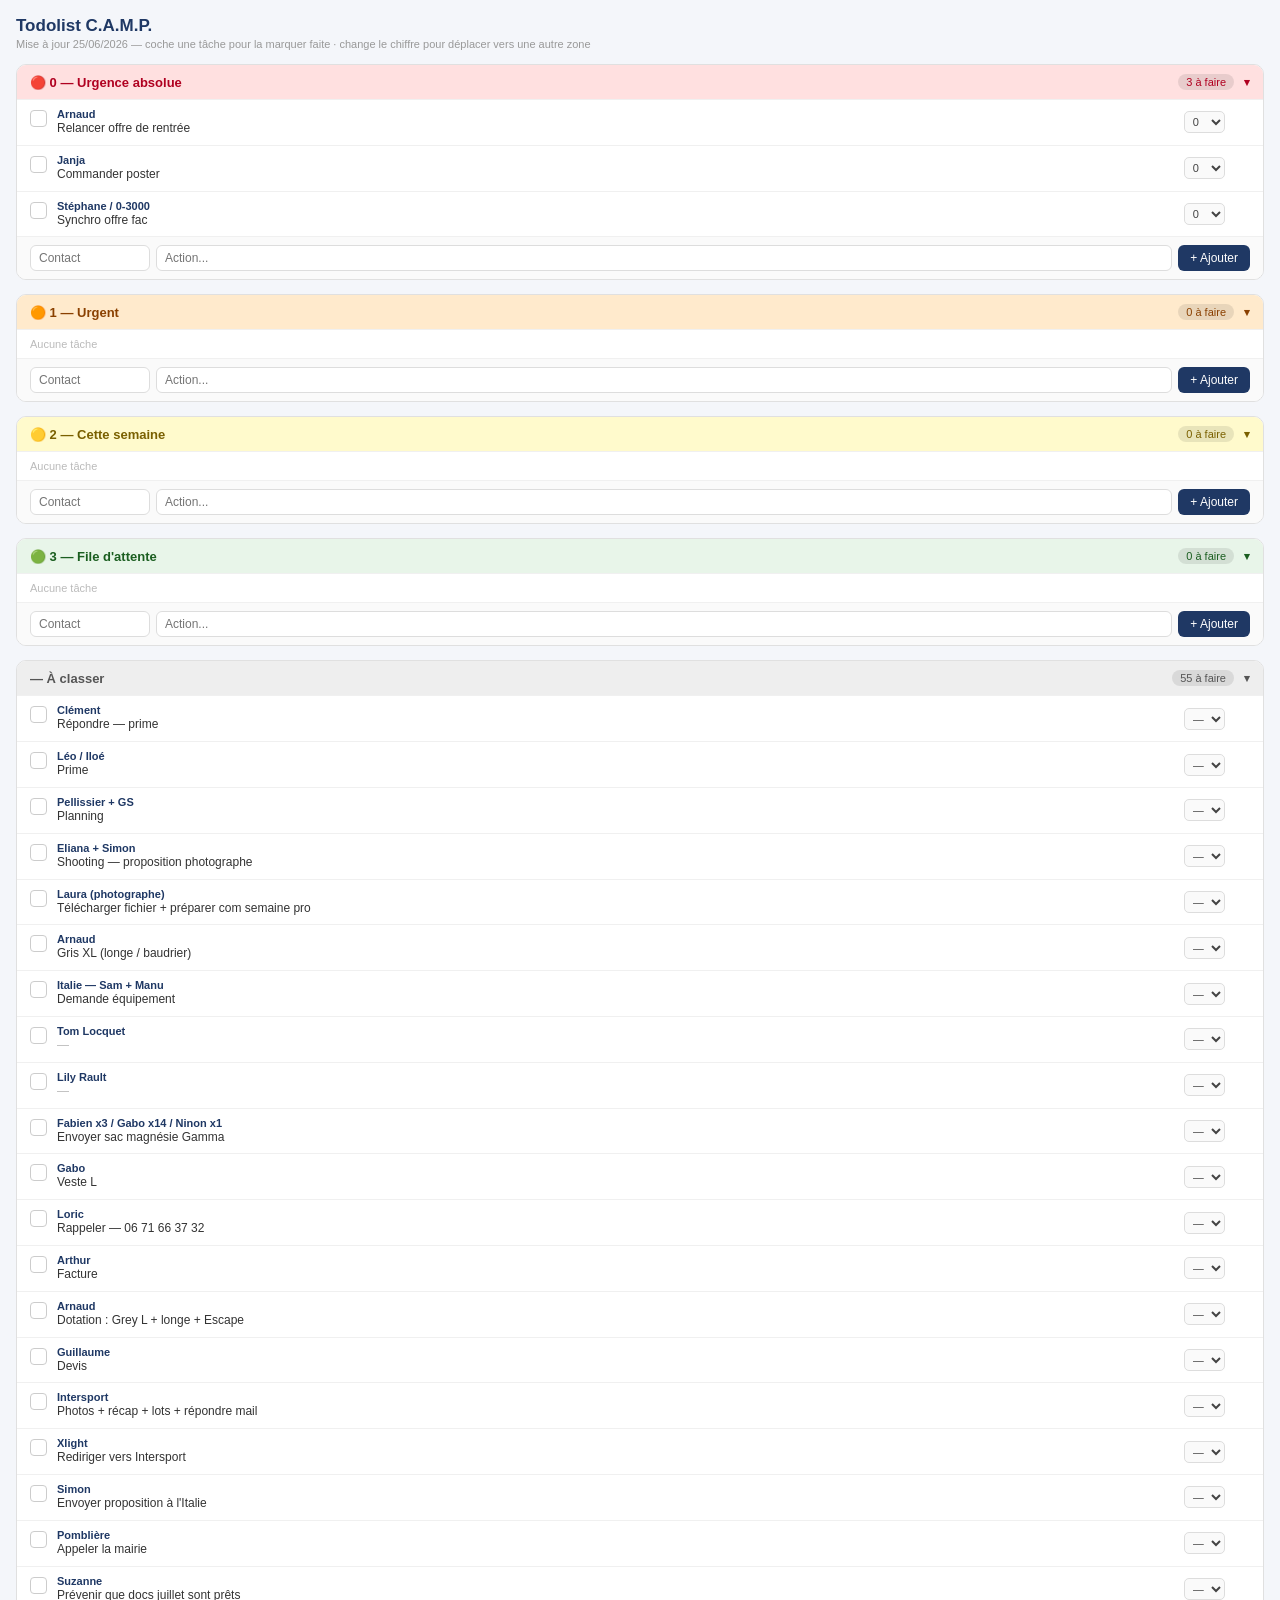
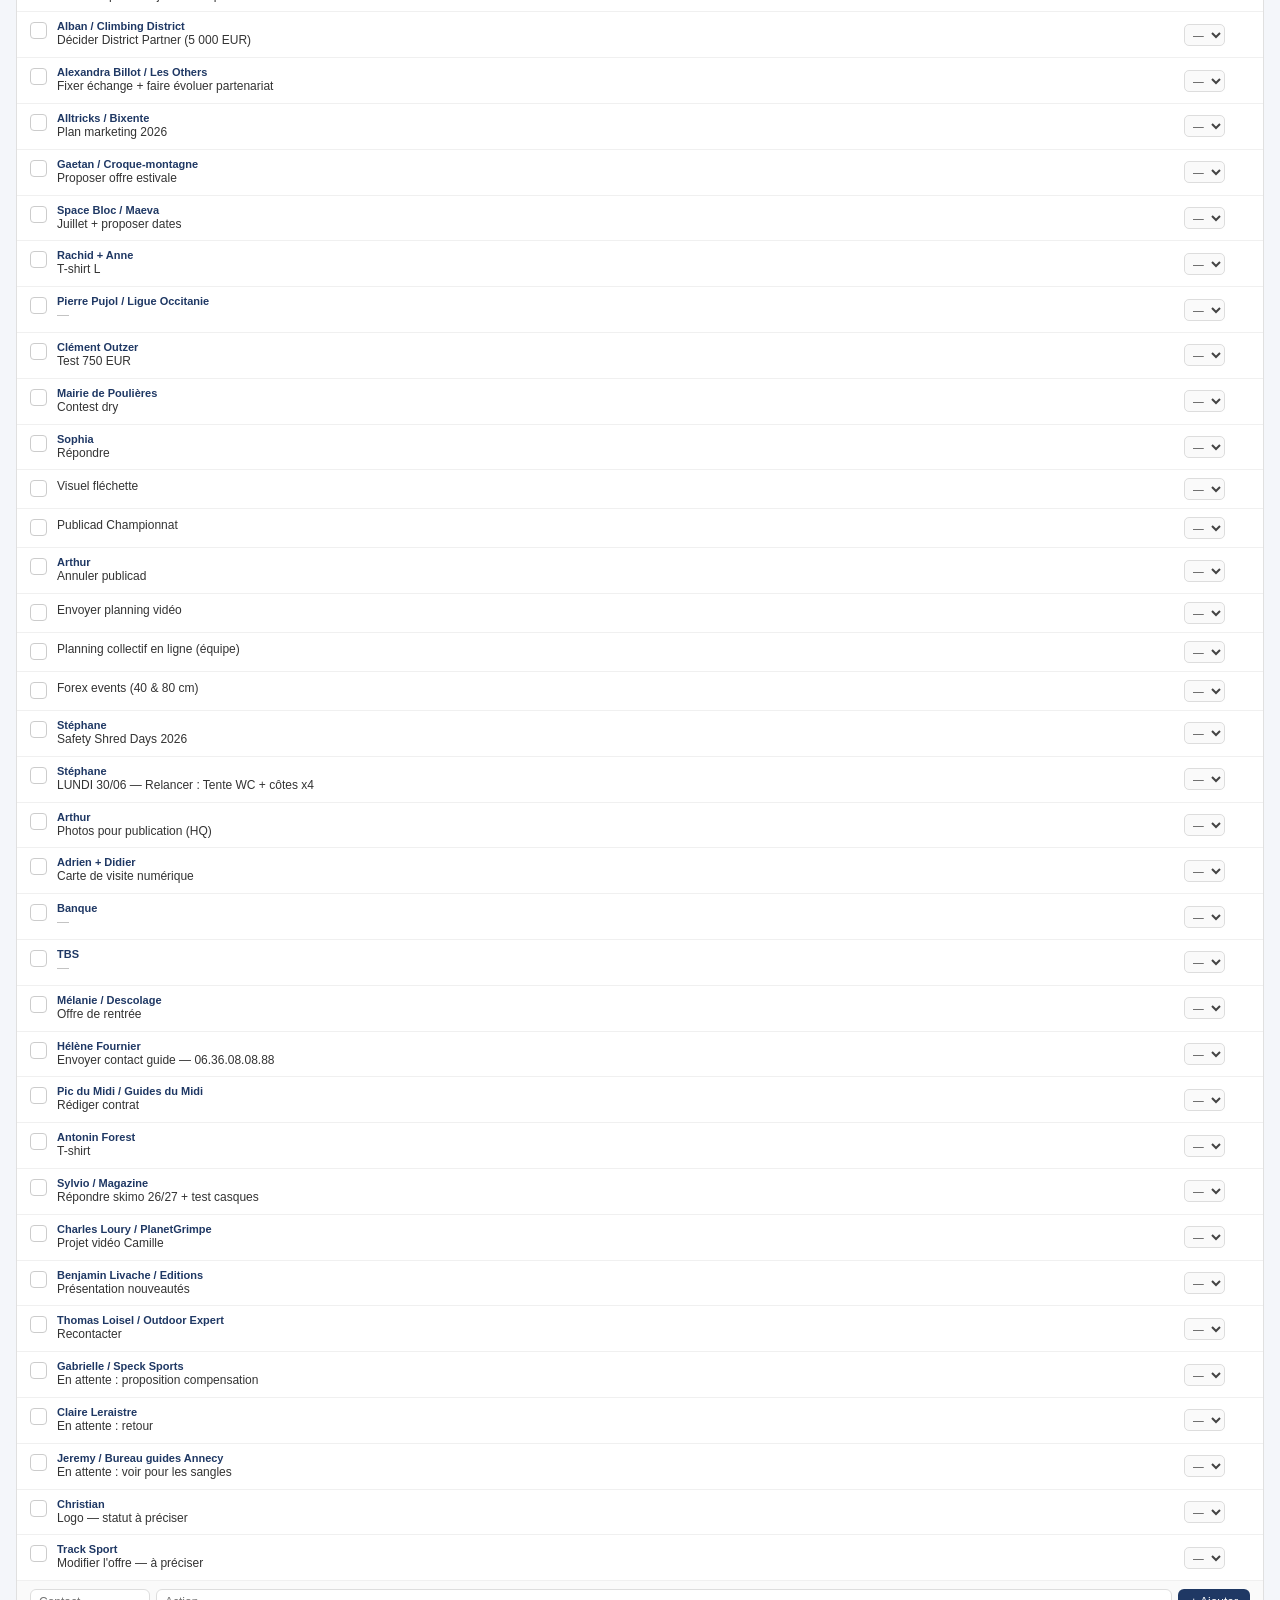
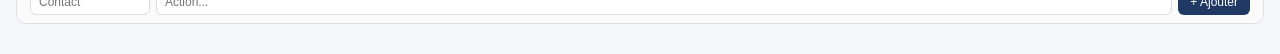
<file: versions/1782408544255.html>
<!DOCTYPE html>
<script type="application/json" id="cowork-artifact-meta">
{
  "name": "Todolist Camp",
  "schemaVersion": 1,
  "description": "Todolist interactive C.A.M.P. avec zones 0/1/2/3, cases à cocher et ajout de tâches",
  "mcpTools": [],
  "mcpServerNames": []
}
</script>
<html lang="fr">
<head>
<meta charset="UTF-8">
<meta name="viewport" content="width=device-width, initial-scale=1.0">
<title>Todolist C.A.M.P.</title>
<style>
:root { color-scheme: light; }
* { box-sizing: border-box; margin: 0; padding: 0; }
body { font-family: Arial, sans-serif; background: #f4f6fa; color: #1a1a2e; padding: 16px; font-size: 14px; }
h1 { font-size: 17px; font-weight: 700; color: #1F3864; margin-bottom: 2px; }
.subtitle { font-size: 11px; color: #999; margin-bottom: 14px; }
.zone { margin-bottom: 14px; border-radius: 10px; overflow: hidden; border: 1px solid #e0e0e0; background: #fff; }
.zone-header { display: flex; align-items: center; gap: 8px; padding: 9px 13px; font-size: 13px; font-weight: 700; cursor: pointer; user-select: none; }
.zone-header .count { margin-left: auto; font-size: 11px; font-weight: 400; background: rgba(0,0,0,0.09); border-radius: 20px; padding: 2px 8px; }
.zone-0 .zone-header { background: #ffe0e0; color: #b00020; }
.zone-1 .zone-header { background: #ffeacc; color: #8a4000; }
.zone-2 .zone-header { background: #fffacc; color: #7a6000; }
.zone-3 .zone-header { background: #e8f5e9; color: #1b5e20; }
.zone-u .zone-header { background: #eeeeee; color: #555; }
.task { display: flex; align-items: flex-start; gap: 10px; padding: 8px 13px; border-top: 0.5px solid #f0f0f0; }
.task:hover { background: #fafbfd; }
.task.done .task-contact, .task.done .task-text { text-decoration: line-through; opacity: 0.4; }
.check { width: 17px; height: 17px; min-width: 17px; border: 1.5px solid #ccc; border-radius: 4px; cursor: pointer; display: flex; align-items: center; justify-content: center; margin-top: 2px; }
.check.on { background: #1F3864; border-color: #1F3864; }
.check.on::after { content: '✓'; color: #fff; font-size: 10px; font-weight: 800; }
.task-body { flex: 1; min-width: 0; }
.task-contact { font-size: 11px; font-weight: 700; color: #1F3864; }
.task-text { font-size: 12px; color: #333; line-height: 1.4; }
.task-text em { color: #bbb; font-style: normal; }
.prio-sel { font-size: 11px; border: 1px solid #ddd; border-radius: 5px; padding: 3px 4px; color: #444; background: #fafafa; cursor: pointer; align-self: center; }
.del-btn { font-size: 16px; color: #ddd; cursor: pointer; padding: 0 3px; align-self: center; line-height: 1; visibility: hidden; }
.task:hover .del-btn { visibility: visible; }
.del-btn:hover { color: #e53935; }
.add-bar { display: flex; gap: 6px; padding: 8px 13px; border-top: 1px solid #f0f0f0; background: #fafafa; }
.add-bar input { font-size: 12px; border: 1px solid #ddd; border-radius: 6px; padding: 5px 8px; color: #222; background: #fff; }
.add-bar input:focus { outline: none; border-color: #1F3864; }
.inp-contact { width: 120px; }
.inp-action { flex: 1; }
.add-btn { font-size: 12px; background: #1F3864; color: #fff; border: none; border-radius: 6px; padding: 5px 12px; cursor: pointer; white-space: nowrap; }
.add-btn:hover { background: #2e5c8a; }
.done-row { font-size: 11px; color: #aaa; padding: 6px 13px; border-top: 0.5px solid #f0f0f0; display: flex; align-items: center; gap: 6px; }
.clear-btn { color: #e53935; cursor: pointer; }
.clear-btn:hover { text-decoration: underline; }
.chevron { transition: transform 0.2s; font-size: 11px; margin-left: 2px; }
.collapsed .task-list, .collapsed .add-bar, .collapsed .done-row { display: none; }
.collapsed .chevron { transform: rotate(-90deg); }
.empty-msg { padding: 8px 13px; font-size: 11px; color: #bbb; border-top: 0.5px solid #f0f0f0; }
</style>
</head>
<body>
<h1>Todolist C.A.M.P.</h1>
<p class="subtitle">Mise à jour 25/06/2026 — coche une tâche pour la marquer faite · change le chiffre pour déplacer vers une autre zone</p>
<div id="app"></div>
<script>
const KEY = 'camp_todo_v4';
const ZONES = [
  { id: 0, label: '🔴  0 — Urgence absolue', cls: 'zone-0' },
  { id: 1, label: '🟠  1 — Urgent', cls: 'zone-1' },
  { id: 2, label: '🟡  2 — Cette semaine', cls: 'zone-2' },
  { id: 3, label: '🟢  3 — File d\'attente', cls: 'zone-3' },
  { id: null, label: '—  À classer', cls: 'zone-u' },
];
const DEFAULTS = [
  {id:1,p:0,c:'Arnaud',t:'Relancer offre de rentrée',done:false},
  {id:2,p:0,c:'Janja',t:'Commander poster',done:false},
  {id:3,p:0,c:'Stéphane / 0-3000',t:'Synchro offre fac',done:false},
  {id:4,p:null,c:'Clément',t:'Répondre — prime',done:false},
  {id:5,p:null,c:'Léo / Iloé',t:'Prime',done:false},
  {id:6,p:null,c:'Pellissier + GS',t:'Planning',done:false},
  {id:7,p:null,c:'Eliana + Simon',t:'Shooting — proposition photographe',done:false},
  {id:8,p:null,c:'Laura (photographe)',t:'Télécharger fichier + préparer com semaine pro',done:false},
  {id:9,p:null,c:'Arnaud',t:'Gris XL (longe / baudrier)',done:false},
  {id:10,p:null,c:'Italie — Sam + Manu',t:'Demande équipement',done:false},
  {id:11,p:null,c:'Tom Locquet',t:'',done:false},
  {id:12,p:null,c:'Lily Rault',t:'',done:false},
  {id:13,p:null,c:'Fabien x3 / Gabo x14 / Ninon x1',t:'Envoyer sac magnésie Gamma',done:false},
  {id:14,p:null,c:'Gabo',t:'Veste L',done:false},
  {id:15,p:null,c:'Loric',t:'Rappeler — 06 71 66 37 32',done:false},
  {id:16,p:null,c:'Arthur',t:'Facture',done:false},
  {id:17,p:null,c:'Arnaud',t:'Dotation : Grey L + longe + Escape',done:false},
  {id:18,p:null,c:'Guillaume',t:'Devis',done:false},
  {id:19,p:null,c:'Intersport',t:'Photos + récap + lots + répondre mail',done:false},
  {id:20,p:null,c:'Xlight',t:'Rediriger vers Intersport',done:false},
  {id:21,p:null,c:'Simon',t:"Envoyer proposition à l'Italie",done:false},
  {id:22,p:null,c:'Pomblière',t:'Appeler la mairie',done:false},
  {id:23,p:null,c:'Suzanne',t:'Prévenir que docs juillet sont prêts',done:false},
  {id:24,p:null,c:'Alban / Climbing District',t:'Décider District Partner (5 000 EUR)',done:false},
  {id:25,p:null,c:'Alexandra Billot / Les Others',t:'Fixer échange + faire évoluer partenariat',done:false},
  {id:26,p:null,c:'Alltricks / Bixente',t:'Plan marketing 2026',done:false},
  {id:27,p:null,c:'Gaetan / Croque-montagne',t:'Proposer offre estivale',done:false},
  {id:28,p:null,c:'Space Bloc / Maeva',t:'Juillet + proposer dates',done:false},
  {id:29,p:null,c:'Rachid + Anne',t:'T-shirt L',done:false},
  {id:30,p:null,c:'Pierre Pujol / Ligue Occitanie',t:'',done:false},
  {id:31,p:null,c:'Clément Outzer',t:'Test 750 EUR',done:false},
  {id:32,p:null,c:'Mairie de Poulières',t:'Contest dry',done:false},
  {id:33,p:null,c:'Sophia',t:'Répondre',done:false},
  {id:34,p:null,c:'',t:'Visuel fléchette',done:false},
  {id:35,p:null,c:'',t:'Publicad Championnat',done:false},
  {id:36,p:null,c:'Arthur',t:'Annuler publicad',done:false},
  {id:37,p:null,c:'',t:'Envoyer planning vidéo',done:false},
  {id:38,p:null,c:'',t:'Planning collectif en ligne (équipe)',done:false},
  {id:39,p:null,c:'',t:'Forex events (40 & 80 cm)',done:false},
  {id:40,p:null,c:'Stéphane',t:'Safety Shred Days 2026',done:false},
  {id:41,p:null,c:'Stéphane',t:'LUNDI 30/06 — Relancer : Tente WC + côtes x4',done:false},
  {id:42,p:null,c:'Arthur',t:'Photos pour publication (HQ)',done:false},
  {id:43,p:null,c:'Adrien + Didier',t:'Carte de visite numérique',done:false},
  {id:44,p:null,c:'Banque',t:'',done:false},
  {id:45,p:null,c:'TBS',t:'',done:false},
  {id:46,p:null,c:'Mélanie / Descolage',t:'Offre de rentrée',done:false},
  {id:47,p:null,c:'Hélène Fournier',t:'Envoyer contact guide — 06.36.08.08.88',done:false},
  {id:48,p:null,c:'Pic du Midi / Guides du Midi',t:'Rédiger contrat',done:false},
  {id:49,p:null,c:'Antonin Forest',t:'T-shirt',done:false},
  {id:50,p:null,c:'Sylvio / Magazine',t:'Répondre skimo 26/27 + test casques',done:false},
  {id:51,p:null,c:'Charles Loury / PlanetGrimpe',t:'Projet vidéo Camille',done:false},
  {id:52,p:null,c:'Benjamin Livache / Editions',t:'Présentation nouveautés',done:false},
  {id:53,p:null,c:'Thomas Loisel / Outdoor Expert',t:'Recontacter',done:false},
  {id:54,p:null,c:'Gabrielle / Speck Sports',t:'En attente : proposition compensation',done:false},
  {id:55,p:null,c:'Claire Leraistre',t:'En attente : retour',done:false},
  {id:56,p:null,c:'Jeremy / Bureau guides Annecy',t:'En attente : voir pour les sangles',done:false},
  {id:57,p:null,c:'Christian',t:'Logo — statut à préciser',done:false},
  {id:58,p:null,c:'Track Sport',t:"Modifier l'offre — à préciser",done:false},
];

let nid = 200;
function loadState() {
  try { const s = localStorage.getItem(KEY); if(s) return JSON.parse(s); } catch(e){}
  return { tasks: JSON.parse(JSON.stringify(DEFAULTS)), col: {} };
}
let st = loadState();
let tasks = st.tasks;
let col = st.col || {};
function persist() { localStorage.setItem(KEY, JSON.stringify({tasks, col})); }

function render() {
  let html = '';
  ZONES.forEach(z => {
    const active = tasks.filter(t => t.p === z.id && !t.done);
    const done = tasks.filter(t => t.p === z.id && t.done);
    const zkey = String(z.id);
    const isCol = col[zkey];
    html += `<div class="zone ${z.cls}${isCol?' collapsed':''}">`;
    html += `<div class="zone-header" onclick="toggleCol('${zkey}')">
      <span>${z.label}</span>
      <span class="count">${active.length} à faire</span>
      <span class="chevron">▾</span>
    </div>`;
    html += `<div class="task-list">`;
    if (!active.length) html += `<div class="empty-msg">Aucune tâche</div>`;
    active.forEach(t => { html += tHtml(t); });
    html += `</div>`;
    const zid = z.id === null ? 'null' : z.id;
    html += `<div class="add-bar">
      <input class="inp-contact" type="text" placeholder="Contact" id="c-${zid}">
      <input class="inp-action" type="text" placeholder="Action..." id="a-${zid}" onkeydown="if(event.key==='Enter')addT(${zid})">
      <button class="add-btn" onclick="addT(${zid})">+ Ajouter</button>
    </div>`;
    if (done.length) {
      html += `<div class="done-row">${done.length} fait(s) <span class="clear-btn" onclick="clearDone(${zid})">Effacer</span></div>`;
    }
    html += `</div>`;
  });
  document.getElementById('app').innerHTML = html;
}

function tHtml(t) {
  const opts = `<option value="">—</option>${[0,1,2,3].map(p=>`<option value="${p}"${t.p===p?' selected':''}>${p}</option>`).join('')}`;
  const contact = t.c ? `<div class="task-contact">${esc(t.c)}</div>` : '';
  const text = t.t ? `<div class="task-text">${esc(t.t)}</div>` : `<div class="task-text"><em>—</em></div>`;
  return `<div class="task${t.done?' done':''}">
    <div class="check${t.done?' on':''}" onclick="togDone(${t.id})"></div>
    <div class="task-body">${contact}${text}</div>
    <select class="prio-sel" onchange="chPrio(${t.id},this.value)">${opts}</select>
    <span class="del-btn" onclick="delT(${t.id})">×</span>
  </div>`;
}

function esc(s) { return s.replace(/&/g,'&amp;').replace(/</g,'&lt;').replace(/>/g,'&gt;'); }

function togDone(id) {
  tasks = tasks.map(t => t.id===id ? {...t, done:!t.done} : t);
  persist(); render();
}
function chPrio(id, val) {
  const p = val==='' ? null : parseInt(val);
  tasks = tasks.map(t => t.id===id ? {...t, p} : t);
  persist(); render();
}
function delT(id) {
  tasks = tasks.filter(t => t.id!==id);
  persist(); render();
}
function addT(zid) {
  const p = zid==='null'||zid===null ? null : parseInt(zid);
  const cEl = document.getElementById(`c-${zid}`);
  const aEl = document.getElementById(`a-${zid}`);
  const c = cEl ? cEl.value.trim() : '';
  const a = aEl ? aEl.value.trim() : '';
  if (!c && !a) return;
  tasks.push({id:nid++, p, c, t:a, done:false});
  persist(); render();
}
function clearDone(zid) {
  const p = zid==='null'||zid===null ? null : parseInt(zid);
  tasks = tasks.filter(t => !(t.p===p && t.done));
  persist(); render();
}
function toggleCol(zkey) {
  col[zkey] = !col[zkey];
  persist(); render();
}
render();
</script>
</body>
</html>
</file>
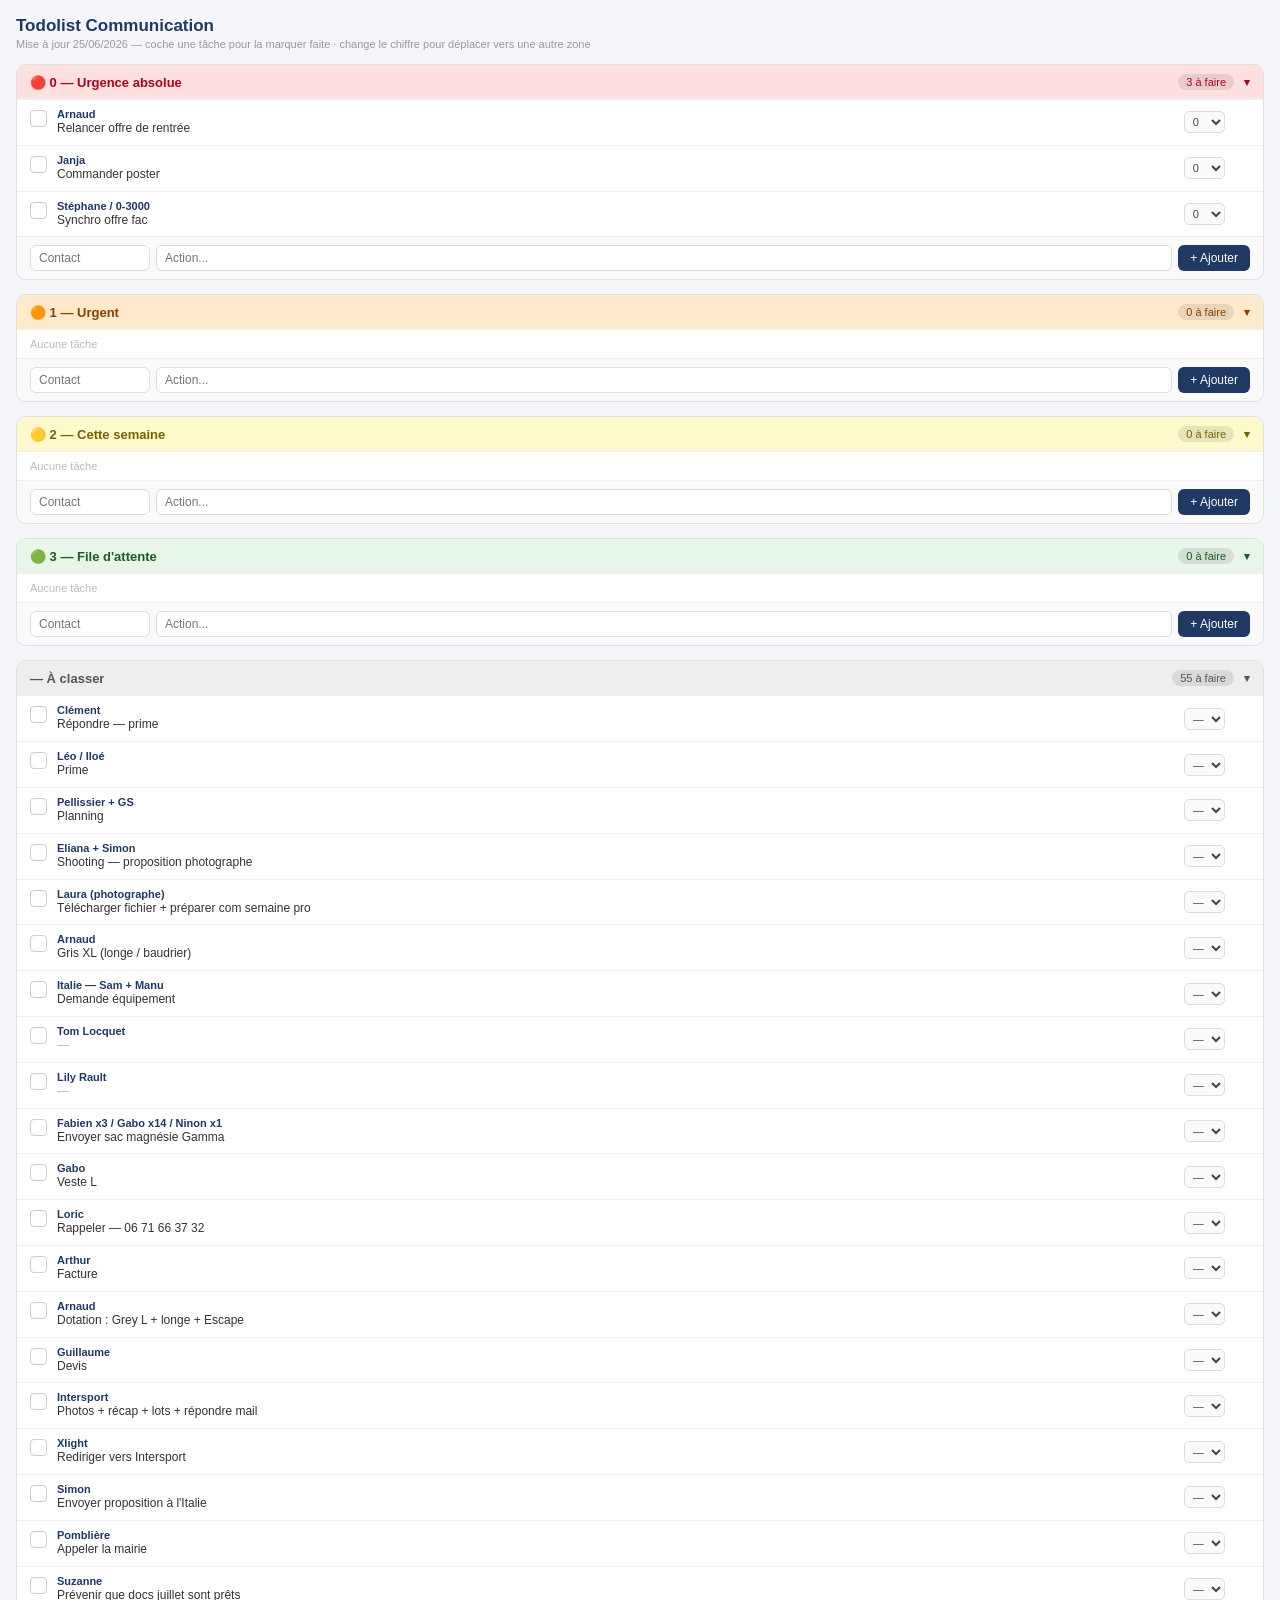
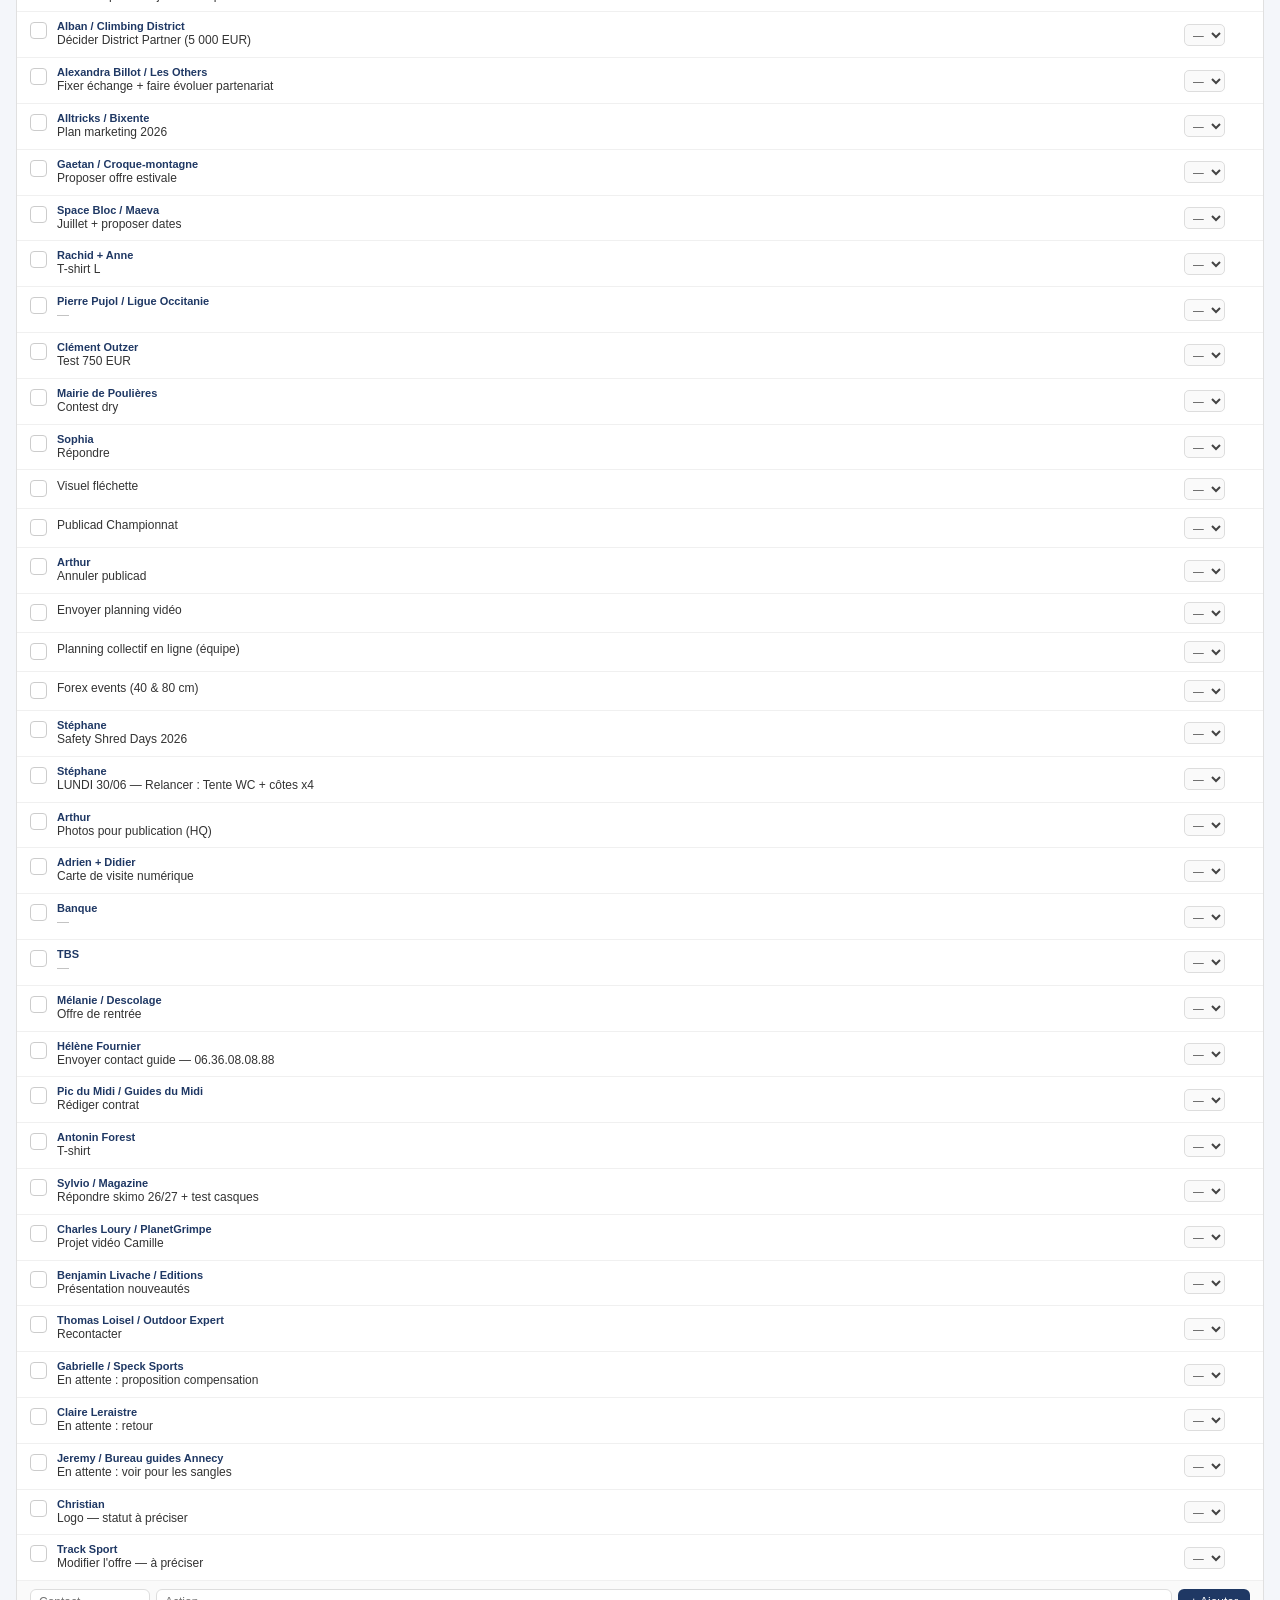
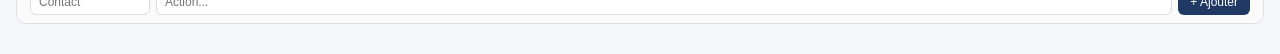
<file: versions/1782409097256.html>
<!DOCTYPE html>
<script type="application/json" id="cowork-artifact-meta">
{
  "name": "Todolist Camp",
  "schemaVersion": 1,
  "description": "Todolist interactive C.A.M.P. avec zones 0/1/2/3, cases à cocher et ajout de tâches",
  "mcpTools": [],
  "mcpServerNames": []
}
</script>
<html lang="fr">
<head>
<meta charset="UTF-8">
<meta name="viewport" content="width=device-width, initial-scale=1.0">
<title>Todolist Communication</title>
<style>
:root { color-scheme: light; }
* { box-sizing: border-box; margin: 0; padding: 0; }
body { font-family: Arial, sans-serif; background: #f4f6fa; color: #1a1a2e; padding: 16px; font-size: 14px; }
h1 { font-size: 17px; font-weight: 700; color: #1F3864; margin-bottom: 2px; }
.subtitle { font-size: 11px; color: #999; margin-bottom: 14px; }
.zone { margin-bottom: 14px; border-radius: 10px; overflow: hidden; border: 1px solid #e0e0e0; background: #fff; }
.zone-header { display: flex; align-items: center; gap: 8px; padding: 9px 13px; font-size: 13px; font-weight: 700; cursor: pointer; user-select: none; }
.zone-header .count { margin-left: auto; font-size: 11px; font-weight: 400; background: rgba(0,0,0,0.09); border-radius: 20px; padding: 2px 8px; }
.zone-0 .zone-header { background: #ffe0e0; color: #b00020; }
.zone-1 .zone-header { background: #ffeacc; color: #8a4000; }
.zone-2 .zone-header { background: #fffacc; color: #7a6000; }
.zone-3 .zone-header { background: #e8f5e9; color: #1b5e20; }
.zone-u .zone-header { background: #eeeeee; color: #555; }
.task { display: flex; align-items: flex-start; gap: 10px; padding: 8px 13px; border-top: 0.5px solid #f0f0f0; }
.task:hover { background: #fafbfd; }
.task.done .task-contact, .task.done .task-text { text-decoration: line-through; opacity: 0.4; }
.check { width: 17px; height: 17px; min-width: 17px; border: 1.5px solid #ccc; border-radius: 4px; cursor: pointer; display: flex; align-items: center; justify-content: center; margin-top: 2px; }
.check.on { background: #1F3864; border-color: #1F3864; }
.check.on::after { content: '✓'; color: #fff; font-size: 10px; font-weight: 800; }
.task-body { flex: 1; min-width: 0; }
.task-contact { font-size: 11px; font-weight: 700; color: #1F3864; }
.task-text { font-size: 12px; color: #333; line-height: 1.4; }
.task-text em { color: #bbb; font-style: normal; }
.prio-sel { font-size: 11px; border: 1px solid #ddd; border-radius: 5px; padding: 3px 4px; color: #444; background: #fafafa; cursor: pointer; align-self: center; }
.del-btn { font-size: 16px; color: #ddd; cursor: pointer; padding: 0 3px; align-self: center; line-height: 1; visibility: hidden; }
.task:hover .del-btn { visibility: visible; }
.del-btn:hover { color: #e53935; }
.add-bar { display: flex; gap: 6px; padding: 8px 13px; border-top: 1px solid #f0f0f0; background: #fafafa; }
.add-bar input { font-size: 12px; border: 1px solid #ddd; border-radius: 6px; padding: 5px 8px; color: #222; background: #fff; }
.add-bar input:focus { outline: none; border-color: #1F3864; }
.inp-contact { width: 120px; }
.inp-action { flex: 1; }
.add-btn { font-size: 12px; background: #1F3864; color: #fff; border: none; border-radius: 6px; padding: 5px 12px; cursor: pointer; white-space: nowrap; }
.add-btn:hover { background: #2e5c8a; }
.done-row { font-size: 11px; color: #aaa; padding: 6px 13px; border-top: 0.5px solid #f0f0f0; display: flex; align-items: center; gap: 6px; }
.clear-btn { color: #e53935; cursor: pointer; }
.clear-btn:hover { text-decoration: underline; }
.chevron { transition: transform 0.2s; font-size: 11px; margin-left: 2px; }
.collapsed .task-list, .collapsed .add-bar, .collapsed .done-row { display: none; }
.collapsed .chevron { transform: rotate(-90deg); }
.empty-msg { padding: 8px 13px; font-size: 11px; color: #bbb; border-top: 0.5px solid #f0f0f0; }
</style>
</head>
<body>
<h1>Todolist Communication</h1>
<p class="subtitle">Mise à jour 25/06/2026 — coche une tâche pour la marquer faite · change le chiffre pour déplacer vers une autre zone</p>
<div id="app"></div>
<script>
const KEY = 'camp_todo_v4';
const ZONES = [
  { id: 0, label: '🔴  0 — Urgence absolue', cls: 'zone-0' },
  { id: 1, label: '🟠  1 — Urgent', cls: 'zone-1' },
  { id: 2, label: '🟡  2 — Cette semaine', cls: 'zone-2' },
  { id: 3, label: '🟢  3 — File d\'attente', cls: 'zone-3' },
  { id: null, label: '—  À classer', cls: 'zone-u' },
];
const DEFAULTS = [
  {id:1,p:0,c:'Arnaud',t:'Relancer offre de rentrée',done:false},
  {id:2,p:0,c:'Janja',t:'Commander poster',done:false},
  {id:3,p:0,c:'Stéphane / 0-3000',t:'Synchro offre fac',done:false},
  {id:4,p:null,c:'Clément',t:'Répondre — prime',done:false},
  {id:5,p:null,c:'Léo / Iloé',t:'Prime',done:false},
  {id:6,p:null,c:'Pellissier + GS',t:'Planning',done:false},
  {id:7,p:null,c:'Eliana + Simon',t:'Shooting — proposition photographe',done:false},
  {id:8,p:null,c:'Laura (photographe)',t:'Télécharger fichier + préparer com semaine pro',done:false},
  {id:9,p:null,c:'Arnaud',t:'Gris XL (longe / baudrier)',done:false},
  {id:10,p:null,c:'Italie — Sam + Manu',t:'Demande équipement',done:false},
  {id:11,p:null,c:'Tom Locquet',t:'',done:false},
  {id:12,p:null,c:'Lily Rault',t:'',done:false},
  {id:13,p:null,c:'Fabien x3 / Gabo x14 / Ninon x1',t:'Envoyer sac magnésie Gamma',done:false},
  {id:14,p:null,c:'Gabo',t:'Veste L',done:false},
  {id:15,p:null,c:'Loric',t:'Rappeler — 06 71 66 37 32',done:false},
  {id:16,p:null,c:'Arthur',t:'Facture',done:false},
  {id:17,p:null,c:'Arnaud',t:'Dotation : Grey L + longe + Escape',done:false},
  {id:18,p:null,c:'Guillaume',t:'Devis',done:false},
  {id:19,p:null,c:'Intersport',t:'Photos + récap + lots + répondre mail',done:false},
  {id:20,p:null,c:'Xlight',t:'Rediriger vers Intersport',done:false},
  {id:21,p:null,c:'Simon',t:"Envoyer proposition à l'Italie",done:false},
  {id:22,p:null,c:'Pomblière',t:'Appeler la mairie',done:false},
  {id:23,p:null,c:'Suzanne',t:'Prévenir que docs juillet sont prêts',done:false},
  {id:24,p:null,c:'Alban / Climbing District',t:'Décider District Partner (5 000 EUR)',done:false},
  {id:25,p:null,c:'Alexandra Billot / Les Others',t:'Fixer échange + faire évoluer partenariat',done:false},
  {id:26,p:null,c:'Alltricks / Bixente',t:'Plan marketing 2026',done:false},
  {id:27,p:null,c:'Gaetan / Croque-montagne',t:'Proposer offre estivale',done:false},
  {id:28,p:null,c:'Space Bloc / Maeva',t:'Juillet + proposer dates',done:false},
  {id:29,p:null,c:'Rachid + Anne',t:'T-shirt L',done:false},
  {id:30,p:null,c:'Pierre Pujol / Ligue Occitanie',t:'',done:false},
  {id:31,p:null,c:'Clément Outzer',t:'Test 750 EUR',done:false},
  {id:32,p:null,c:'Mairie de Poulières',t:'Contest dry',done:false},
  {id:33,p:null,c:'Sophia',t:'Répondre',done:false},
  {id:34,p:null,c:'',t:'Visuel fléchette',done:false},
  {id:35,p:null,c:'',t:'Publicad Championnat',done:false},
  {id:36,p:null,c:'Arthur',t:'Annuler publicad',done:false},
  {id:37,p:null,c:'',t:'Envoyer planning vidéo',done:false},
  {id:38,p:null,c:'',t:'Planning collectif en ligne (équipe)',done:false},
  {id:39,p:null,c:'',t:'Forex events (40 & 80 cm)',done:false},
  {id:40,p:null,c:'Stéphane',t:'Safety Shred Days 2026',done:false},
  {id:41,p:null,c:'Stéphane',t:'LUNDI 30/06 — Relancer : Tente WC + côtes x4',done:false},
  {id:42,p:null,c:'Arthur',t:'Photos pour publication (HQ)',done:false},
  {id:43,p:null,c:'Adrien + Didier',t:'Carte de visite numérique',done:false},
  {id:44,p:null,c:'Banque',t:'',done:false},
  {id:45,p:null,c:'TBS',t:'',done:false},
  {id:46,p:null,c:'Mélanie / Descolage',t:'Offre de rentrée',done:false},
  {id:47,p:null,c:'Hélène Fournier',t:'Envoyer contact guide — 06.36.08.08.88',done:false},
  {id:48,p:null,c:'Pic du Midi / Guides du Midi',t:'Rédiger contrat',done:false},
  {id:49,p:null,c:'Antonin Forest',t:'T-shirt',done:false},
  {id:50,p:null,c:'Sylvio / Magazine',t:'Répondre skimo 26/27 + test casques',done:false},
  {id:51,p:null,c:'Charles Loury / PlanetGrimpe',t:'Projet vidéo Camille',done:false},
  {id:52,p:null,c:'Benjamin Livache / Editions',t:'Présentation nouveautés',done:false},
  {id:53,p:null,c:'Thomas Loisel / Outdoor Expert',t:'Recontacter',done:false},
  {id:54,p:null,c:'Gabrielle / Speck Sports',t:'En attente : proposition compensation',done:false},
  {id:55,p:null,c:'Claire Leraistre',t:'En attente : retour',done:false},
  {id:56,p:null,c:'Jeremy / Bureau guides Annecy',t:'En attente : voir pour les sangles',done:false},
  {id:57,p:null,c:'Christian',t:'Logo — statut à préciser',done:false},
  {id:58,p:null,c:'Track Sport',t:"Modifier l'offre — à préciser",done:false},
];

let nid = 200;
function loadState() {
  try { const s = localStorage.getItem(KEY); if(s) return JSON.parse(s); } catch(e){}
  return { tasks: JSON.parse(JSON.stringify(DEFAULTS)), col: {} };
}
let st = loadState();
let tasks = st.tasks;
let col = st.col || {};
function persist() { localStorage.setItem(KEY, JSON.stringify({tasks, col})); }

function render() {
  let html = '';
  ZONES.forEach(z => {
    const active = tasks.filter(t => t.p === z.id && !t.done);
    const done = tasks.filter(t => t.p === z.id && t.done);
    const zkey = String(z.id);
    const isCol = col[zkey];
    html += `<div class="zone ${z.cls}${isCol?' collapsed':''}">`;
    html += `<div class="zone-header" onclick="toggleCol('${zkey}')">
      <span>${z.label}</span>
      <span class="count">${active.length} à faire</span>
      <span class="chevron">▾</span>
    </div>`;
    html += `<div class="task-list">`;
    if (!active.length) html += `<div class="empty-msg">Aucune tâche</div>`;
    active.forEach(t => { html += tHtml(t); });
    html += `</div>`;
    const zid = z.id === null ? 'null' : z.id;
    html += `<div class="add-bar">
      <input class="inp-contact" type="text" placeholder="Contact" id="c-${zid}">
      <input class="inp-action" type="text" placeholder="Action..." id="a-${zid}" onkeydown="if(event.key==='Enter')addT(${zid})">
      <button class="add-btn" onclick="addT(${zid})">+ Ajouter</button>
    </div>`;
    if (done.length) {
      html += `<div class="done-row">${done.length} fait(s) <span class="clear-btn" onclick="clearDone(${zid})">Effacer</span></div>`;
    }
    html += `</div>`;
  });
  document.getElementById('app').innerHTML = html;
}

function tHtml(t) {
  const opts = `<option value="">—</option>${[0,1,2,3].map(p=>`<option value="${p}"${t.p===p?' selected':''}>${p}</option>`).join('')}`;
  const contact = t.c ? `<div class="task-contact">${esc(t.c)}</div>` : '';
  const text = t.t ? `<div class="task-text">${esc(t.t)}</div>` : `<div class="task-text"><em>—</em></div>`;
  return `<div class="task${t.done?' done':''}">
    <div class="check${t.done?' on':''}" onclick="togDone(${t.id})"></div>
    <div class="task-body">${contact}${text}</div>
    <select class="prio-sel" onchange="chPrio(${t.id},this.value)">${opts}</select>
    <span class="del-btn" onclick="delT(${t.id})">×</span>
  </div>`;
}

function esc(s) { return s.replace(/&/g,'&amp;').replace(/</g,'&lt;').replace(/>/g,'&gt;'); }

function togDone(id) {
  tasks = tasks.map(t => t.id===id ? {...t, done:!t.done} : t);
  persist(); render();
}
function chPrio(id, val) {
  const p = val==='' ? null : parseInt(val);
  tasks = tasks.map(t => t.id===id ? {...t, p} : t);
  persist(); render();
}
function delT(id) {
  tasks = tasks.filter(t => t.id!==id);
  persist(); render();
}
function addT(zid) {
  const p = zid==='null'||zid===null ? null : parseInt(zid);
  const cEl = document.getElementById(`c-${zid}`);
  const aEl = document.getElementById(`a-${zid}`);
  const c = cEl ? cEl.value.trim() : '';
  const a = aEl ? aEl.value.trim() : '';
  if (!c && !a) return;
  tasks.push({id:nid++, p, c, t:a, done:false});
  persist(); render();
}
function clearDone(zid) {
  const p = zid==='null'||zid===null ? null : parseInt(zid);
  tasks = tasks.filter(t => !(t.p===p && t.done));
  persist(); render();
}
function toggleCol(zkey) {
  col[zkey] = !col[zkey];
  persist(); render();
}
render();
</script>
</body>
</html>
</file>
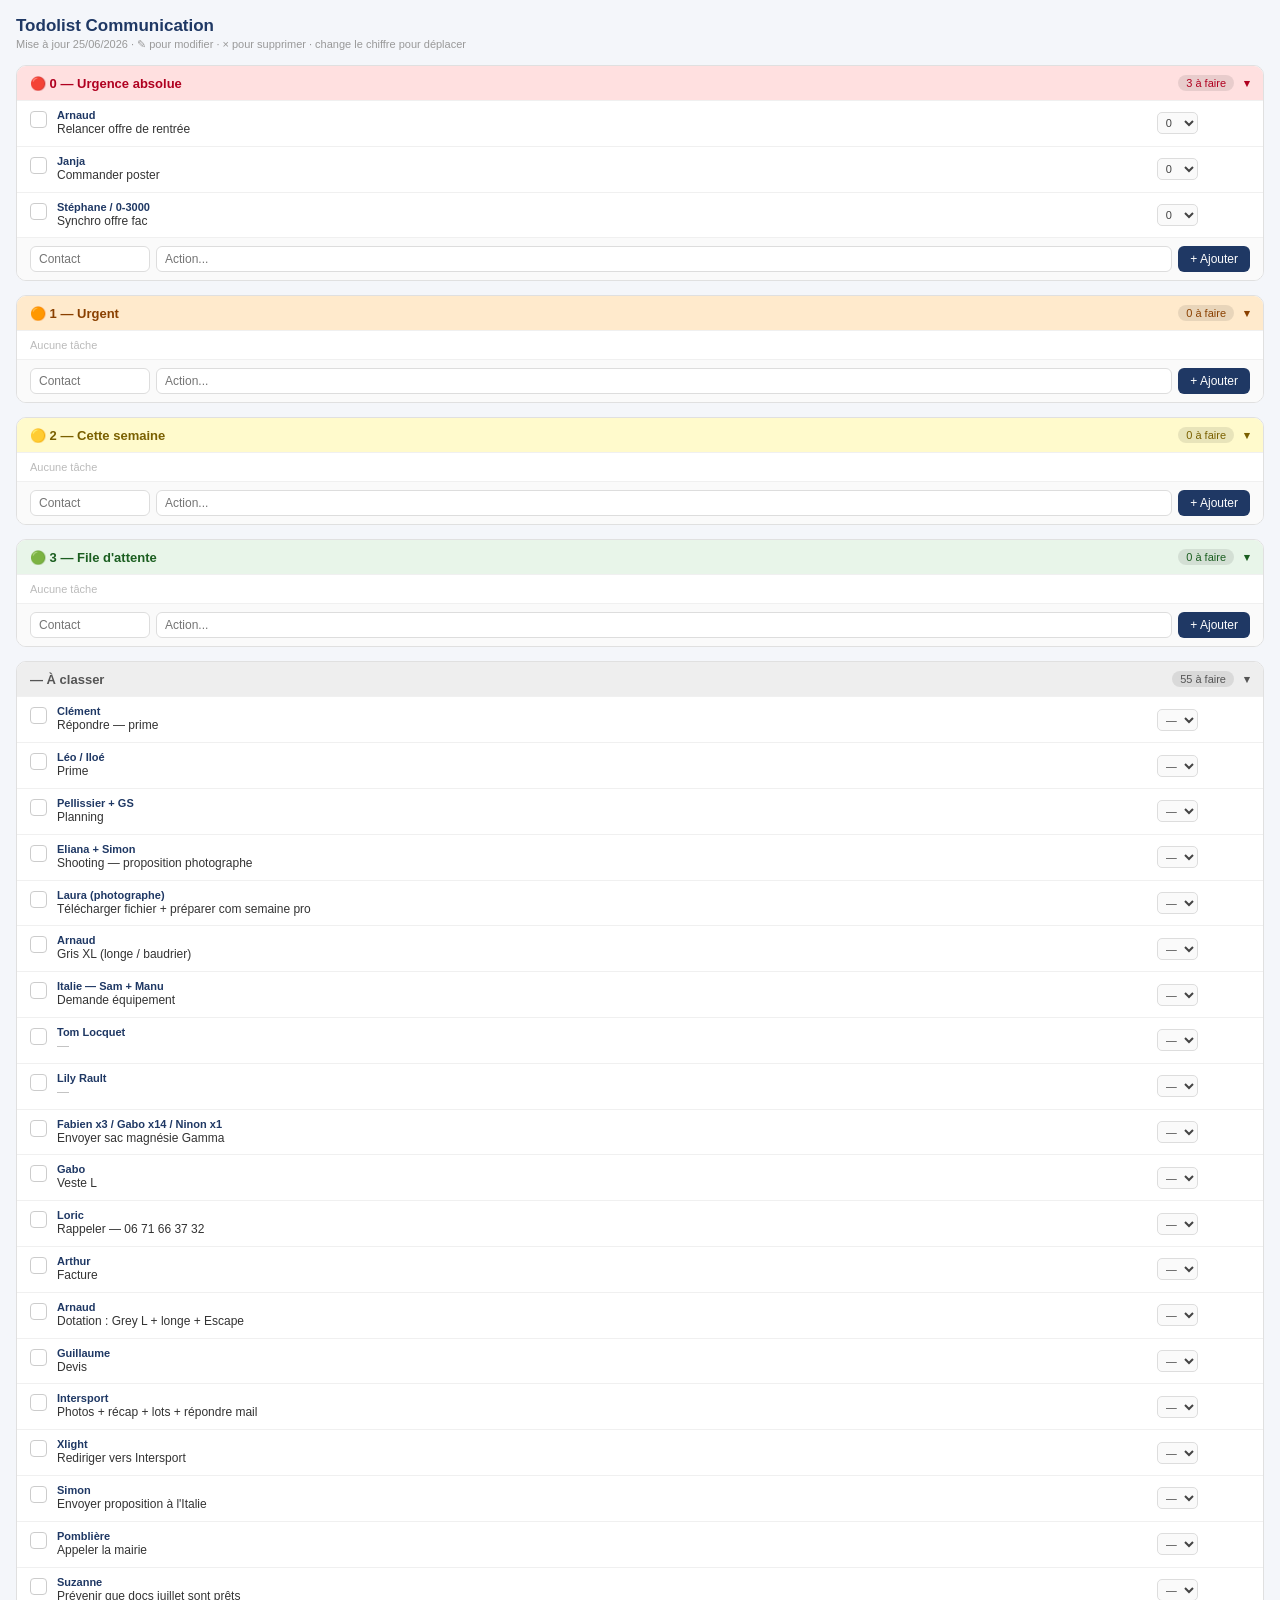
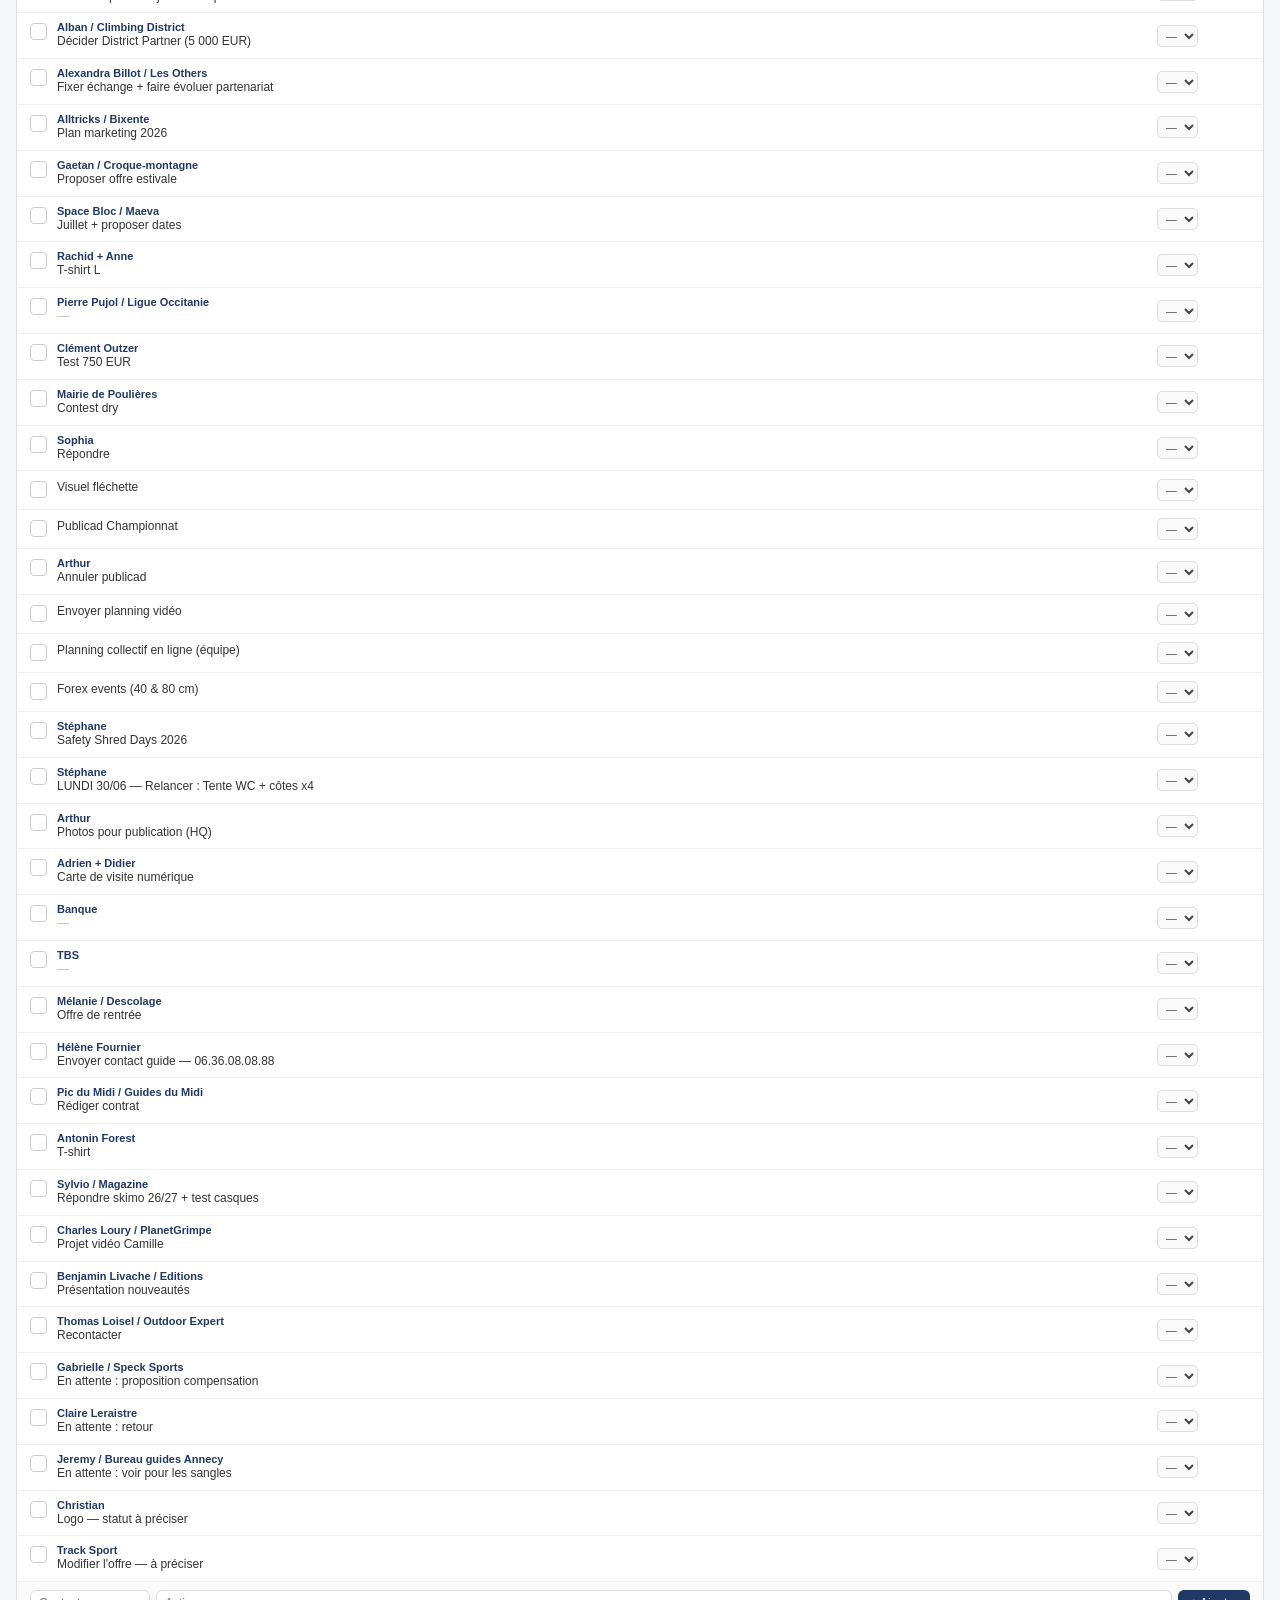
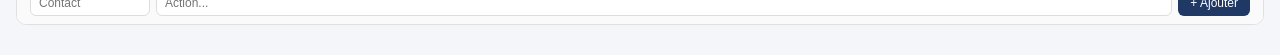
<file: versions/1782409588301.html>
<!DOCTYPE html>
<script type="application/json" id="cowork-artifact-meta">
{
  "name": "Todolist Camp",
  "schemaVersion": 1,
  "description": "Todolist interactive C.A.M.P. avec zones 0/1/2/3, cases à cocher et ajout de tâches",
  "mcpTools": [],
  "mcpServerNames": []
}
</script>
<html lang="fr">
<head>
<meta charset="UTF-8">
<meta name="viewport" content="width=device-width, initial-scale=1.0">
<title>Todolist Communication</title>
<style>
:root { color-scheme: light; }
* { box-sizing: border-box; margin: 0; padding: 0; }
body { font-family: Arial, sans-serif; background: #f4f6fa; color: #1a1a2e; padding: 16px; font-size: 14px; }
h1 { font-size: 17px; font-weight: 700; color: #1F3864; margin-bottom: 2px; }
.subtitle { font-size: 11px; color: #999; margin-bottom: 14px; }
.zone { margin-bottom: 14px; border-radius: 10px; overflow: hidden; border: 1px solid #e0e0e0; background: #fff; }
.zone-header { display: flex; align-items: center; gap: 8px; padding: 9px 13px; font-size: 13px; font-weight: 700; cursor: pointer; user-select: none; }
.zone-header .count { margin-left: auto; font-size: 11px; font-weight: 400; background: rgba(0,0,0,0.09); border-radius: 20px; padding: 2px 8px; }
.zone-0 .zone-header { background: #ffe0e0; color: #b00020; }
.zone-1 .zone-header { background: #ffeacc; color: #8a4000; }
.zone-2 .zone-header { background: #fffacc; color: #7a6000; }
.zone-3 .zone-header { background: #e8f5e9; color: #1b5e20; }
.zone-u .zone-header { background: #eeeeee; color: #555; }
.zone-done-all .zone-header { background: #e8eaf6; color: #3949ab; }
.task { display: flex; align-items: flex-start; gap: 10px; padding: 8px 13px; border-top: 0.5px solid #f0f0f0; }
.task:hover { background: #fafbfd; }
.task-body { flex: 1; min-width: 0; }
.task-contact { font-size: 11px; font-weight: 700; color: #1F3864; }
.task-text { font-size: 12px; color: #333; line-height: 1.4; }
.task-text em { color: #bbb; font-style: normal; }
.check { width: 17px; height: 17px; min-width: 17px; border: 1.5px solid #ccc; border-radius: 4px; cursor: pointer; display: flex; align-items: center; justify-content: center; margin-top: 2px; flex-shrink: 0; }
.check.on { background: #1F3864; border-color: #1F3864; }
.check.on::after { content: '✓'; color: #fff; font-size: 10px; font-weight: 800; }
.prio-sel { font-size: 11px; border: 1px solid #ddd; border-radius: 5px; padding: 3px 4px; color: #444; background: #fafafa; cursor: pointer; align-self: center; flex-shrink: 0; }
.edit-btn { font-size: 13px; color: #bbb; cursor: pointer; padding: 0 3px; align-self: center; line-height: 1; visibility: hidden; flex-shrink: 0; }
.del-btn { font-size: 16px; color: #ddd; cursor: pointer; padding: 0 3px; align-self: center; line-height: 1; visibility: hidden; flex-shrink: 0; }
.task:hover .del-btn, .task:hover .edit-btn { visibility: visible; }
.del-btn:hover { color: #e53935; }
.edit-btn:hover { color: #1F3864; }
.task.done-task .task-contact, .task.done-task .task-text { text-decoration: line-through; opacity: 0.45; }
.add-bar { display: flex; gap: 6px; padding: 8px 13px; border-top: 1px solid #f0f0f0; background: #fafafa; }
.add-bar input { font-size: 12px; border: 1px solid #ddd; border-radius: 6px; padding: 5px 8px; color: #222; background: #fff; }
.add-bar input:focus { outline: none; border-color: #1F3864; }
.inp-contact { width: 120px; }
.inp-action { flex: 1; }
.add-btn { font-size: 12px; background: #1F3864; color: #fff; border: none; border-radius: 6px; padding: 5px 12px; cursor: pointer; white-space: nowrap; }
.add-btn:hover { background: #2e5c8a; }
.done-section { border-top: 0.5px solid #f0f0f0; }
.done-toggle { font-size: 11px; color: #888; padding: 7px 13px; cursor: pointer; display: flex; align-items: center; gap: 6px; }
.done-toggle:hover { color: #555; }
.done-toggle .dchev { font-size: 10px; transition: transform 0.2s; }
.done-toggle .dchev.open { transform: rotate(90deg); }
.done-list { display: none; }
.done-list.visible { display: block; }
.done-footer { display: flex; align-items: center; justify-content: flex-end; padding: 5px 13px; border-top: 0.5px solid #f0f0f0; }
.clear-btn { font-size: 11px; color: #e53935; cursor: pointer; }
.clear-btn:hover { text-decoration: underline; }
.empty-msg { padding: 8px 13px; font-size: 11px; color: #bbb; border-top: 0.5px solid #f0f0f0; }
.chevron { transition: transform 0.2s; font-size: 11px; margin-left: 2px; }
.collapsed .task-list, .collapsed .add-bar, .collapsed .done-section { display: none; }
.collapsed .chevron { transform: rotate(-90deg); }
.edit-overlay { position: fixed; top: 0; left: 0; right: 0; bottom: 0; background: rgba(0,0,0,0.3); display: flex; align-items: center; justify-content: center; z-index: 1000; }
.edit-modal { background: #fff; border-radius: 12px; padding: 20px; width: 320px; box-shadow: 0 4px 24px rgba(0,0,0,0.15); }
.edit-modal h3 { font-size: 13px; font-weight: 700; color: #1F3864; margin-bottom: 12px; }
.edit-modal label { font-size: 11px; color: #666; display: block; margin-bottom: 3px; margin-top: 10px; }
.edit-modal input { width: 100%; font-size: 13px; border: 1px solid #ddd; border-radius: 6px; padding: 7px 9px; color: #222; }
.edit-modal input:focus { outline: none; border-color: #1F3864; }
.edit-actions { display: flex; gap: 8px; margin-top: 16px; justify-content: flex-end; }
.btn-cancel { font-size: 12px; background: #f0f0f0; color: #555; border: none; border-radius: 6px; padding: 6px 14px; cursor: pointer; }
.btn-save { font-size: 12px; background: #1F3864; color: #fff; border: none; border-radius: 6px; padding: 6px 14px; cursor: pointer; }
</style>
</head>
<body>
<h1>Todolist Communication</h1>
<p class="subtitle">Mise à jour 25/06/2026 · ✎ pour modifier · × pour supprimer · change le chiffre pour déplacer</p>
<div id="app"></div>
<div id="edit-overlay" style="display:none"></div>
<script>
const KEY = 'camp_todo_v5';
const ZONES = [
  { id: 0, label: '🔴  0 — Urgence absolue', cls: 'zone-0' },
  { id: 1, label: '🟠  1 — Urgent', cls: 'zone-1' },
  { id: 2, label: '🟡  2 — Cette semaine', cls: 'zone-2' },
  { id: 3, label: '🟢  3 — File d\'attente', cls: 'zone-3' },
  { id: null, label: '—  À classer', cls: 'zone-u' },
];
const DEFAULTS = [
  {id:1,p:0,c:'Arnaud',t:'Relancer offre de rentrée',done:false},
  {id:2,p:0,c:'Janja',t:'Commander poster',done:false},
  {id:3,p:0,c:'Stéphane / 0-3000',t:'Synchro offre fac',done:false},
  {id:4,p:null,c:'Clément',t:'Répondre — prime',done:false},
  {id:5,p:null,c:'Léo / Iloé',t:'Prime',done:false},
  {id:6,p:null,c:'Pellissier + GS',t:'Planning',done:false},
  {id:7,p:null,c:'Eliana + Simon',t:'Shooting — proposition photographe',done:false},
  {id:8,p:null,c:'Laura (photographe)',t:'Télécharger fichier + préparer com semaine pro',done:false},
  {id:9,p:null,c:'Arnaud',t:'Gris XL (longe / baudrier)',done:false},
  {id:10,p:null,c:'Italie — Sam + Manu',t:'Demande équipement',done:false},
  {id:11,p:null,c:'Tom Locquet',t:'',done:false},
  {id:12,p:null,c:'Lily Rault',t:'',done:false},
  {id:13,p:null,c:'Fabien x3 / Gabo x14 / Ninon x1',t:'Envoyer sac magnésie Gamma',done:false},
  {id:14,p:null,c:'Gabo',t:'Veste L',done:false},
  {id:15,p:null,c:'Loric',t:'Rappeler — 06 71 66 37 32',done:false},
  {id:16,p:null,c:'Arthur',t:'Facture',done:false},
  {id:17,p:null,c:'Arnaud',t:'Dotation : Grey L + longe + Escape',done:false},
  {id:18,p:null,c:'Guillaume',t:'Devis',done:false},
  {id:19,p:null,c:'Intersport',t:'Photos + récap + lots + répondre mail',done:false},
  {id:20,p:null,c:'Xlight',t:'Rediriger vers Intersport',done:false},
  {id:21,p:null,c:'Simon',t:"Envoyer proposition à l'Italie",done:false},
  {id:22,p:null,c:'Pomblière',t:'Appeler la mairie',done:false},
  {id:23,p:null,c:'Suzanne',t:'Prévenir que docs juillet sont prêts',done:false},
  {id:24,p:null,c:'Alban / Climbing District',t:'Décider District Partner (5 000 EUR)',done:false},
  {id:25,p:null,c:'Alexandra Billot / Les Others',t:'Fixer échange + faire évoluer partenariat',done:false},
  {id:26,p:null,c:'Alltricks / Bixente',t:'Plan marketing 2026',done:false},
  {id:27,p:null,c:'Gaetan / Croque-montagne',t:'Proposer offre estivale',done:false},
  {id:28,p:null,c:'Space Bloc / Maeva',t:'Juillet + proposer dates',done:false},
  {id:29,p:null,c:'Rachid + Anne',t:'T-shirt L',done:false},
  {id:30,p:null,c:'Pierre Pujol / Ligue Occitanie',t:'',done:false},
  {id:31,p:null,c:'Clément Outzer',t:'Test 750 EUR',done:false},
  {id:32,p:null,c:'Mairie de Poulières',t:'Contest dry',done:false},
  {id:33,p:null,c:'Sophia',t:'Répondre',done:false},
  {id:34,p:null,c:'',t:'Visuel fléchette',done:false},
  {id:35,p:null,c:'',t:'Publicad Championnat',done:false},
  {id:36,p:null,c:'Arthur',t:'Annuler publicad',done:false},
  {id:37,p:null,c:'',t:'Envoyer planning vidéo',done:false},
  {id:38,p:null,c:'',t:'Planning collectif en ligne (équipe)',done:false},
  {id:39,p:null,c:'',t:'Forex events (40 & 80 cm)',done:false},
  {id:40,p:null,c:'Stéphane',t:'Safety Shred Days 2026',done:false},
  {id:41,p:null,c:'Stéphane',t:'LUNDI 30/06 — Relancer : Tente WC + côtes x4',done:false},
  {id:42,p:null,c:'Arthur',t:'Photos pour publication (HQ)',done:false},
  {id:43,p:null,c:'Adrien + Didier',t:'Carte de visite numérique',done:false},
  {id:44,p:null,c:'Banque',t:'',done:false},
  {id:45,p:null,c:'TBS',t:'',done:false},
  {id:46,p:null,c:'Mélanie / Descolage',t:'Offre de rentrée',done:false},
  {id:47,p:null,c:'Hélène Fournier',t:'Envoyer contact guide — 06.36.08.08.88',done:false},
  {id:48,p:null,c:'Pic du Midi / Guides du Midi',t:'Rédiger contrat',done:false},
  {id:49,p:null,c:'Antonin Forest',t:'T-shirt',done:false},
  {id:50,p:null,c:'Sylvio / Magazine',t:'Répondre skimo 26/27 + test casques',done:false},
  {id:51,p:null,c:'Charles Loury / PlanetGrimpe',t:'Projet vidéo Camille',done:false},
  {id:52,p:null,c:'Benjamin Livache / Editions',t:'Présentation nouveautés',done:false},
  {id:53,p:null,c:'Thomas Loisel / Outdoor Expert',t:'Recontacter',done:false},
  {id:54,p:null,c:'Gabrielle / Speck Sports',t:'En attente : proposition compensation',done:false},
  {id:55,p:null,c:'Claire Leraistre',t:'En attente : retour',done:false},
  {id:56,p:null,c:'Jeremy / Bureau guides Annecy',t:'En attente : voir pour les sangles',done:false},
  {id:57,p:null,c:'Christian',t:'Logo — statut à préciser',done:false},
  {id:58,p:null,c:'Track Sport',t:"Modifier l'offre — à préciser",done:false},
];

let nid = 200;
let doneOpen = {};

function loadState() {
  try { const s = localStorage.getItem(KEY); if(s) return JSON.parse(s); } catch(e){}
  return { tasks: JSON.parse(JSON.stringify(DEFAULTS)), col: {}, doneOpen: {} };
}
let st = loadState();
let tasks = st.tasks;
let col = st.col || {};
doneOpen = st.doneOpen || {};

function persist() { localStorage.setItem(KEY, JSON.stringify({tasks, col, doneOpen})); }

function esc(s) { return (s||'').replace(/&/g,'&amp;').replace(/</g,'&lt;').replace(/>/g,'&gt;'); }

function tHtml(t, isDone) {
  const opts = `<option value="">—</option>${[0,1,2,3].map(p=>`<option value="${p}"${t.p===p?' selected':''}>${p}</option>`).join('')}`;
  const contact = t.c ? `<div class="task-contact">${esc(t.c)}</div>` : '';
  const text = t.t ? `<div class="task-text">${esc(t.t)}</div>` : `<div class="task-text"><em>—</em></div>`;
  const doneClass = isDone ? ' done-task' : '';
  return `<div class="task${doneClass}" id="task-${t.id}">
    <div class="check${isDone?' on':''}" onclick="togDone(${t.id})"></div>
    <div class="task-body">${contact}${text}</div>
    <select class="prio-sel" onchange="chPrio(${t.id},this.value)">${opts}</select>
    <span class="edit-btn" onclick="openEdit(${t.id})" title="Modifier">✎</span>
    <span class="del-btn" onclick="delT(${t.id})" title="Supprimer">×</span>
  </div>`;
}

function render() {
  let html = '';
  ZONES.forEach(z => {
    const active = tasks.filter(t => t.p === z.id && !t.done);
    const done = tasks.filter(t => t.p === z.id && t.done);
    const zkey = String(z.id);
    const isCol = col[zkey];
    const isDoneOpen = doneOpen[zkey];
    html += `<div class="zone ${z.cls}${isCol?' collapsed':''}">`;
    html += `<div class="zone-header" onclick="toggleCol('${zkey}')">
      <span>${z.label}</span>
      <span class="count">${active.length} à faire</span>
      <span class="chevron">▾</span>
    </div>`;
    html += `<div class="task-list">`;
    if (!active.length) html += `<div class="empty-msg">Aucune tâche</div>`;
    active.forEach(t => { html += tHtml(t, false); });
    html += `</div>`;
    const zid = z.id === null ? 'null' : z.id;
    html += `<div class="add-bar">
      <input class="inp-contact" type="text" placeholder="Contact" id="c-${zid}">
      <input class="inp-action" type="text" placeholder="Action..." id="a-${zid}" onkeydown="if(event.key==='Enter')addT('${zid}')">
      <button class="add-btn" onclick="addT('${zid}')">+ Ajouter</button>
    </div>`;
    if (done.length) {
      html += `<div class="done-section">
        <div class="done-toggle" onclick="toggleDoneOpen('${zkey}')">
          <span class="dchev${isDoneOpen?' open':''}">▶</span>
          <span>${done.length} tâche${done.length>1?'s':''} terminée${done.length>1?'s':''}</span>
        </div>
        <div class="done-list${isDoneOpen?' visible':''}">
          ${done.map(t => tHtml(t, true)).join('')}
          <div class="done-footer"><span class="clear-btn" onclick="clearDone('${zid}')">Effacer l'historique</span></div>
        </div>
      </div>`;
    }
    html += `</div>`;
  });
  document.getElementById('app').innerHTML = html;
}

function togDone(id) {
  tasks = tasks.map(t => t.id===id ? {...t, done:!t.done} : t);
  persist(); render();
}
function chPrio(id, val) {
  const p = val==='' ? null : parseInt(val);
  tasks = tasks.map(t => t.id===id ? {...t, p} : t);
  persist(); render();
}
function delT(id) {
  if (!confirm('Supprimer cette tâche ?')) return;
  tasks = tasks.filter(t => t.id!==id);
  persist(); render();
}
function addT(zid) {
  const p = zid==='null' ? null : parseInt(zid);
  const cEl = document.getElementById(`c-${zid}`);
  const aEl = document.getElementById(`a-${zid}`);
  const c = cEl ? cEl.value.trim() : '';
  const a = aEl ? aEl.value.trim() : '';
  if (!c && !a) return;
  tasks.push({id:nid++, p, c, t:a, done:false});
  persist(); render();
}
function clearDone(zid) {
  const p = zid==='null' ? null : parseInt(zid);
  tasks = tasks.filter(t => !(t.p===p && t.done));
  persist(); render();
}
function toggleCol(zkey) {
  col[zkey] = !col[zkey];
  persist(); render();
}
function toggleDoneOpen(zkey) {
  doneOpen[zkey] = !doneOpen[zkey];
  persist(); render();
}

function openEdit(id) {
  const t = tasks.find(x => x.id===id);
  if (!t) return;
  const ov = document.getElementById('edit-overlay');
  ov.style.display = 'flex';
  ov.innerHTML = `<div class="edit-modal">
    <h3>Modifier la tâche</h3>
    <label>Contact</label>
    <input id="edit-c" type="text" value="${esc(t.c)}">
    <label>Action / Objet</label>
    <input id="edit-t" type="text" value="${esc(t.t)}">
    <div class="edit-actions">
      <button class="btn-cancel" onclick="closeEdit()">Annuler</button>
      <button class="btn-save" onclick="saveEdit(${id})">Enregistrer</button>
    </div>
  </div>`;
  setTimeout(() => document.getElementById('edit-c').focus(), 50);
}
function closeEdit() {
  document.getElementById('edit-overlay').style.display = 'none';
}
function saveEdit(id) {
  const c = document.getElementById('edit-c').value.trim();
  const t = document.getElementById('edit-t').value.trim();
  tasks = tasks.map(x => x.id===id ? {...x, c, t} : x);
  persist(); closeEdit(); render();
}
document.getElementById('edit-overlay').addEventListener('click', function(e) {
  if (e.target === this) closeEdit();
});

render();
</script>
</body>
</html>
</file>
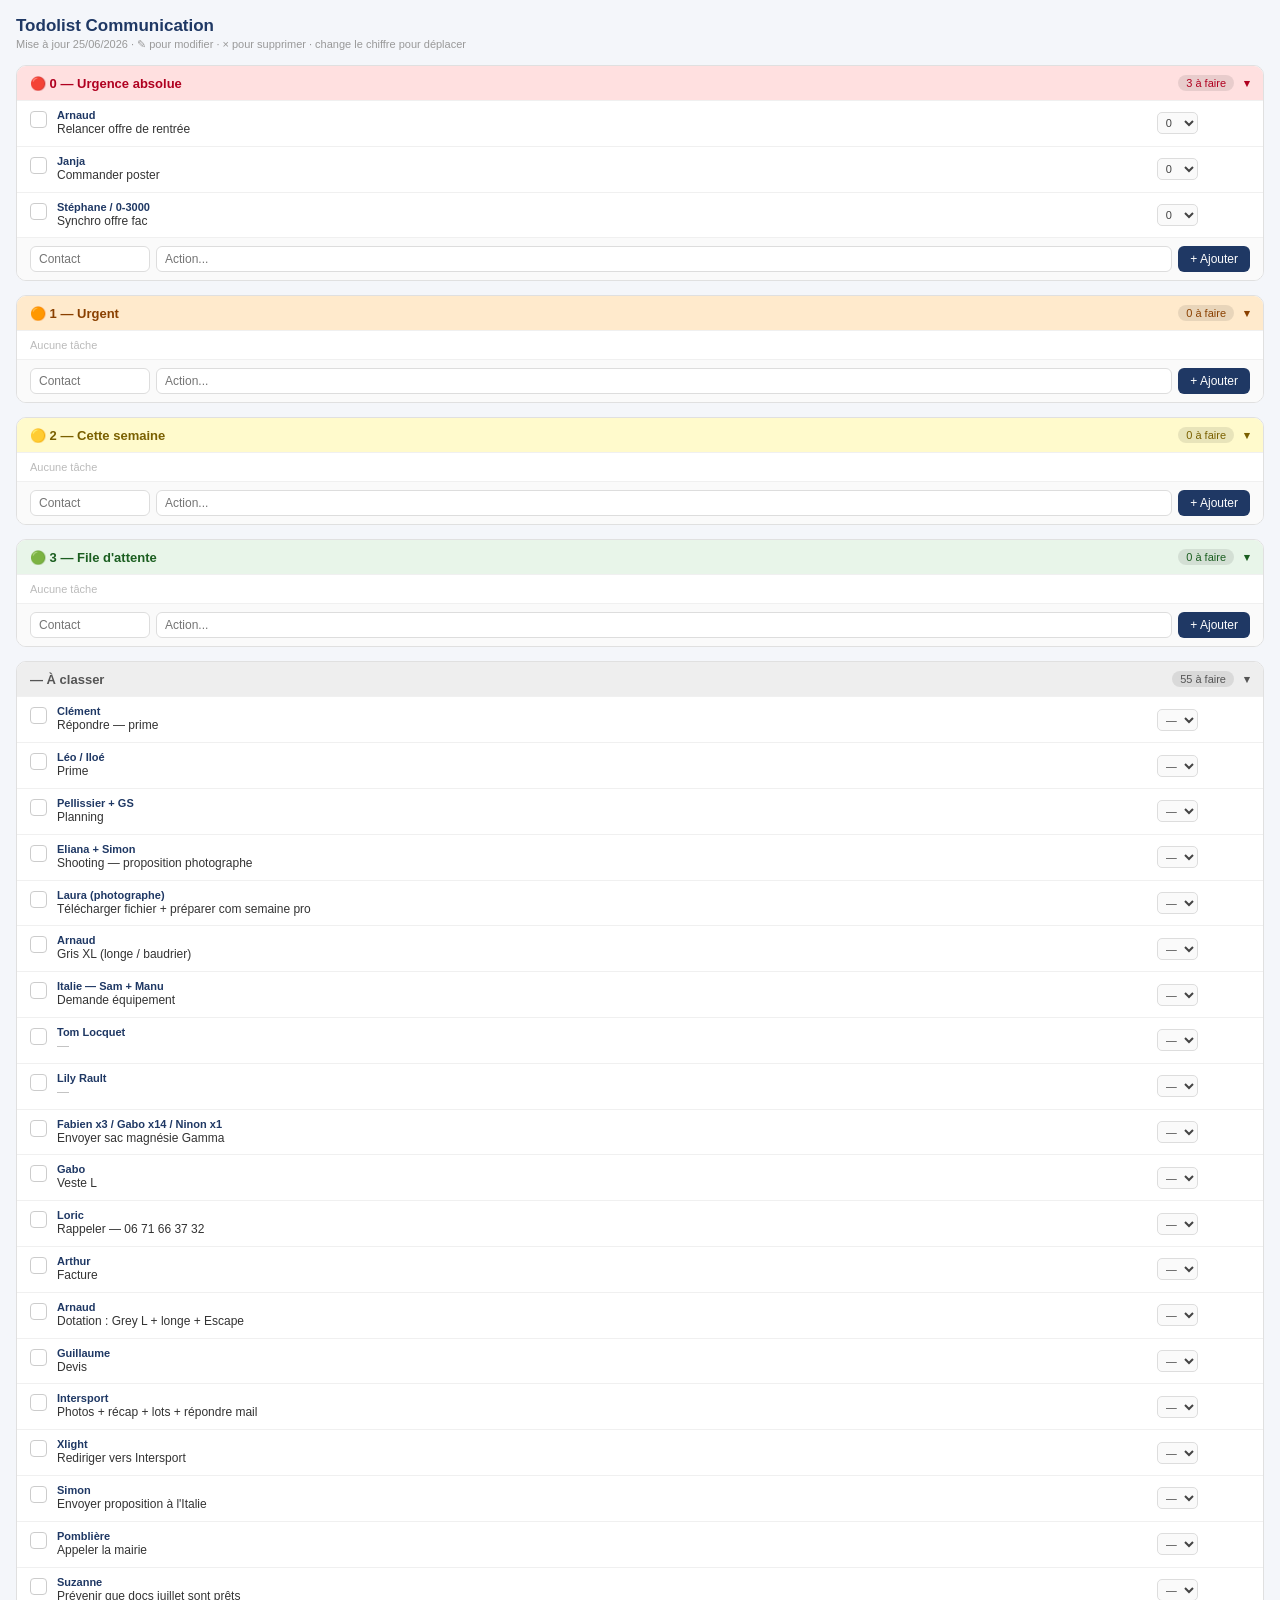
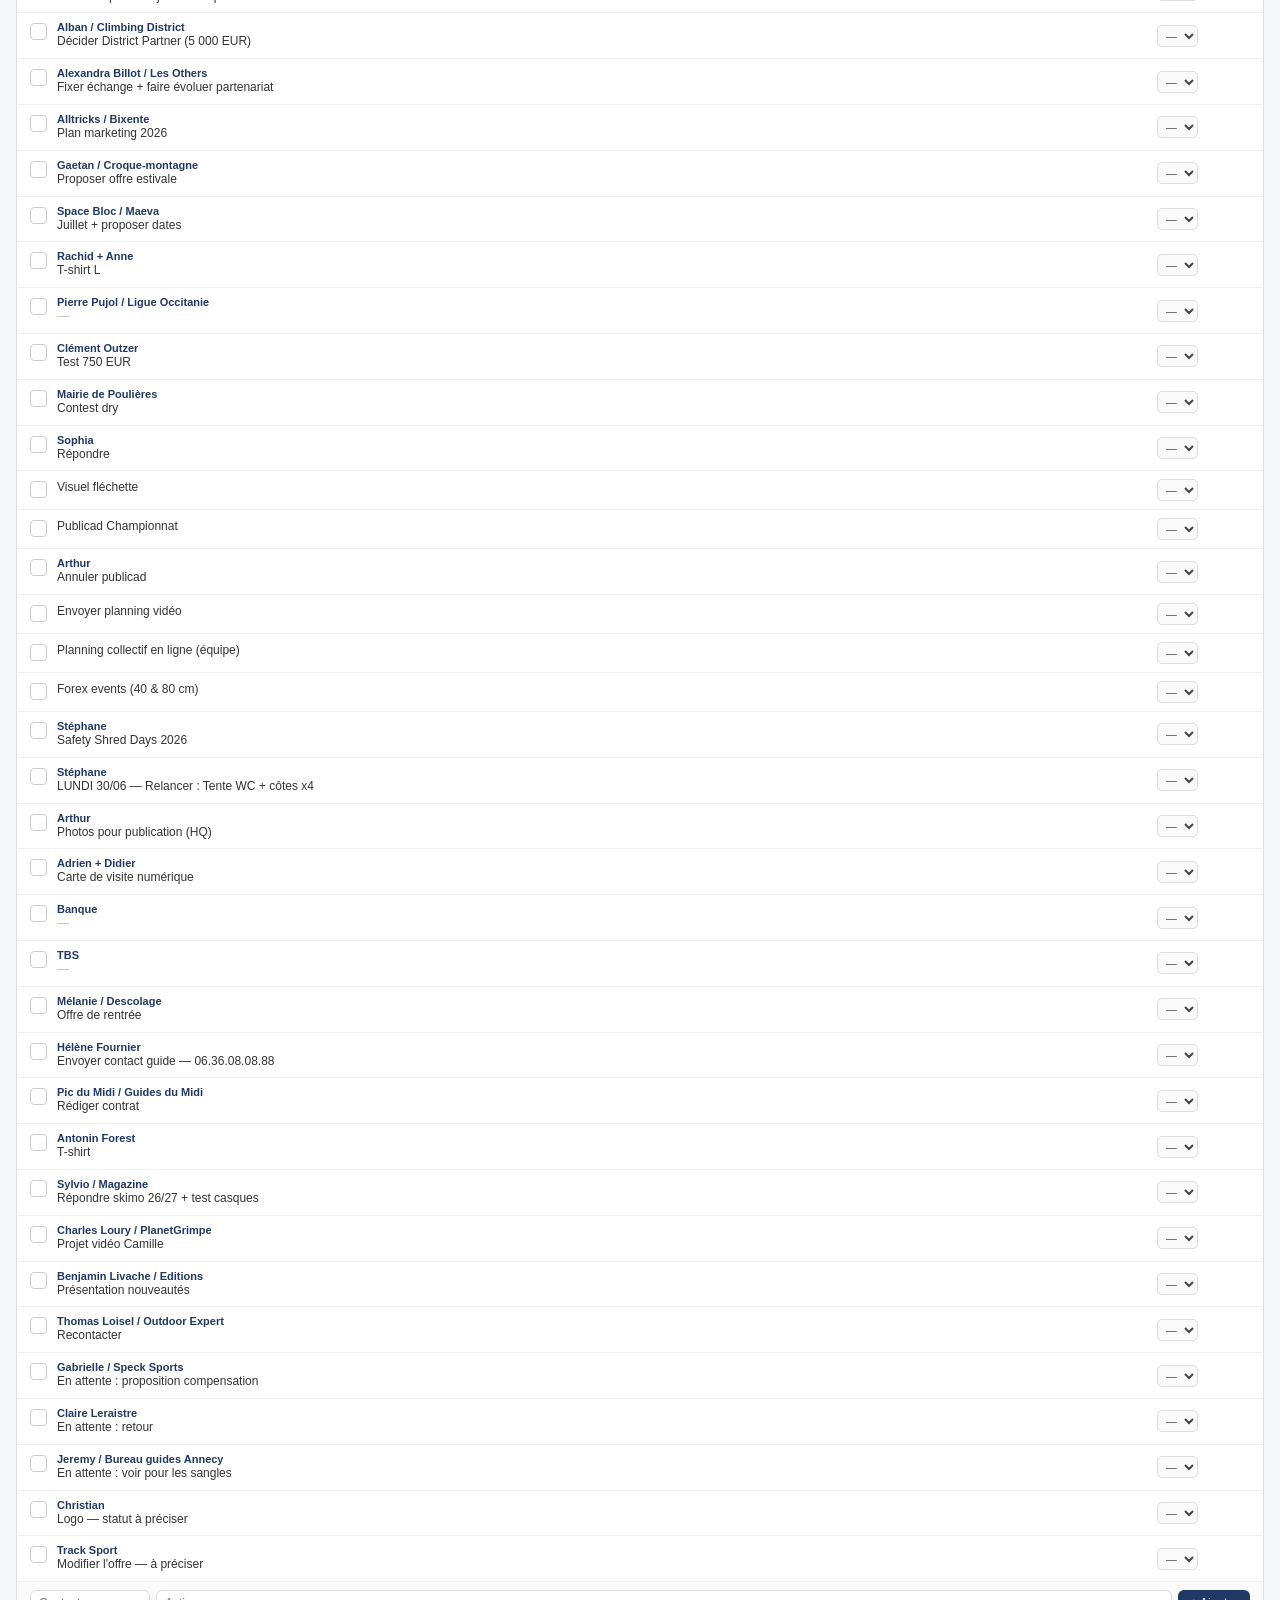
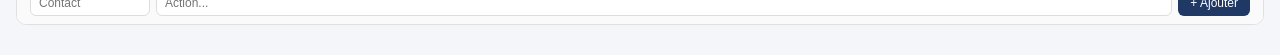
<file: versions/1782410128207.html>
<!DOCTYPE html>
<script type="application/json" id="cowork-artifact-meta">
{
  "name": "Todolist Camp",
  "schemaVersion": 1,
  "description": "Todolist interactive C.A.M.P. avec zones 0/1/2/3, cases à cocher et ajout de tâches",
  "mcpTools": [],
  "mcpServerNames": []
}
</script>
<html lang="fr">
<head>
<meta charset="UTF-8">
<meta name="viewport" content="width=device-width, initial-scale=1.0">
<title>Todolist Communication</title>
<style>
:root { color-scheme: light; }
* { box-sizing: border-box; margin: 0; padding: 0; }
body { font-family: Arial, sans-serif; background: #f4f6fa; color: #1a1a2e; padding: 16px; font-size: 14px; }
h1 { font-size: 17px; font-weight: 700; color: #1F3864; margin-bottom: 2px; }
.subtitle { font-size: 11px; color: #999; margin-bottom: 14px; }
.zone { margin-bottom: 14px; border-radius: 10px; overflow: hidden; border: 1px solid #e0e0e0; background: #fff; }
.zone-header { display: flex; align-items: center; gap: 8px; padding: 9px 13px; font-size: 13px; font-weight: 700; cursor: pointer; user-select: none; }
.zone-header .count { margin-left: auto; font-size: 11px; font-weight: 400; background: rgba(0,0,0,0.09); border-radius: 20px; padding: 2px 8px; }
.zone-0 .zone-header { background: #ffe0e0; color: #b00020; }
.zone-1 .zone-header { background: #ffeacc; color: #8a4000; }
.zone-2 .zone-header { background: #fffacc; color: #7a6000; }
.zone-3 .zone-header { background: #e8f5e9; color: #1b5e20; }
.zone-u .zone-header { background: #eeeeee; color: #555; }
.zone-done-all .zone-header { background: #e8eaf6; color: #3949ab; }
.task { display: flex; align-items: flex-start; gap: 10px; padding: 8px 13px; border-top: 0.5px solid #f0f0f0; }
.task:hover { background: #fafbfd; }
.task-body { flex: 1; min-width: 0; }
.task-contact { font-size: 11px; font-weight: 700; color: #1F3864; }
.task-text { font-size: 12px; color: #333; line-height: 1.4; }
.task-text em { color: #bbb; font-style: normal; }
.check { width: 17px; height: 17px; min-width: 17px; border: 1.5px solid #ccc; border-radius: 4px; cursor: pointer; display: flex; align-items: center; justify-content: center; margin-top: 2px; flex-shrink: 0; }
.check.on { background: #1F3864; border-color: #1F3864; }
.check.on::after { content: '✓'; color: #fff; font-size: 10px; font-weight: 800; }
.prio-sel { font-size: 11px; border: 1px solid #ddd; border-radius: 5px; padding: 3px 4px; color: #444; background: #fafafa; cursor: pointer; align-self: center; flex-shrink: 0; }
.edit-btn { font-size: 13px; color: #bbb; cursor: pointer; padding: 0 3px; align-self: center; line-height: 1; visibility: hidden; flex-shrink: 0; }
.del-btn { font-size: 16px; color: #ddd; cursor: pointer; padding: 0 3px; align-self: center; line-height: 1; visibility: hidden; flex-shrink: 0; }
.task:hover .del-btn, .task:hover .edit-btn { visibility: visible; }
.del-btn:hover { color: #e53935; }
.edit-btn:hover { color: #1F3864; }
.task.done-task .task-contact, .task.done-task .task-text { text-decoration: line-through; opacity: 0.45; }
.add-bar { display: flex; gap: 6px; padding: 8px 13px; border-top: 1px solid #f0f0f0; background: #fafafa; }
.add-bar input { font-size: 12px; border: 1px solid #ddd; border-radius: 6px; padding: 5px 8px; color: #222; background: #fff; }
.add-bar input:focus { outline: none; border-color: #1F3864; }
.inp-contact { width: 120px; }
.inp-action { flex: 1; }
.add-btn { font-size: 12px; background: #1F3864; color: #fff; border: none; border-radius: 6px; padding: 5px 12px; cursor: pointer; white-space: nowrap; }
.add-btn:hover { background: #2e5c8a; }
.done-section { border-top: 0.5px solid #f0f0f0; }
.done-toggle { font-size: 11px; color: #888; padding: 7px 13px; cursor: pointer; display: flex; align-items: center; gap: 6px; }
.done-toggle:hover { color: #555; }
.done-toggle .dchev { font-size: 10px; transition: transform 0.2s; }
.done-toggle .dchev.open { transform: rotate(90deg); }
.done-list { display: none; }
.done-list.visible { display: block; }
.done-footer { display: flex; align-items: center; justify-content: flex-end; padding: 5px 13px; border-top: 0.5px solid #f0f0f0; }
.clear-btn { font-size: 11px; color: #e53935; cursor: pointer; }
.clear-btn:hover { text-decoration: underline; }
.empty-msg { padding: 8px 13px; font-size: 11px; color: #bbb; border-top: 0.5px solid #f0f0f0; }
.chevron { transition: transform 0.2s; font-size: 11px; margin-left: 2px; }
.collapsed .task-list, .collapsed .add-bar, .collapsed .done-section { display: none; }
.collapsed .chevron { transform: rotate(-90deg); }
.edit-overlay { position: fixed; top: 0; left: 0; right: 0; bottom: 0; background: rgba(0,0,0,0.3); display: flex; align-items: center; justify-content: center; z-index: 1000; }
.edit-modal { background: #fff; border-radius: 12px; padding: 20px; width: 320px; box-shadow: 0 4px 24px rgba(0,0,0,0.15); }
.edit-modal h3 { font-size: 13px; font-weight: 700; color: #1F3864; margin-bottom: 12px; }
.edit-modal label { font-size: 11px; color: #666; display: block; margin-bottom: 3px; margin-top: 10px; }
.edit-modal input { width: 100%; font-size: 13px; border: 1px solid #ddd; border-radius: 6px; padding: 7px 9px; color: #222; }
.edit-modal input:focus { outline: none; border-color: #1F3864; }
.edit-actions { display: flex; gap: 8px; margin-top: 16px; justify-content: flex-end; }
.btn-cancel { font-size: 12px; background: #f0f0f0; color: #555; border: none; border-radius: 6px; padding: 6px 14px; cursor: pointer; }
.btn-save { font-size: 12px; background: #1F3864; color: #fff; border: none; border-radius: 6px; padding: 6px 14px; cursor: pointer; }
</style>
</head>
<body>
<h1>Todolist Communication</h1>
<p class="subtitle">Mise à jour 25/06/2026 · ✎ pour modifier · × pour supprimer · change le chiffre pour déplacer</p>
<div id="app"></div>
<div id="edit-overlay" style="display:none"></div>
<script>
const KEY = 'camp_todo_v4';
const ZONES = [
  { id: 0, label: '🔴  0 — Urgence absolue', cls: 'zone-0' },
  { id: 1, label: '🟠  1 — Urgent', cls: 'zone-1' },
  { id: 2, label: '🟡  2 — Cette semaine', cls: 'zone-2' },
  { id: 3, label: '🟢  3 — File d\'attente', cls: 'zone-3' },
  { id: null, label: '—  À classer', cls: 'zone-u' },
];
const DEFAULTS = [
  {id:1,p:0,c:'Arnaud',t:'Relancer offre de rentrée',done:false},
  {id:2,p:0,c:'Janja',t:'Commander poster',done:false},
  {id:3,p:0,c:'Stéphane / 0-3000',t:'Synchro offre fac',done:false},
  {id:4,p:null,c:'Clément',t:'Répondre — prime',done:false},
  {id:5,p:null,c:'Léo / Iloé',t:'Prime',done:false},
  {id:6,p:null,c:'Pellissier + GS',t:'Planning',done:false},
  {id:7,p:null,c:'Eliana + Simon',t:'Shooting — proposition photographe',done:false},
  {id:8,p:null,c:'Laura (photographe)',t:'Télécharger fichier + préparer com semaine pro',done:false},
  {id:9,p:null,c:'Arnaud',t:'Gris XL (longe / baudrier)',done:false},
  {id:10,p:null,c:'Italie — Sam + Manu',t:'Demande équipement',done:false},
  {id:11,p:null,c:'Tom Locquet',t:'',done:false},
  {id:12,p:null,c:'Lily Rault',t:'',done:false},
  {id:13,p:null,c:'Fabien x3 / Gabo x14 / Ninon x1',t:'Envoyer sac magnésie Gamma',done:false},
  {id:14,p:null,c:'Gabo',t:'Veste L',done:false},
  {id:15,p:null,c:'Loric',t:'Rappeler — 06 71 66 37 32',done:false},
  {id:16,p:null,c:'Arthur',t:'Facture',done:false},
  {id:17,p:null,c:'Arnaud',t:'Dotation : Grey L + longe + Escape',done:false},
  {id:18,p:null,c:'Guillaume',t:'Devis',done:false},
  {id:19,p:null,c:'Intersport',t:'Photos + récap + lots + répondre mail',done:false},
  {id:20,p:null,c:'Xlight',t:'Rediriger vers Intersport',done:false},
  {id:21,p:null,c:'Simon',t:"Envoyer proposition à l'Italie",done:false},
  {id:22,p:null,c:'Pomblière',t:'Appeler la mairie',done:false},
  {id:23,p:null,c:'Suzanne',t:'Prévenir que docs juillet sont prêts',done:false},
  {id:24,p:null,c:'Alban / Climbing District',t:'Décider District Partner (5 000 EUR)',done:false},
  {id:25,p:null,c:'Alexandra Billot / Les Others',t:'Fixer échange + faire évoluer partenariat',done:false},
  {id:26,p:null,c:'Alltricks / Bixente',t:'Plan marketing 2026',done:false},
  {id:27,p:null,c:'Gaetan / Croque-montagne',t:'Proposer offre estivale',done:false},
  {id:28,p:null,c:'Space Bloc / Maeva',t:'Juillet + proposer dates',done:false},
  {id:29,p:null,c:'Rachid + Anne',t:'T-shirt L',done:false},
  {id:30,p:null,c:'Pierre Pujol / Ligue Occitanie',t:'',done:false},
  {id:31,p:null,c:'Clément Outzer',t:'Test 750 EUR',done:false},
  {id:32,p:null,c:'Mairie de Poulières',t:'Contest dry',done:false},
  {id:33,p:null,c:'Sophia',t:'Répondre',done:false},
  {id:34,p:null,c:'',t:'Visuel fléchette',done:false},
  {id:35,p:null,c:'',t:'Publicad Championnat',done:false},
  {id:36,p:null,c:'Arthur',t:'Annuler publicad',done:false},
  {id:37,p:null,c:'',t:'Envoyer planning vidéo',done:false},
  {id:38,p:null,c:'',t:'Planning collectif en ligne (équipe)',done:false},
  {id:39,p:null,c:'',t:'Forex events (40 & 80 cm)',done:false},
  {id:40,p:null,c:'Stéphane',t:'Safety Shred Days 2026',done:false},
  {id:41,p:null,c:'Stéphane',t:'LUNDI 30/06 — Relancer : Tente WC + côtes x4',done:false},
  {id:42,p:null,c:'Arthur',t:'Photos pour publication (HQ)',done:false},
  {id:43,p:null,c:'Adrien + Didier',t:'Carte de visite numérique',done:false},
  {id:44,p:null,c:'Banque',t:'',done:false},
  {id:45,p:null,c:'TBS',t:'',done:false},
  {id:46,p:null,c:'Mélanie / Descolage',t:'Offre de rentrée',done:false},
  {id:47,p:null,c:'Hélène Fournier',t:'Envoyer contact guide — 06.36.08.08.88',done:false},
  {id:48,p:null,c:'Pic du Midi / Guides du Midi',t:'Rédiger contrat',done:false},
  {id:49,p:null,c:'Antonin Forest',t:'T-shirt',done:false},
  {id:50,p:null,c:'Sylvio / Magazine',t:'Répondre skimo 26/27 + test casques',done:false},
  {id:51,p:null,c:'Charles Loury / PlanetGrimpe',t:'Projet vidéo Camille',done:false},
  {id:52,p:null,c:'Benjamin Livache / Editions',t:'Présentation nouveautés',done:false},
  {id:53,p:null,c:'Thomas Loisel / Outdoor Expert',t:'Recontacter',done:false},
  {id:54,p:null,c:'Gabrielle / Speck Sports',t:'En attente : proposition compensation',done:false},
  {id:55,p:null,c:'Claire Leraistre',t:'En attente : retour',done:false},
  {id:56,p:null,c:'Jeremy / Bureau guides Annecy',t:'En attente : voir pour les sangles',done:false},
  {id:57,p:null,c:'Christian',t:'Logo — statut à préciser',done:false},
  {id:58,p:null,c:'Track Sport',t:"Modifier l'offre — à préciser",done:false},
];

let nid = 200;
let doneOpen = {};

function loadState() {
  try { const s = localStorage.getItem(KEY); if(s) return JSON.parse(s); } catch(e){}
  return { tasks: JSON.parse(JSON.stringify(DEFAULTS)), col: {}, doneOpen: {} };
}
let st = loadState();
let tasks = st.tasks;
let col = st.col || {};
doneOpen = st.doneOpen || {};

function persist() { localStorage.setItem(KEY, JSON.stringify({tasks, col, doneOpen})); }

function esc(s) { return (s||'').replace(/&/g,'&amp;').replace(/</g,'&lt;').replace(/>/g,'&gt;'); }

function tHtml(t, isDone) {
  const opts = `<option value="">—</option>${[0,1,2,3].map(p=>`<option value="${p}"${t.p===p?' selected':''}>${p}</option>`).join('')}`;
  const contact = t.c ? `<div class="task-contact">${esc(t.c)}</div>` : '';
  const text = t.t ? `<div class="task-text">${esc(t.t)}</div>` : `<div class="task-text"><em>—</em></div>`;
  const doneClass = isDone ? ' done-task' : '';
  return `<div class="task${doneClass}" id="task-${t.id}">
    <div class="check${isDone?' on':''}" onclick="togDone(${t.id})"></div>
    <div class="task-body">${contact}${text}</div>
    <select class="prio-sel" onchange="chPrio(${t.id},this.value)">${opts}</select>
    <span class="edit-btn" onclick="openEdit(${t.id})" title="Modifier">✎</span>
    <span class="del-btn" onclick="delT(${t.id})" title="Supprimer">×</span>
  </div>`;
}

function render() {
  let html = '';
  ZONES.forEach(z => {
    const active = tasks.filter(t => t.p === z.id && !t.done);
    const done = tasks.filter(t => t.p === z.id && t.done);
    const zkey = String(z.id);
    const isCol = col[zkey];
    const isDoneOpen = doneOpen[zkey];
    html += `<div class="zone ${z.cls}${isCol?' collapsed':''}">`;
    html += `<div class="zone-header" onclick="toggleCol('${zkey}')">
      <span>${z.label}</span>
      <span class="count">${active.length} à faire</span>
      <span class="chevron">▾</span>
    </div>`;
    html += `<div class="task-list">`;
    if (!active.length) html += `<div class="empty-msg">Aucune tâche</div>`;
    active.forEach(t => { html += tHtml(t, false); });
    html += `</div>`;
    const zid = z.id === null ? 'null' : z.id;
    html += `<div class="add-bar">
      <input class="inp-contact" type="text" placeholder="Contact" id="c-${zid}">
      <input class="inp-action" type="text" placeholder="Action..." id="a-${zid}" onkeydown="if(event.key==='Enter')addT('${zid}')">
      <button class="add-btn" onclick="addT('${zid}')">+ Ajouter</button>
    </div>`;
    if (done.length) {
      html += `<div class="done-section">
        <div class="done-toggle" onclick="toggleDoneOpen('${zkey}')">
          <span class="dchev${isDoneOpen?' open':''}">▶</span>
          <span>${done.length} tâche${done.length>1?'s':''} terminée${done.length>1?'s':''}</span>
        </div>
        <div class="done-list${isDoneOpen?' visible':''}">
          ${done.map(t => tHtml(t, true)).join('')}
          <div class="done-footer"><span class="clear-btn" onclick="clearDone('${zid}')">Effacer l'historique</span></div>
        </div>
      </div>`;
    }
    html += `</div>`;
  });
  document.getElementById('app').innerHTML = html;
}

function togDone(id) {
  tasks = tasks.map(t => t.id===id ? {...t, done:!t.done} : t);
  persist(); render();
}
function chPrio(id, val) {
  const p = val==='' ? null : parseInt(val);
  tasks = tasks.map(t => t.id===id ? {...t, p} : t);
  persist(); render();
}
function delT(id) {
  if (!confirm('Supprimer cette tâche ?')) return;
  tasks = tasks.filter(t => t.id!==id);
  persist(); render();
}
function addT(zid) {
  const p = zid==='null' ? null : parseInt(zid);
  const cEl = document.getElementById(`c-${zid}`);
  const aEl = document.getElementById(`a-${zid}`);
  const c = cEl ? cEl.value.trim() : '';
  const a = aEl ? aEl.value.trim() : '';
  if (!c && !a) return;
  tasks.push({id:nid++, p, c, t:a, done:false});
  persist(); render();
}
function clearDone(zid) {
  const p = zid==='null' ? null : parseInt(zid);
  tasks = tasks.filter(t => !(t.p===p && t.done));
  persist(); render();
}
function toggleCol(zkey) {
  col[zkey] = !col[zkey];
  persist(); render();
}
function toggleDoneOpen(zkey) {
  doneOpen[zkey] = !doneOpen[zkey];
  persist(); render();
}

function openEdit(id) {
  const t = tasks.find(x => x.id===id);
  if (!t) return;
  const ov = document.getElementById('edit-overlay');
  ov.style.display = 'flex';
  ov.innerHTML = `<div class="edit-modal">
    <h3>Modifier la tâche</h3>
    <label>Contact</label>
    <input id="edit-c" type="text" value="${esc(t.c)}">
    <label>Action / Objet</label>
    <input id="edit-t" type="text" value="${esc(t.t)}">
    <div class="edit-actions">
      <button class="btn-cancel" onclick="closeEdit()">Annuler</button>
      <button class="btn-save" onclick="saveEdit(${id})">Enregistrer</button>
    </div>
  </div>`;
  setTimeout(() => document.getElementById('edit-c').focus(), 50);
}
function closeEdit() {
  document.getElementById('edit-overlay').style.display = 'none';
}
function saveEdit(id) {
  const c = document.getElementById('edit-c').value.trim();
  const t = document.getElementById('edit-t').value.trim();
  tasks = tasks.map(x => x.id===id ? {...x, c, t} : x);
  persist(); closeEdit(); render();
}
document.getElementById('edit-overlay').addEventListener('click', function(e) {
  if (e.target === this) closeEdit();
});

render();
</script>
</body>
</html>
</file>
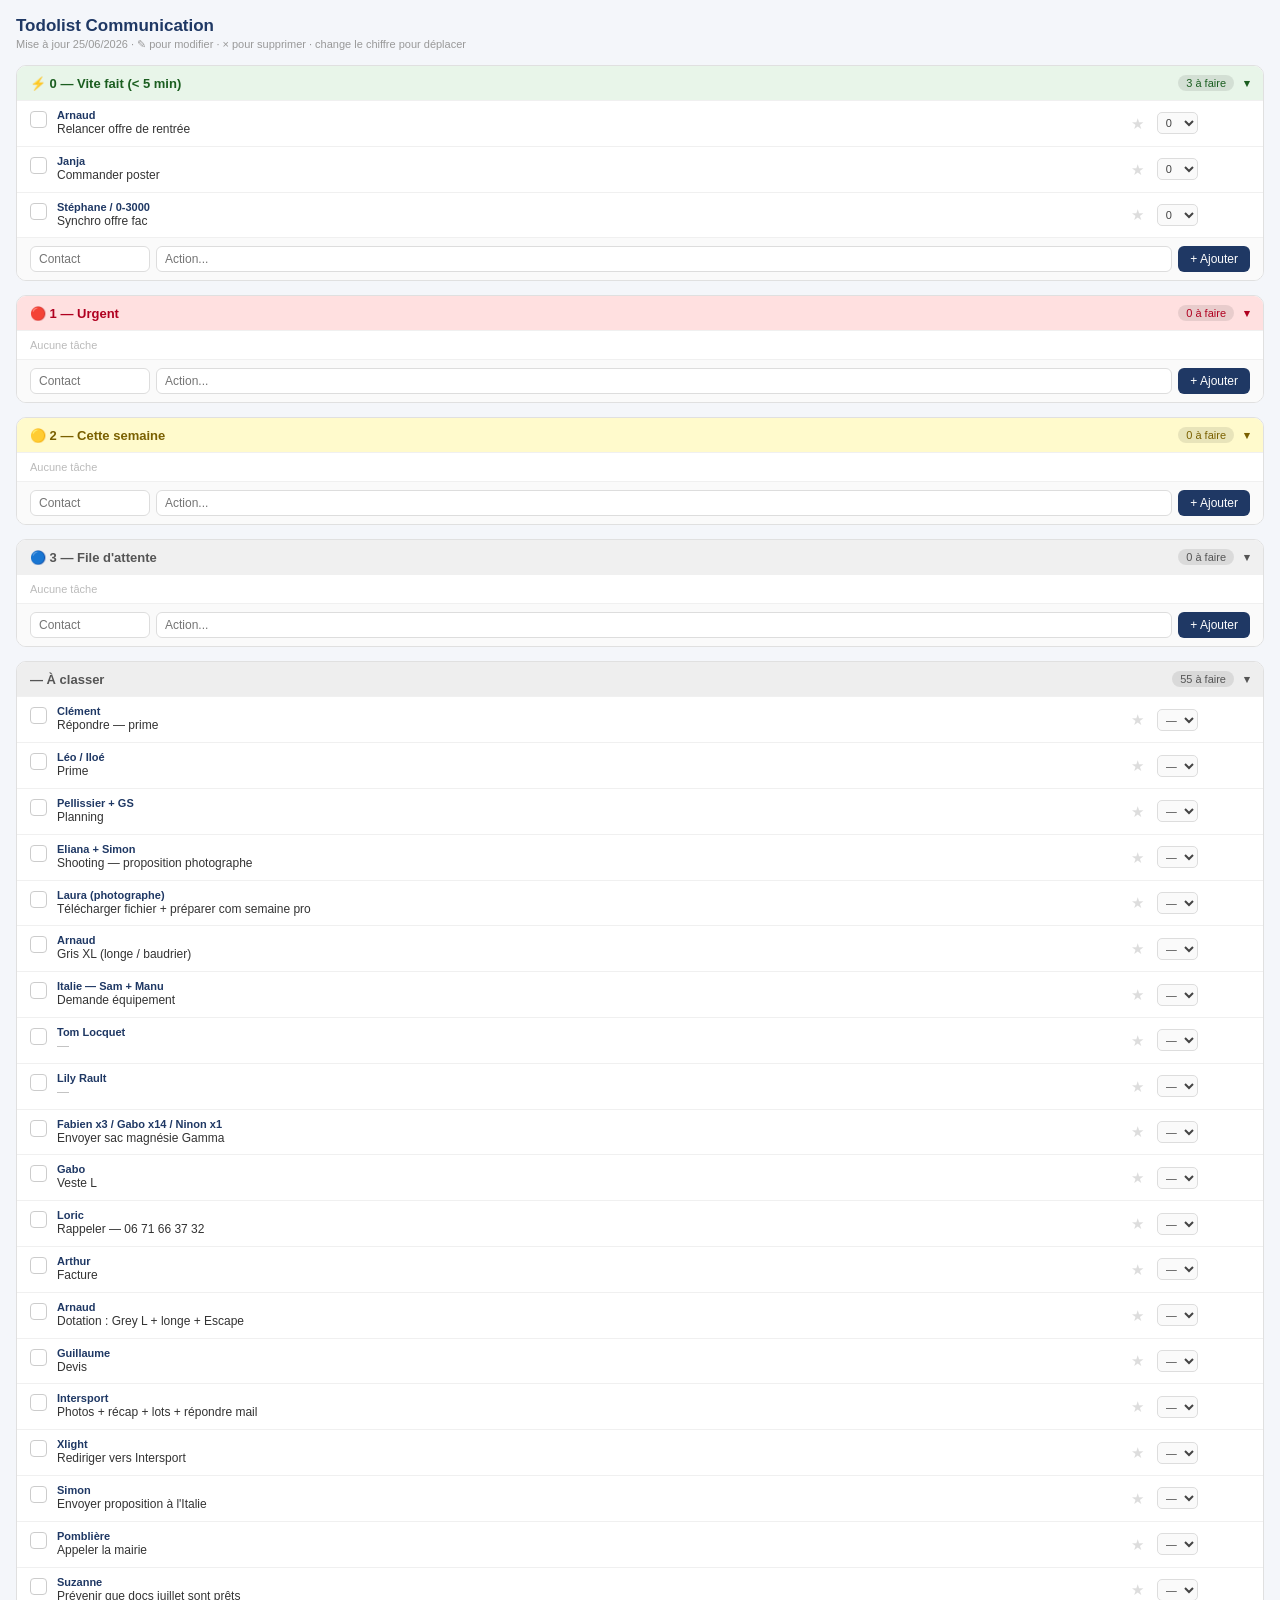
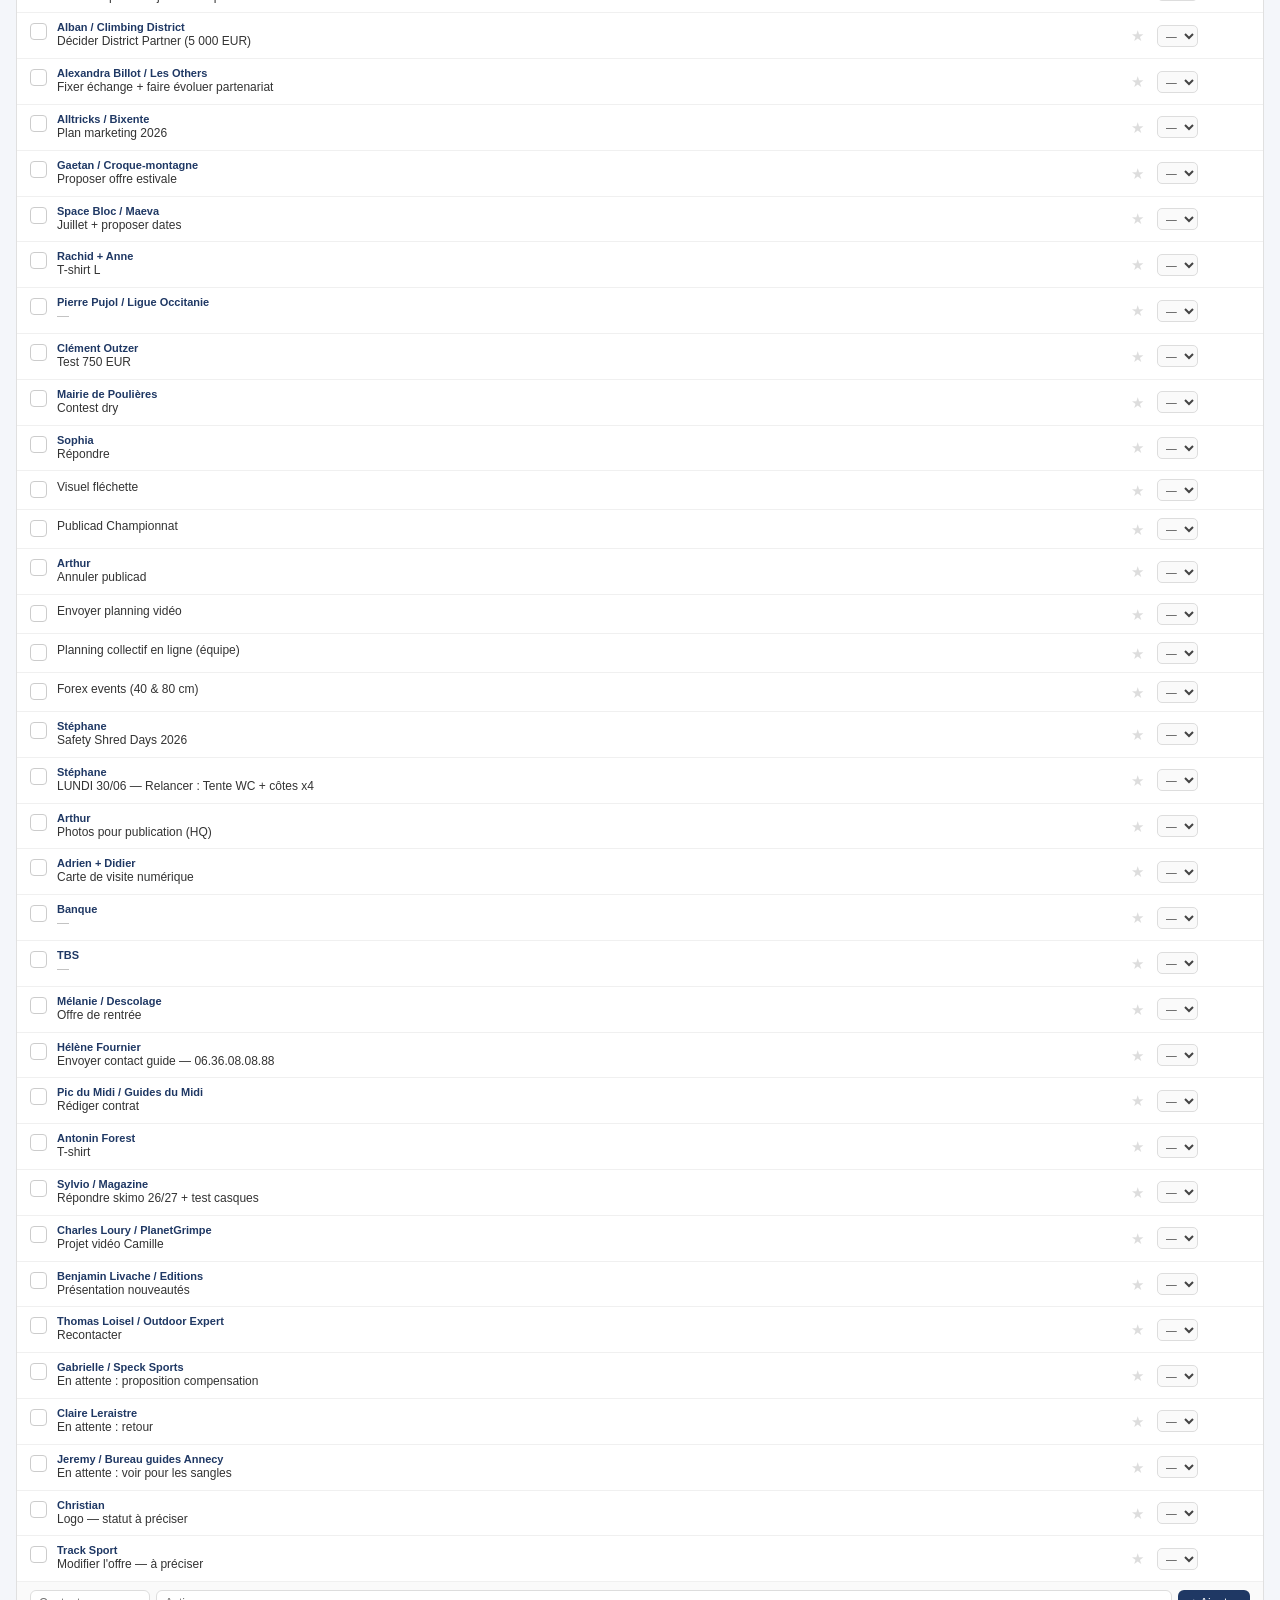
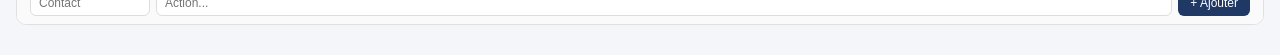
<file: versions/1782419324526.html>
<!DOCTYPE html>
<script type="application/json" id="cowork-artifact-meta">
{
  "name": "Todolist Camp",
  "schemaVersion": 1,
  "description": "Todolist interactive C.A.M.P. avec zones 0/1/2/3, cases à cocher et ajout de tâches",
  "mcpTools": [],
  "mcpServerNames": []
}
</script>
<html lang="fr">
<head>
<meta charset="UTF-8">
<meta name="viewport" content="width=device-width, initial-scale=1.0">
<title>Todolist Communication</title>
<style>
:root { color-scheme: light; }
* { box-sizing: border-box; margin: 0; padding: 0; }
body { font-family: Arial, sans-serif; background: #f4f6fa; color: #1a1a2e; padding: 16px; font-size: 14px; }
h1 { font-size: 17px; font-weight: 700; color: #1F3864; margin-bottom: 2px; }
.subtitle { font-size: 11px; color: #999; margin-bottom: 14px; }
.zone { margin-bottom: 14px; border-radius: 10px; overflow: hidden; border: 1px solid #e0e0e0; background: #fff; }
.zone-header { display: flex; align-items: center; gap: 8px; padding: 9px 13px; font-size: 13px; font-weight: 700; cursor: pointer; user-select: none; }
.zone-header .count { margin-left: auto; font-size: 11px; font-weight: 400; background: rgba(0,0,0,0.09); border-radius: 20px; padding: 2px 8px; }
.zone-0 .zone-header { background: #e8f5e9; color: #1b5e20; }
.zone-1 .zone-header { background: #ffe0e0; color: #b00020; }
.zone-2 .zone-header { background: #fffacc; color: #7a6000; }
.zone-3 .zone-header { background: #f0f0f0; color: #555; }
.star-btn { font-size: 15px; color: #ddd; cursor: pointer; padding: 0 3px; align-self: center; line-height: 1; flex-shrink: 0; transition: color 0.15s; }
.star-btn.starred { color: #e53935; }
.star-btn:hover { color: #e53935; }
.zone-u .zone-header { background: #eeeeee; color: #555; }
.zone-done-all .zone-header { background: #e8eaf6; color: #3949ab; }
.task { display: flex; align-items: flex-start; gap: 10px; padding: 8px 13px; border-top: 0.5px solid #f0f0f0; }
.task:hover { background: #fafbfd; }
.task-body { flex: 1; min-width: 0; }
.task-contact { font-size: 11px; font-weight: 700; color: #1F3864; }
.task-text { font-size: 12px; color: #333; line-height: 1.4; }
.task-text em { color: #bbb; font-style: normal; }
.check { width: 17px; height: 17px; min-width: 17px; border: 1.5px solid #ccc; border-radius: 4px; cursor: pointer; display: flex; align-items: center; justify-content: center; margin-top: 2px; flex-shrink: 0; }
.check.on { background: #1F3864; border-color: #1F3864; }
.check.on::after { content: '✓'; color: #fff; font-size: 10px; font-weight: 800; }
.prio-sel { font-size: 11px; border: 1px solid #ddd; border-radius: 5px; padding: 3px 4px; color: #444; background: #fafafa; cursor: pointer; align-self: center; flex-shrink: 0; }
.edit-btn { font-size: 13px; color: #bbb; cursor: pointer; padding: 0 3px; align-self: center; line-height: 1; visibility: hidden; flex-shrink: 0; }
.del-btn { font-size: 16px; color: #ddd; cursor: pointer; padding: 0 3px; align-self: center; line-height: 1; visibility: hidden; flex-shrink: 0; }
.task:hover .del-btn, .task:hover .edit-btn { visibility: visible; }
.del-btn:hover { color: #e53935; }
.edit-btn:hover { color: #1F3864; }
.task.done-task .task-contact, .task.done-task .task-text { text-decoration: line-through; opacity: 0.45; }
.add-bar { display: flex; gap: 6px; padding: 8px 13px; border-top: 1px solid #f0f0f0; background: #fafafa; }
.add-bar input { font-size: 12px; border: 1px solid #ddd; border-radius: 6px; padding: 5px 8px; color: #222; background: #fff; }
.add-bar input:focus { outline: none; border-color: #1F3864; }
.inp-contact { width: 120px; }
.inp-action { flex: 1; }
.add-btn { font-size: 12px; background: #1F3864; color: #fff; border: none; border-radius: 6px; padding: 5px 12px; cursor: pointer; white-space: nowrap; }
.add-btn:hover { background: #2e5c8a; }
.done-section { border-top: 0.5px solid #f0f0f0; }
.done-toggle { font-size: 11px; color: #888; padding: 7px 13px; cursor: pointer; display: flex; align-items: center; gap: 6px; }
.done-toggle:hover { color: #555; }
.done-toggle .dchev { font-size: 10px; transition: transform 0.2s; }
.done-toggle .dchev.open { transform: rotate(90deg); }
.done-list { display: none; }
.done-list.visible { display: block; }
.done-footer { display: flex; align-items: center; justify-content: flex-end; padding: 5px 13px; border-top: 0.5px solid #f0f0f0; }
.clear-btn { font-size: 11px; color: #e53935; cursor: pointer; }
.clear-btn:hover { text-decoration: underline; }
.empty-msg { padding: 8px 13px; font-size: 11px; color: #bbb; border-top: 0.5px solid #f0f0f0; }
.chevron { transition: transform 0.2s; font-size: 11px; margin-left: 2px; }
.collapsed .task-list, .collapsed .add-bar, .collapsed .done-section { display: none; }
.collapsed .chevron { transform: rotate(-90deg); }
.edit-overlay { position: fixed; top: 0; left: 0; right: 0; bottom: 0; background: rgba(0,0,0,0.3); display: flex; align-items: center; justify-content: center; z-index: 1000; }
.edit-modal { background: #fff; border-radius: 12px; padding: 20px; width: 320px; box-shadow: 0 4px 24px rgba(0,0,0,0.15); }
.edit-modal h3 { font-size: 13px; font-weight: 700; color: #1F3864; margin-bottom: 12px; }
.edit-modal label { font-size: 11px; color: #666; display: block; margin-bottom: 3px; margin-top: 10px; }
.edit-modal input { width: 100%; font-size: 13px; border: 1px solid #ddd; border-radius: 6px; padding: 7px 9px; color: #222; }
.edit-modal input:focus { outline: none; border-color: #1F3864; }
.edit-actions { display: flex; gap: 8px; margin-top: 16px; justify-content: flex-end; }
.btn-cancel { font-size: 12px; background: #f0f0f0; color: #555; border: none; border-radius: 6px; padding: 6px 14px; cursor: pointer; }
.btn-save { font-size: 12px; background: #1F3864; color: #fff; border: none; border-radius: 6px; padding: 6px 14px; cursor: pointer; }
</style>
</head>
<body>
<h1>Todolist Communication</h1>
<p class="subtitle">Mise à jour 25/06/2026 · ✎ pour modifier · × pour supprimer · change le chiffre pour déplacer</p>
<div id="app"></div>
<div id="edit-overlay" style="display:none"></div>
<script>
const KEY = 'camp_todo_v4';
const ZONES = [
  { id: 0, label: '⚡  0 — Vite fait (< 5 min)', cls: 'zone-0' },
  { id: 1, label: '🔴  1 — Urgent', cls: 'zone-1' },
  { id: 2, label: '🟡  2 — Cette semaine', cls: 'zone-2' },
  { id: 3, label: '🔵  3 — File d\'attente', cls: 'zone-3' },
  { id: null, label: '—  À classer', cls: 'zone-u' },
];
const DEFAULTS = [
  {id:1,p:0,c:'Arnaud',t:'Relancer offre de rentrée',done:false},
  {id:2,p:0,c:'Janja',t:'Commander poster',done:false},
  {id:3,p:0,c:'Stéphane / 0-3000',t:'Synchro offre fac',done:false},
  {id:4,p:null,c:'Clément',t:'Répondre — prime',done:false},
  {id:5,p:null,c:'Léo / Iloé',t:'Prime',done:false},
  {id:6,p:null,c:'Pellissier + GS',t:'Planning',done:false},
  {id:7,p:null,c:'Eliana + Simon',t:'Shooting — proposition photographe',done:false},
  {id:8,p:null,c:'Laura (photographe)',t:'Télécharger fichier + préparer com semaine pro',done:false},
  {id:9,p:null,c:'Arnaud',t:'Gris XL (longe / baudrier)',done:false},
  {id:10,p:null,c:'Italie — Sam + Manu',t:'Demande équipement',done:false},
  {id:11,p:null,c:'Tom Locquet',t:'',done:false},
  {id:12,p:null,c:'Lily Rault',t:'',done:false},
  {id:13,p:null,c:'Fabien x3 / Gabo x14 / Ninon x1',t:'Envoyer sac magnésie Gamma',done:false},
  {id:14,p:null,c:'Gabo',t:'Veste L',done:false},
  {id:15,p:null,c:'Loric',t:'Rappeler — 06 71 66 37 32',done:false},
  {id:16,p:null,c:'Arthur',t:'Facture',done:false},
  {id:17,p:null,c:'Arnaud',t:'Dotation : Grey L + longe + Escape',done:false},
  {id:18,p:null,c:'Guillaume',t:'Devis',done:false},
  {id:19,p:null,c:'Intersport',t:'Photos + récap + lots + répondre mail',done:false},
  {id:20,p:null,c:'Xlight',t:'Rediriger vers Intersport',done:false},
  {id:21,p:null,c:'Simon',t:"Envoyer proposition à l'Italie",done:false},
  {id:22,p:null,c:'Pomblière',t:'Appeler la mairie',done:false},
  {id:23,p:null,c:'Suzanne',t:'Prévenir que docs juillet sont prêts',done:false},
  {id:24,p:null,c:'Alban / Climbing District',t:'Décider District Partner (5 000 EUR)',done:false},
  {id:25,p:null,c:'Alexandra Billot / Les Others',t:'Fixer échange + faire évoluer partenariat',done:false},
  {id:26,p:null,c:'Alltricks / Bixente',t:'Plan marketing 2026',done:false},
  {id:27,p:null,c:'Gaetan / Croque-montagne',t:'Proposer offre estivale',done:false},
  {id:28,p:null,c:'Space Bloc / Maeva',t:'Juillet + proposer dates',done:false},
  {id:29,p:null,c:'Rachid + Anne',t:'T-shirt L',done:false},
  {id:30,p:null,c:'Pierre Pujol / Ligue Occitanie',t:'',done:false},
  {id:31,p:null,c:'Clément Outzer',t:'Test 750 EUR',done:false},
  {id:32,p:null,c:'Mairie de Poulières',t:'Contest dry',done:false},
  {id:33,p:null,c:'Sophia',t:'Répondre',done:false},
  {id:34,p:null,c:'',t:'Visuel fléchette',done:false},
  {id:35,p:null,c:'',t:'Publicad Championnat',done:false},
  {id:36,p:null,c:'Arthur',t:'Annuler publicad',done:false},
  {id:37,p:null,c:'',t:'Envoyer planning vidéo',done:false},
  {id:38,p:null,c:'',t:'Planning collectif en ligne (équipe)',done:false},
  {id:39,p:null,c:'',t:'Forex events (40 & 80 cm)',done:false},
  {id:40,p:null,c:'Stéphane',t:'Safety Shred Days 2026',done:false},
  {id:41,p:null,c:'Stéphane',t:'LUNDI 30/06 — Relancer : Tente WC + côtes x4',done:false},
  {id:42,p:null,c:'Arthur',t:'Photos pour publication (HQ)',done:false},
  {id:43,p:null,c:'Adrien + Didier',t:'Carte de visite numérique',done:false},
  {id:44,p:null,c:'Banque',t:'',done:false},
  {id:45,p:null,c:'TBS',t:'',done:false},
  {id:46,p:null,c:'Mélanie / Descolage',t:'Offre de rentrée',done:false},
  {id:47,p:null,c:'Hélène Fournier',t:'Envoyer contact guide — 06.36.08.08.88',done:false},
  {id:48,p:null,c:'Pic du Midi / Guides du Midi',t:'Rédiger contrat',done:false},
  {id:49,p:null,c:'Antonin Forest',t:'T-shirt',done:false},
  {id:50,p:null,c:'Sylvio / Magazine',t:'Répondre skimo 26/27 + test casques',done:false},
  {id:51,p:null,c:'Charles Loury / PlanetGrimpe',t:'Projet vidéo Camille',done:false},
  {id:52,p:null,c:'Benjamin Livache / Editions',t:'Présentation nouveautés',done:false},
  {id:53,p:null,c:'Thomas Loisel / Outdoor Expert',t:'Recontacter',done:false},
  {id:54,p:null,c:'Gabrielle / Speck Sports',t:'En attente : proposition compensation',done:false},
  {id:55,p:null,c:'Claire Leraistre',t:'En attente : retour',done:false},
  {id:56,p:null,c:'Jeremy / Bureau guides Annecy',t:'En attente : voir pour les sangles',done:false},
  {id:57,p:null,c:'Christian',t:'Logo — statut à préciser',done:false},
  {id:58,p:null,c:'Track Sport',t:"Modifier l'offre — à préciser",done:false},
];

let nid = 200;
let doneOpen = {};

function loadState() {
  try { const s = localStorage.getItem(KEY); if(s) return JSON.parse(s); } catch(e){}
  return { tasks: JSON.parse(JSON.stringify(DEFAULTS)), col: {}, doneOpen: {} };
}
let st = loadState();
let tasks = st.tasks;
let col = st.col || {};
doneOpen = st.doneOpen || {};

function persist() { localStorage.setItem(KEY, JSON.stringify({tasks, col, doneOpen})); }

function esc(s) { return (s||'').replace(/&/g,'&amp;').replace(/</g,'&lt;').replace(/>/g,'&gt;'); }

function tHtml(t, isDone) {
  const opts = `<option value="">—</option>${[0,1,2,3].map(p=>`<option value="${p}"${t.p===p?' selected':''}>${p}</option>`).join('')}`;
  const contact = t.c ? `<div class="task-contact">${esc(t.c)}</div>` : '';
  const text = t.t ? `<div class="task-text">${esc(t.t)}</div>` : `<div class="task-text"><em>—</em></div>`;
  const doneClass = isDone ? ' done-task' : '';
  const starred = t.star ? ' starred' : '';
  const starTitle = t.star ? 'Retirer la priorité' : 'Marquer prioritaire';
  return `<div class="task${doneClass}" id="task-${t.id}">
    <div class="check${isDone?' on':''}" onclick="togDone(${t.id})"></div>
    <div class="task-body">${contact}${text}</div>
    <span class="star-btn${starred}" onclick="togStar(${t.id})" title="${starTitle}">★</span>
    <select class="prio-sel" onchange="chPrio(${t.id},this.value)">${opts}</select>
    <span class="edit-btn" onclick="openEdit(${t.id})" title="Modifier">✎</span>
    <span class="del-btn" onclick="delT(${t.id})" title="Supprimer">×</span>
  </div>`;
}

function render() {
  let html = '';
  ZONES.forEach(z => {
    const active = tasks.filter(t => t.p === z.id && !t.done);
    const done = tasks.filter(t => t.p === z.id && t.done);
    const zkey = String(z.id);
    const isCol = col[zkey];
    const isDoneOpen = doneOpen[zkey];
    html += `<div class="zone ${z.cls}${isCol?' collapsed':''}">`;
    html += `<div class="zone-header" onclick="toggleCol('${zkey}')">
      <span>${z.label}</span>
      <span class="count">${active.length} à faire</span>
      <span class="chevron">▾</span>
    </div>`;
    html += `<div class="task-list">`;
    if (!active.length) html += `<div class="empty-msg">Aucune tâche</div>`;
    active.forEach(t => { html += tHtml(t, false); });
    html += `</div>`;
    const zid = z.id === null ? 'null' : z.id;
    html += `<div class="add-bar">
      <input class="inp-contact" type="text" placeholder="Contact" id="c-${zid}">
      <input class="inp-action" type="text" placeholder="Action..." id="a-${zid}" onkeydown="if(event.key==='Enter')addT('${zid}')">
      <button class="add-btn" onclick="addT('${zid}')">+ Ajouter</button>
    </div>`;
    if (done.length) {
      html += `<div class="done-section">
        <div class="done-toggle" onclick="toggleDoneOpen('${zkey}')">
          <span class="dchev${isDoneOpen?' open':''}">▶</span>
          <span>${done.length} tâche${done.length>1?'s':''} terminée${done.length>1?'s':''}</span>
        </div>
        <div class="done-list${isDoneOpen?' visible':''}">
          ${done.map(t => tHtml(t, true)).join('')}
          <div class="done-footer"><span class="clear-btn" onclick="clearDone('${zid}')">Effacer l'historique</span></div>
        </div>
      </div>`;
    }
    html += `</div>`;
  });
  document.getElementById('app').innerHTML = html;
}

function togDone(id) {
  tasks = tasks.map(t => t.id===id ? {...t, done:!t.done} : t);
  persist(); render();
}
function togStar(id) {
  tasks = tasks.map(t => t.id===id ? {...t, star:!t.star} : t);
  persist(); render();
}
function chPrio(id, val) {
  const p = val==='' ? null : parseInt(val);
  tasks = tasks.map(t => t.id===id ? {...t, p} : t);
  persist(); render();
}
function delT(id) {
  if (!confirm('Supprimer cette tâche ?')) return;
  tasks = tasks.filter(t => t.id!==id);
  persist(); render();
}
function addT(zid) {
  const p = zid==='null' ? null : parseInt(zid);
  const cEl = document.getElementById(`c-${zid}`);
  const aEl = document.getElementById(`a-${zid}`);
  const c = cEl ? cEl.value.trim() : '';
  const a = aEl ? aEl.value.trim() : '';
  if (!c && !a) return;
  tasks.push({id:nid++, p, c, t:a, done:false});
  persist(); render();
}
function clearDone(zid) {
  const p = zid==='null' ? null : parseInt(zid);
  tasks = tasks.filter(t => !(t.p===p && t.done));
  persist(); render();
}
function toggleCol(zkey) {
  col[zkey] = !col[zkey];
  persist(); render();
}
function toggleDoneOpen(zkey) {
  doneOpen[zkey] = !doneOpen[zkey];
  persist(); render();
}

function openEdit(id) {
  const t = tasks.find(x => x.id===id);
  if (!t) return;
  const ov = document.getElementById('edit-overlay');
  ov.style.display = 'flex';
  ov.innerHTML = `<div class="edit-modal">
    <h3>Modifier la tâche</h3>
    <label>Contact</label>
    <input id="edit-c" type="text" value="${esc(t.c)}">
    <label>Action / Objet</label>
    <input id="edit-t" type="text" value="${esc(t.t)}">
    <div class="edit-actions">
      <button class="btn-cancel" onclick="closeEdit()">Annuler</button>
      <button class="btn-save" onclick="saveEdit(${id})">Enregistrer</button>
    </div>
  </div>`;
  setTimeout(() => document.getElementById('edit-c').focus(), 50);
}
function closeEdit() {
  document.getElementById('edit-overlay').style.display = 'none';
}
function saveEdit(id) {
  const c = document.getElementById('edit-c').value.trim();
  const t = document.getElementById('edit-t').value.trim();
  tasks = tasks.map(x => x.id===id ? {...x, c, t} : x);
  persist(); closeEdit(); render();
}
document.getElementById('edit-overlay').addEventListener('click', function(e) {
  if (e.target === this) closeEdit();
});

render();
</script>
</body>
</html>
</file>
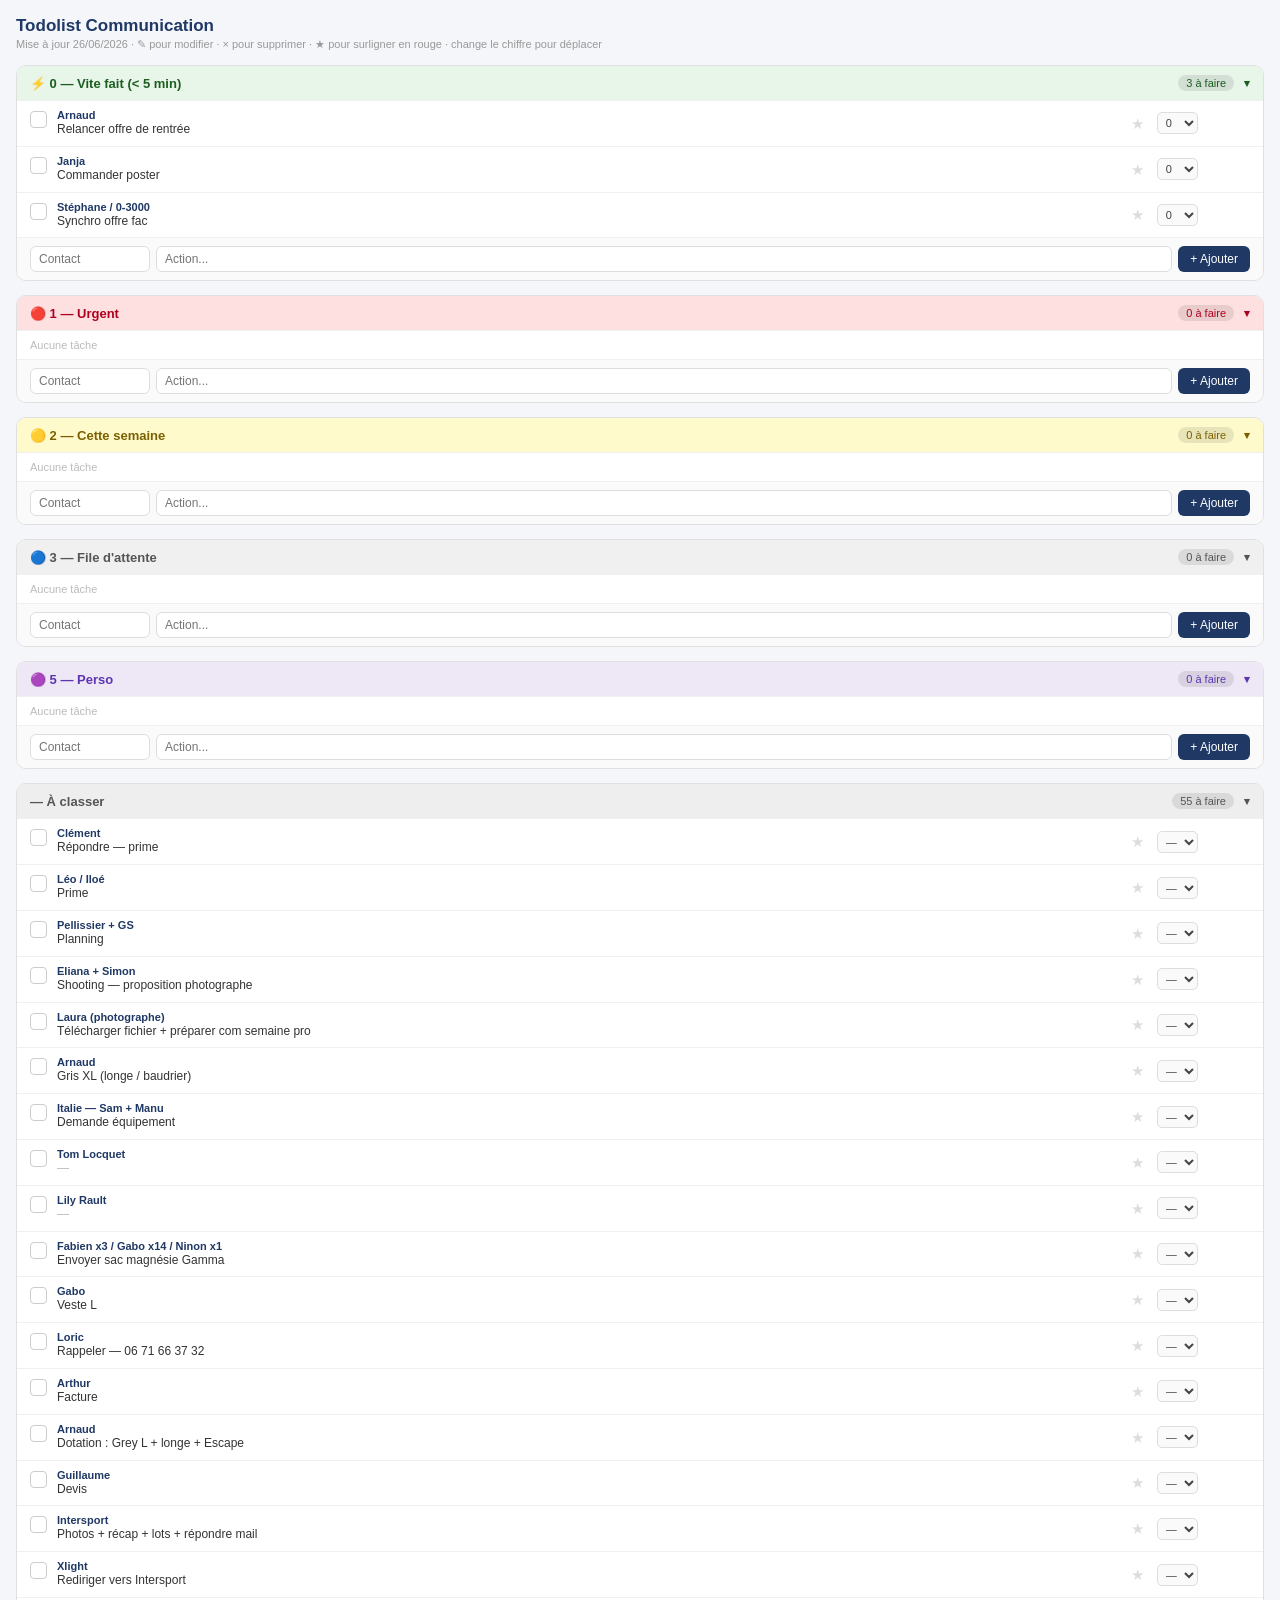
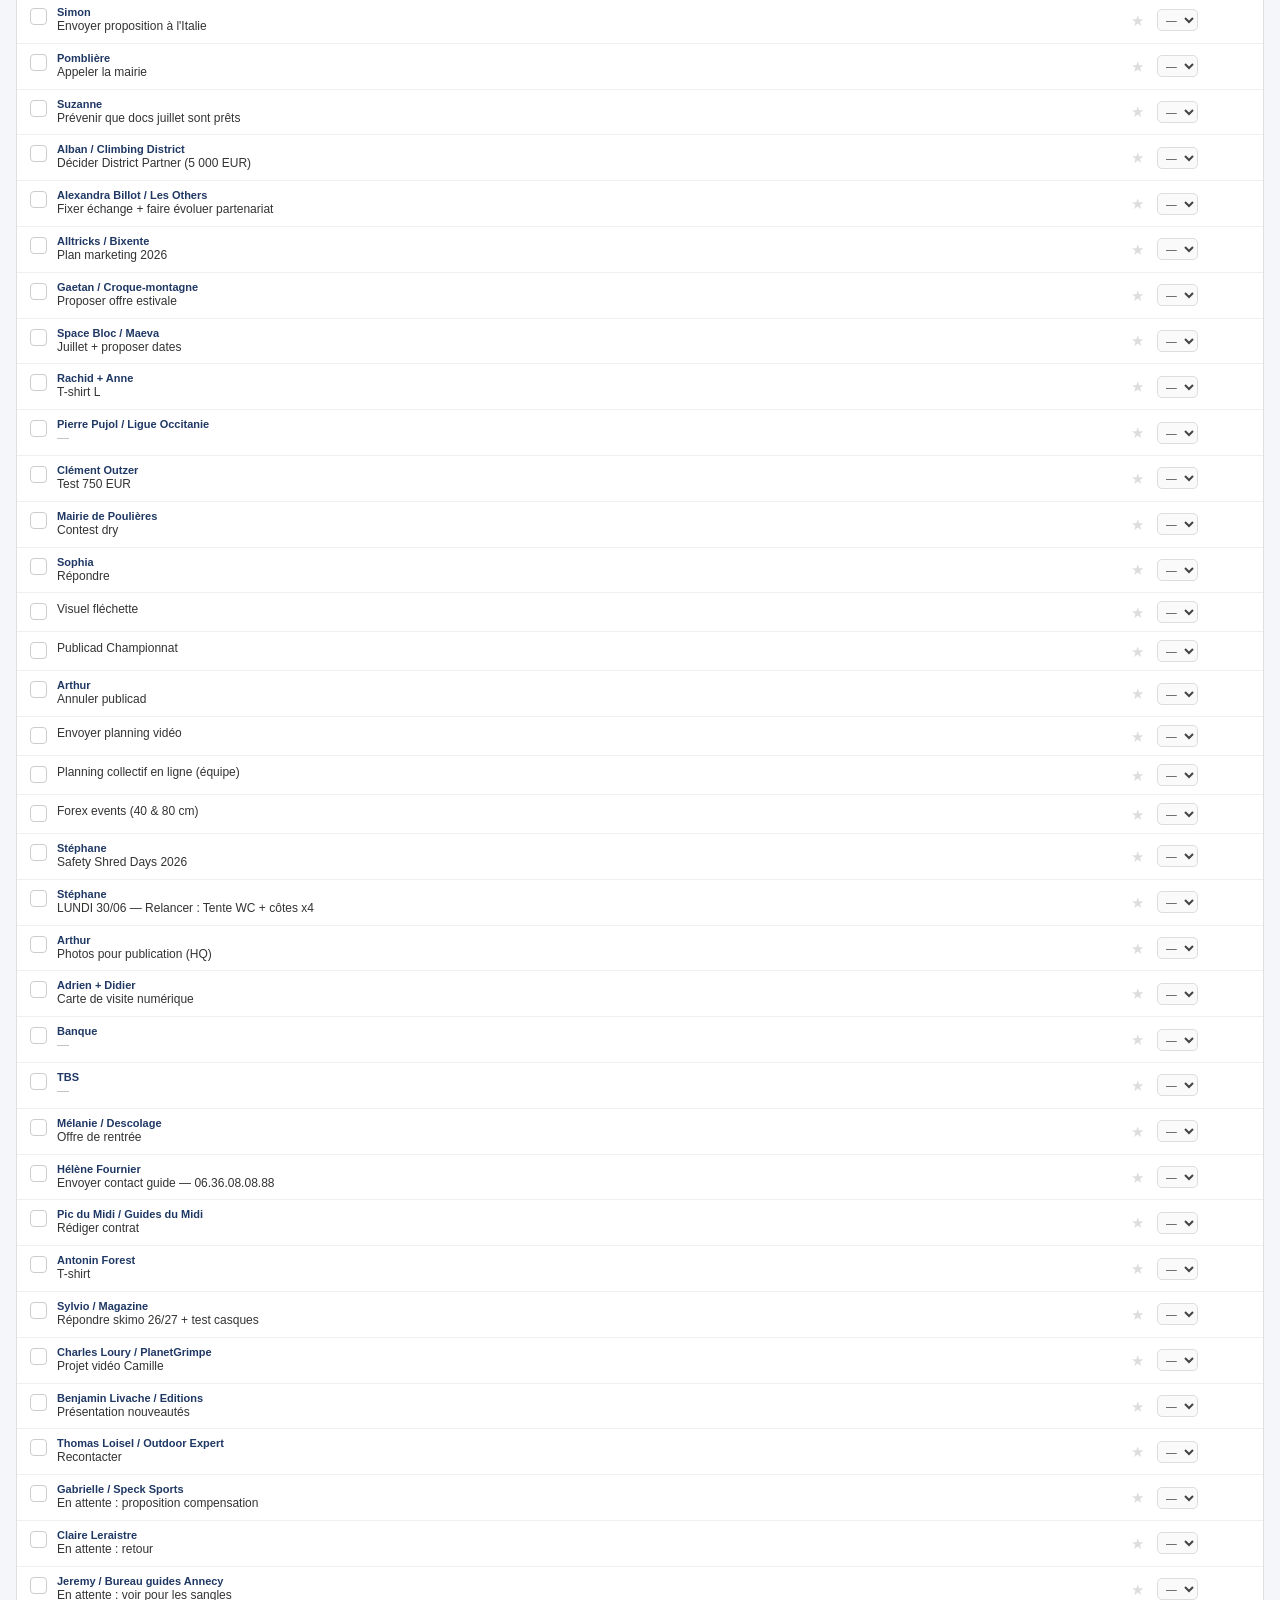
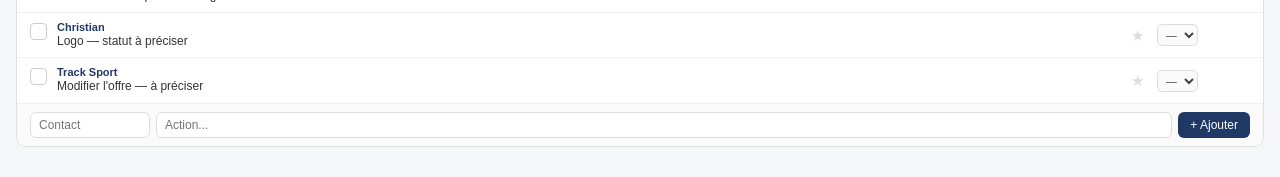
<file: versions/1782488375692.html>
<!DOCTYPE html><script type="application/json" id="cowork-artifact-meta">
{
  "name": "Todolist Camp",
  "schemaVersion": 1,
  "description": "Todolist interactive C.A.M.P. avec zones 0/1/2/3, cases à cocher et ajout de tâches",
  "mcpTools": [],
  "mcpServerNames": []
}
</script>
<html lang="fr">
<head>
<meta charset="UTF-8">
<meta name="viewport" content="width=device-width, initial-scale=1.0">
<title>Todolist Communication</title>
<style>
:root { color-scheme: light; }
* { box-sizing: border-box; margin: 0; padding: 0; }
body { font-family: Arial, sans-serif; background: #f4f6fa; color: #1a1a2e; padding: 16px; font-size: 14px; }
h1 { font-size: 17px; font-weight: 700; color: #1F3864; margin-bottom: 2px; }
.subtitle { font-size: 11px; color: #999; margin-bottom: 14px; }
.zone { margin-bottom: 14px; border-radius: 10px; overflow: hidden; border: 1px solid #e0e0e0; background: #fff; }
.zone-header { display: flex; align-items: center; gap: 8px; padding: 9px 13px; font-size: 13px; font-weight: 700; cursor: pointer; user-select: none; }
.zone-header .count { margin-left: auto; font-size: 11px; font-weight: 400; background: rgba(0,0,0,0.09); border-radius: 20px; padding: 2px 8px; }
.zone-0 .zone-header { background: #e8f5e9; color: #1b5e20; }
.zone-1 .zone-header { background: #ffe0e0; color: #b00020; }
.zone-2 .zone-header { background: #fffacc; color: #7a6000; }
.zone-3 .zone-header { background: #f0f0f0; color: #555; }
.star-btn { font-size: 15px; color: #ddd; cursor: pointer; padding: 0 3px; align-self: center; line-height: 1; flex-shrink: 0; transition: color 0.15s; }
.star-btn.starred { color: #e53935; }
.star-btn:hover { color: #e53935; }
.zone-5 .zone-header { background: #ede7f6; color: #5e35b1; }
.zone-u .zone-header { background: #eeeeee; color: #555; }
.task.starred-row { background: #ffe5e5; border-left: 3px solid #e53935; padding-left: 10px; }
.task.starred-row:hover { background: #ffdada; }
.task.starred-row .task-contact, .task.starred-row .task-text { color: #b00020; }
.zone-done-all .zone-header { background: #e8eaf6; color: #3949ab; }
.task { display: flex; align-items: flex-start; gap: 10px; padding: 8px 13px; border-top: 0.5px solid #f0f0f0; }
.task:hover { background: #fafbfd; }
.task-body { flex: 1; min-width: 0; }
.task-contact { font-size: 11px; font-weight: 700; color: #1F3864; }
.task-text { font-size: 12px; color: #333; line-height: 1.4; }
.task-text em { color: #bbb; font-style: normal; }
.check { width: 17px; height: 17px; min-width: 17px; border: 1.5px solid #ccc; border-radius: 4px; cursor: pointer; display: flex; align-items: center; justify-content: center; margin-top: 2px; flex-shrink: 0; }
.check.on { background: #1F3864; border-color: #1F3864; }
.check.on::after { content: '✓'; color: #fff; font-size: 10px; font-weight: 800; }
.prio-sel { font-size: 11px; border: 1px solid #ddd; border-radius: 5px; padding: 3px 4px; color: #444; background: #fafafa; cursor: pointer; align-self: center; flex-shrink: 0; }
.edit-btn { font-size: 13px; color: #bbb; cursor: pointer; padding: 0 3px; align-self: center; line-height: 1; visibility: hidden; flex-shrink: 0; }
.del-btn { font-size: 16px; color: #ddd; cursor: pointer; padding: 0 3px; align-self: center; line-height: 1; visibility: hidden; flex-shrink: 0; }
.task:hover .del-btn, .task:hover .edit-btn { visibility: visible; }
.del-btn:hover { color: #e53935; }
.edit-btn:hover { color: #1F3864; }
.task.done-task .task-contact, .task.done-task .task-text { text-decoration: line-through; opacity: 0.45; }
.add-bar { display: flex; gap: 6px; padding: 8px 13px; border-top: 1px solid #f0f0f0; background: #fafafa; }
.add-bar input { font-size: 12px; border: 1px solid #ddd; border-radius: 6px; padding: 5px 8px; color: #222; background: #fff; }
.add-bar input:focus { outline: none; border-color: #1F3864; }
.inp-contact { width: 120px; }
.inp-action { flex: 1; }
.add-btn { font-size: 12px; background: #1F3864; color: #fff; border: none; border-radius: 6px; padding: 5px 12px; cursor: pointer; white-space: nowrap; }
.add-btn:hover { background: #2e5c8a; }
.done-section { border-top: 0.5px solid #f0f0f0; }
.done-toggle { font-size: 11px; color: #888; padding: 7px 13px; cursor: pointer; display: flex; align-items: center; gap: 6px; }
.done-toggle:hover { color: #555; }
.done-toggle .dchev { font-size: 10px; transition: transform 0.2s; }
.done-toggle .dchev.open { transform: rotate(90deg); }
.done-list { display: none; }
.done-list.visible { display: block; }
.done-footer { display: flex; align-items: center; justify-content: flex-end; padding: 5px 13px; border-top: 0.5px solid #f0f0f0; }
.clear-btn { font-size: 11px; color: #e53935; cursor: pointer; }
.clear-btn:hover { text-decoration: underline; }
.empty-msg { padding: 8px 13px; font-size: 11px; color: #bbb; border-top: 0.5px solid #f0f0f0; }
.chevron { transition: transform 0.2s; font-size: 11px; margin-left: 2px; }
.collapsed .task-list, .collapsed .add-bar, .collapsed .done-section { display: none; }
.collapsed .chevron { transform: rotate(-90deg); }
.edit-overlay { position: fixed; top: 0; left: 0; right: 0; bottom: 0; background: rgba(0,0,0,0.3); display: flex; align-items: center; justify-content: center; z-index: 1000; }
.edit-modal { background: #fff; border-radius: 12px; padding: 20px; width: 320px; box-shadow: 0 4px 24px rgba(0,0,0,0.15); }
.edit-modal h3 { font-size: 13px; font-weight: 700; color: #1F3864; margin-bottom: 12px; }
.edit-modal label { font-size: 11px; color: #666; display: block; margin-bottom: 3px; margin-top: 10px; }
.edit-modal input { width: 100%; font-size: 13px; border: 1px solid #ddd; border-radius: 6px; padding: 7px 9px; color: #222; }
.edit-modal input:focus { outline: none; border-color: #1F3864; }
.edit-actions { display: flex; gap: 8px; margin-top: 16px; justify-content: flex-end; }
.btn-cancel { font-size: 12px; background: #f0f0f0; color: #555; border: none; border-radius: 6px; padding: 6px 14px; cursor: pointer; }
.btn-save { font-size: 12px; background: #1F3864; color: #fff; border: none; border-radius: 6px; padding: 6px 14px; cursor: pointer; }
</style>
</head>
<body>
<h1>Todolist Communication</h1>
<p class="subtitle">Mise à jour 26/06/2026 · ✎ pour modifier · × pour supprimer · ★ pour surligner en rouge · change le chiffre pour déplacer</p>
<div id="app"></div>
<div id="edit-overlay" style="display:none"></div>
<script>
const KEY = 'camp_todo_v4';
const ZONES = [
  { id: 0, label: '⚡  0 — Vite fait (< 5 min)', cls: 'zone-0' },
  { id: 1, label: '🔴  1 — Urgent', cls: 'zone-1' },
  { id: 2, label: '🟡  2 — Cette semaine', cls: 'zone-2' },
  { id: 3, label: '🔵  3 — File d\'attente', cls: 'zone-3' },
  { id: 5, label: '🟣  5 — Perso', cls: 'zone-5' },
  { id: null, label: '—  À classer', cls: 'zone-u' },
];
const DEFAULTS = [
  {id:1,p:0,c:'Arnaud',t:'Relancer offre de rentrée',done:false},
  {id:2,p:0,c:'Janja',t:'Commander poster',done:false},
  {id:3,p:0,c:'Stéphane / 0-3000',t:'Synchro offre fac',done:false},
  {id:4,p:null,c:'Clément',t:'Répondre — prime',done:false},
  {id:5,p:null,c:'Léo / Iloé',t:'Prime',done:false},
  {id:6,p:null,c:'Pellissier + GS',t:'Planning',done:false},
  {id:7,p:null,c:'Eliana + Simon',t:'Shooting — proposition photographe',done:false},
  {id:8,p:null,c:'Laura (photographe)',t:'Télécharger fichier + préparer com semaine pro',done:false},
  {id:9,p:null,c:'Arnaud',t:'Gris XL (longe / baudrier)',done:false},
  {id:10,p:null,c:'Italie — Sam + Manu',t:'Demande équipement',done:false},
  {id:11,p:null,c:'Tom Locquet',t:'',done:false},
  {id:12,p:null,c:'Lily Rault',t:'',done:false},
  {id:13,p:null,c:'Fabien x3 / Gabo x14 / Ninon x1',t:'Envoyer sac magnésie Gamma',done:false},
  {id:14,p:null,c:'Gabo',t:'Veste L',done:false},
  {id:15,p:null,c:'Loric',t:'Rappeler — 06 71 66 37 32',done:false},
  {id:16,p:null,c:'Arthur',t:'Facture',done:false},
  {id:17,p:null,c:'Arnaud',t:'Dotation : Grey L + longe + Escape',done:false},
  {id:18,p:null,c:'Guillaume',t:'Devis',done:false},
  {id:19,p:null,c:'Intersport',t:'Photos + récap + lots + répondre mail',done:false},
  {id:20,p:null,c:'Xlight',t:'Rediriger vers Intersport',done:false},
  {id:21,p:null,c:'Simon',t:"Envoyer proposition à l'Italie",done:false},
  {id:22,p:null,c:'Pomblière',t:'Appeler la mairie',done:false},
  {id:23,p:null,c:'Suzanne',t:'Prévenir que docs juillet sont prêts',done:false},
  {id:24,p:null,c:'Alban / Climbing District',t:'Décider District Partner (5 000 EUR)',done:false},
  {id:25,p:null,c:'Alexandra Billot / Les Others',t:'Fixer échange + faire évoluer partenariat',done:false},
  {id:26,p:null,c:'Alltricks / Bixente',t:'Plan marketing 2026',done:false},
  {id:27,p:null,c:'Gaetan / Croque-montagne',t:'Proposer offre estivale',done:false},
  {id:28,p:null,c:'Space Bloc / Maeva',t:'Juillet + proposer dates',done:false},
  {id:29,p:null,c:'Rachid + Anne',t:'T-shirt L',done:false},
  {id:30,p:null,c:'Pierre Pujol / Ligue Occitanie',t:'',done:false},
  {id:31,p:null,c:'Clément Outzer',t:'Test 750 EUR',done:false},
  {id:32,p:null,c:'Mairie de Poulières',t:'Contest dry',done:false},
  {id:33,p:null,c:'Sophia',t:'Répondre',done:false},
  {id:34,p:null,c:'',t:'Visuel fléchette',done:false},
  {id:35,p:null,c:'',t:'Publicad Championnat',done:false},
  {id:36,p:null,c:'Arthur',t:'Annuler publicad',done:false},
  {id:37,p:null,c:'',t:'Envoyer planning vidéo',done:false},
  {id:38,p:null,c:'',t:'Planning collectif en ligne (équipe)',done:false},
  {id:39,p:null,c:'',t:'Forex events (40 & 80 cm)',done:false},
  {id:40,p:null,c:'Stéphane',t:'Safety Shred Days 2026',done:false},
  {id:41,p:null,c:'Stéphane',t:'LUNDI 30/06 — Relancer : Tente WC + côtes x4',done:false},
  {id:42,p:null,c:'Arthur',t:'Photos pour publication (HQ)',done:false},
  {id:43,p:null,c:'Adrien + Didier',t:'Carte de visite numérique',done:false},
  {id:44,p:null,c:'Banque',t:'',done:false},
  {id:45,p:null,c:'TBS',t:'',done:false},
  {id:46,p:null,c:'Mélanie / Descolage',t:'Offre de rentrée',done:false},
  {id:47,p:null,c:'Hélène Fournier',t:'Envoyer contact guide — 06.36.08.08.88',done:false},
  {id:48,p:null,c:'Pic du Midi / Guides du Midi',t:'Rédiger contrat',done:false},
  {id:49,p:null,c:'Antonin Forest',t:'T-shirt',done:false},
  {id:50,p:null,c:'Sylvio / Magazine',t:'Répondre skimo 26/27 + test casques',done:false},
  {id:51,p:null,c:'Charles Loury / PlanetGrimpe',t:'Projet vidéo Camille',done:false},
  {id:52,p:null,c:'Benjamin Livache / Editions',t:'Présentation nouveautés',done:false},
  {id:53,p:null,c:'Thomas Loisel / Outdoor Expert',t:'Recontacter',done:false},
  {id:54,p:null,c:'Gabrielle / Speck Sports',t:'En attente : proposition compensation',done:false},
  {id:55,p:null,c:'Claire Leraistre',t:'En attente : retour',done:false},
  {id:56,p:null,c:'Jeremy / Bureau guides Annecy',t:'En attente : voir pour les sangles',done:false},
  {id:57,p:null,c:'Christian',t:'Logo — statut à préciser',done:false},
  {id:58,p:null,c:'Track Sport',t:"Modifier l'offre — à préciser",done:false},
];

let nid = 200;
let doneOpen = {};

function loadState() {
  try { const s = localStorage.getItem(KEY); if(s) return JSON.parse(s); } catch(e){}
  return { tasks: JSON.parse(JSON.stringify(DEFAULTS)), col: {}, doneOpen: {} };
}
let st = loadState();
let tasks = st.tasks;
let col = st.col || {};
doneOpen = st.doneOpen || {};

function persist() { localStorage.setItem(KEY, JSON.stringify({tasks, col, doneOpen})); }

function esc(s) { return (s||'').replace(/&/g,'&amp;').replace(/</g,'&lt;').replace(/>/g,'&gt;'); }

function tHtml(t, isDone) {
  const opts = `<option value="">—</option>${[0,1,2,3,5].map(p=>`<option value="${p}"${t.p===p?' selected':''}>${p}</option>`).join('')}`;
  const contact = t.c ? `<div class="task-contact">${esc(t.c)}</div>` : '';
  const text = t.t ? `<div class="task-text">${esc(t.t)}</div>` : `<div class="task-text"><em>—</em></div>`;
  const doneClass = isDone ? ' done-task' : '';
  const starred = t.star ? ' starred' : '';
  const rowStar = t.star ? ' starred-row' : '';
  const starTitle = t.star ? 'Retirer la priorité' : 'Marquer prioritaire';
  return `<div class="task${doneClass}${rowStar}" id="task-${t.id}">
    <div class="check${isDone?' on':''}" onclick="togDone(${t.id})"></div>
    <div class="task-body">${contact}${text}</div>
    <span class="star-btn${starred}" onclick="togStar(${t.id})" title="${starTitle}">★</span>
    <select class="prio-sel" onchange="chPrio(${t.id},this.value)">${opts}</select>
    <span class="edit-btn" onclick="openEdit(${t.id})" title="Modifier">✎</span>
    <span class="del-btn" onclick="delT(${t.id})" title="Supprimer">×</span>
  </div>`;
}

function render() {
  let html = '';
  ZONES.forEach(z => {
    const active = tasks.filter(t => t.p === z.id && !t.done);
    const done = tasks.filter(t => t.p === z.id && t.done);
    const zkey = String(z.id);
    const isCol = col[zkey];
    const isDoneOpen = doneOpen[zkey];
    html += `<div class="zone ${z.cls}${isCol?' collapsed':''}">`;
    html += `<div class="zone-header" onclick="toggleCol('${zkey}')">
      <span>${z.label}</span>
      <span class="count">${active.length} à faire</span>
      <span class="chevron">▾</span>
    </div>`;
    html += `<div class="task-list">`;
    if (!active.length) html += `<div class="empty-msg">Aucune tâche</div>`;
    active.forEach(t => { html += tHtml(t, false); });
    html += `</div>`;
    const zid = z.id === null ? 'null' : z.id;
    html += `<div class="add-bar">
      <input class="inp-contact" type="text" placeholder="Contact" id="c-${zid}">
      <input class="inp-action" type="text" placeholder="Action..." id="a-${zid}" onkeydown="if(event.key==='Enter')addT('${zid}')">
      <button class="add-btn" onclick="addT('${zid}')">+ Ajouter</button>
    </div>`;
    if (done.length) {
      html += `<div class="done-section">
        <div class="done-toggle" onclick="toggleDoneOpen('${zkey}')">
          <span class="dchev${isDoneOpen?' open':''}">▶</span>
          <span>${done.length} tâche${done.length>1?'s':''} terminée${done.length>1?'s':''}</span>
        </div>
        <div class="done-list${isDoneOpen?' visible':''}">
          ${done.map(t => tHtml(t, true)).join('')}
          <div class="done-footer"><span class="clear-btn" onclick="clearDone('${zid}')">Effacer l'historique</span></div>
        </div>
      </div>`;
    }
    html += `</div>`;
  });
  document.getElementById('app').innerHTML = html;
}

function togDone(id) {
  tasks = tasks.map(t => t.id===id ? {...t, done:!t.done} : t);
  persist(); render();
}
function togStar(id) {
  tasks = tasks.map(t => t.id===id ? {...t, star:!t.star} : t);
  persist(); render();
}
function chPrio(id, val) {
  const p = val==='' ? null : parseInt(val);
  tasks = tasks.map(t => t.id===id ? {...t, p} : t);
  persist(); render();
}
function delT(id) {
  if (!confirm('Supprimer cette tâche ?')) return;
  tasks = tasks.filter(t => t.id!==id);
  persist(); render();
}
function addT(zid) {
  const p = zid==='null' ? null : parseInt(zid);
  const cEl = document.getElementById(`c-${zid}`);
  const aEl = document.getElementById(`a-${zid}`);
  const c = cEl ? cEl.value.trim() : '';
  const a = aEl ? aEl.value.trim() : '';
  if (!c && !a) return;
  tasks.push({id:nid++, p, c, t:a, done:false});
  persist(); render();
}
function clearDone(zid) {
  const p = zid==='null' ? null : parseInt(zid);
  tasks = tasks.filter(t => !(t.p===p && t.done));
  persist(); render();
}
function toggleCol(zkey) {
  col[zkey] = !col[zkey];
  persist(); render();
}
function toggleDoneOpen(zkey) {
  doneOpen[zkey] = !doneOpen[zkey];
  persist(); render();
}

function openEdit(id) {
  const t = tasks.find(x => x.id===id);
  if (!t) return;
  const ov = document.getElementById('edit-overlay');
  ov.style.display = 'flex';
  ov.innerHTML = `<div class="edit-modal">
    <h3>Modifier la tâche</h3>
    <label>Contact</label>
    <input id="edit-c" type="text" value="${esc(t.c)}">
    <label>Action / Objet</label>
    <input id="edit-t" type="text" value="${esc(t.t)}">
    <div class="edit-actions">
      <button class="btn-cancel" onclick="closeEdit()">Annuler</button>
      <button class="btn-save" onclick="saveEdit(${id})">Enregistrer</button>
    </div>
  </div>`;
  setTimeout(() => document.getElementById('edit-c').focus(), 50);
}
function closeEdit() {
  document.getElementById('edit-overlay').style.display = 'none';
}
function saveEdit(id) {
  const c = document.getElementById('edit-c').value.trim();
  const t = document.getElementById('edit-t').value.trim();
  tasks = tasks.map(x => x.id===id ? {...x, c, t} : x);
  persist(); closeEdit(); render();
}
document.getElementById('edit-overlay').addEventListener('click', function(e) {
  if (e.target === this) closeEdit();
});

render();
</script>
</body>
</html>
</file>
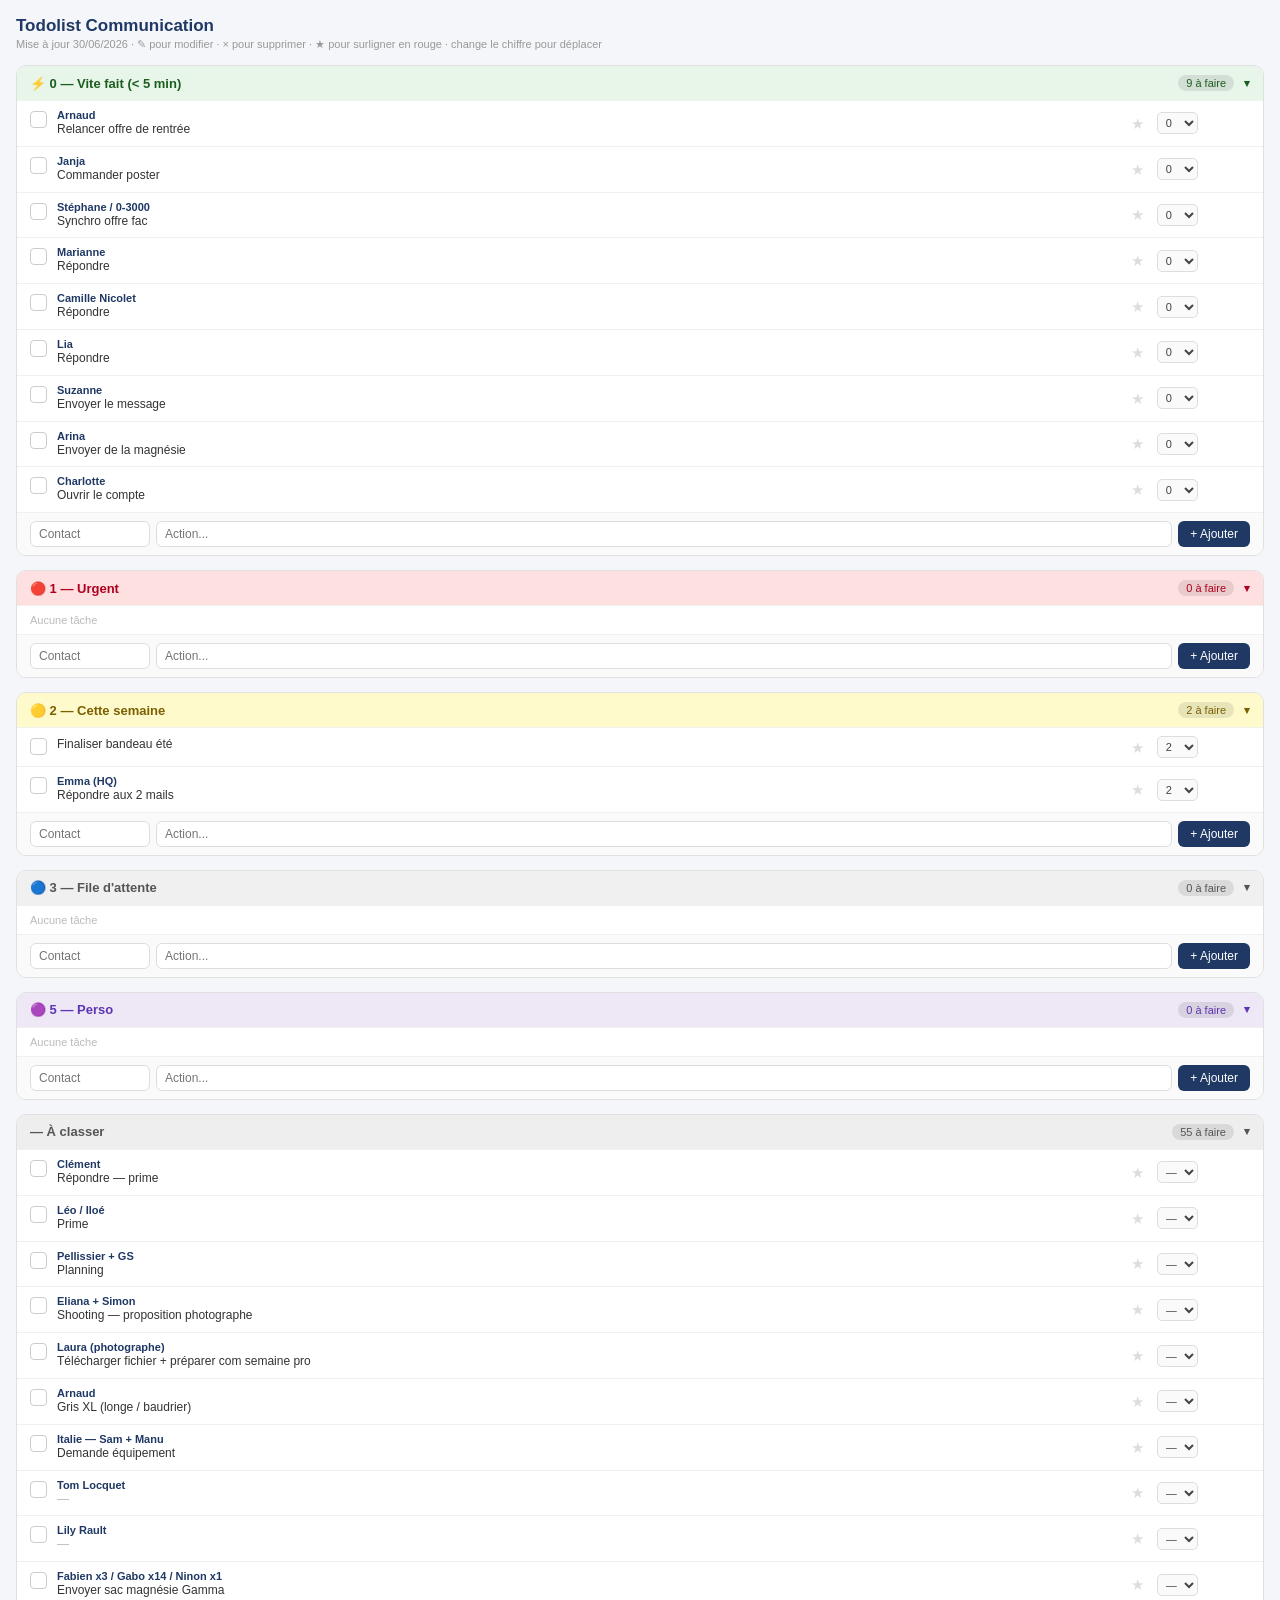
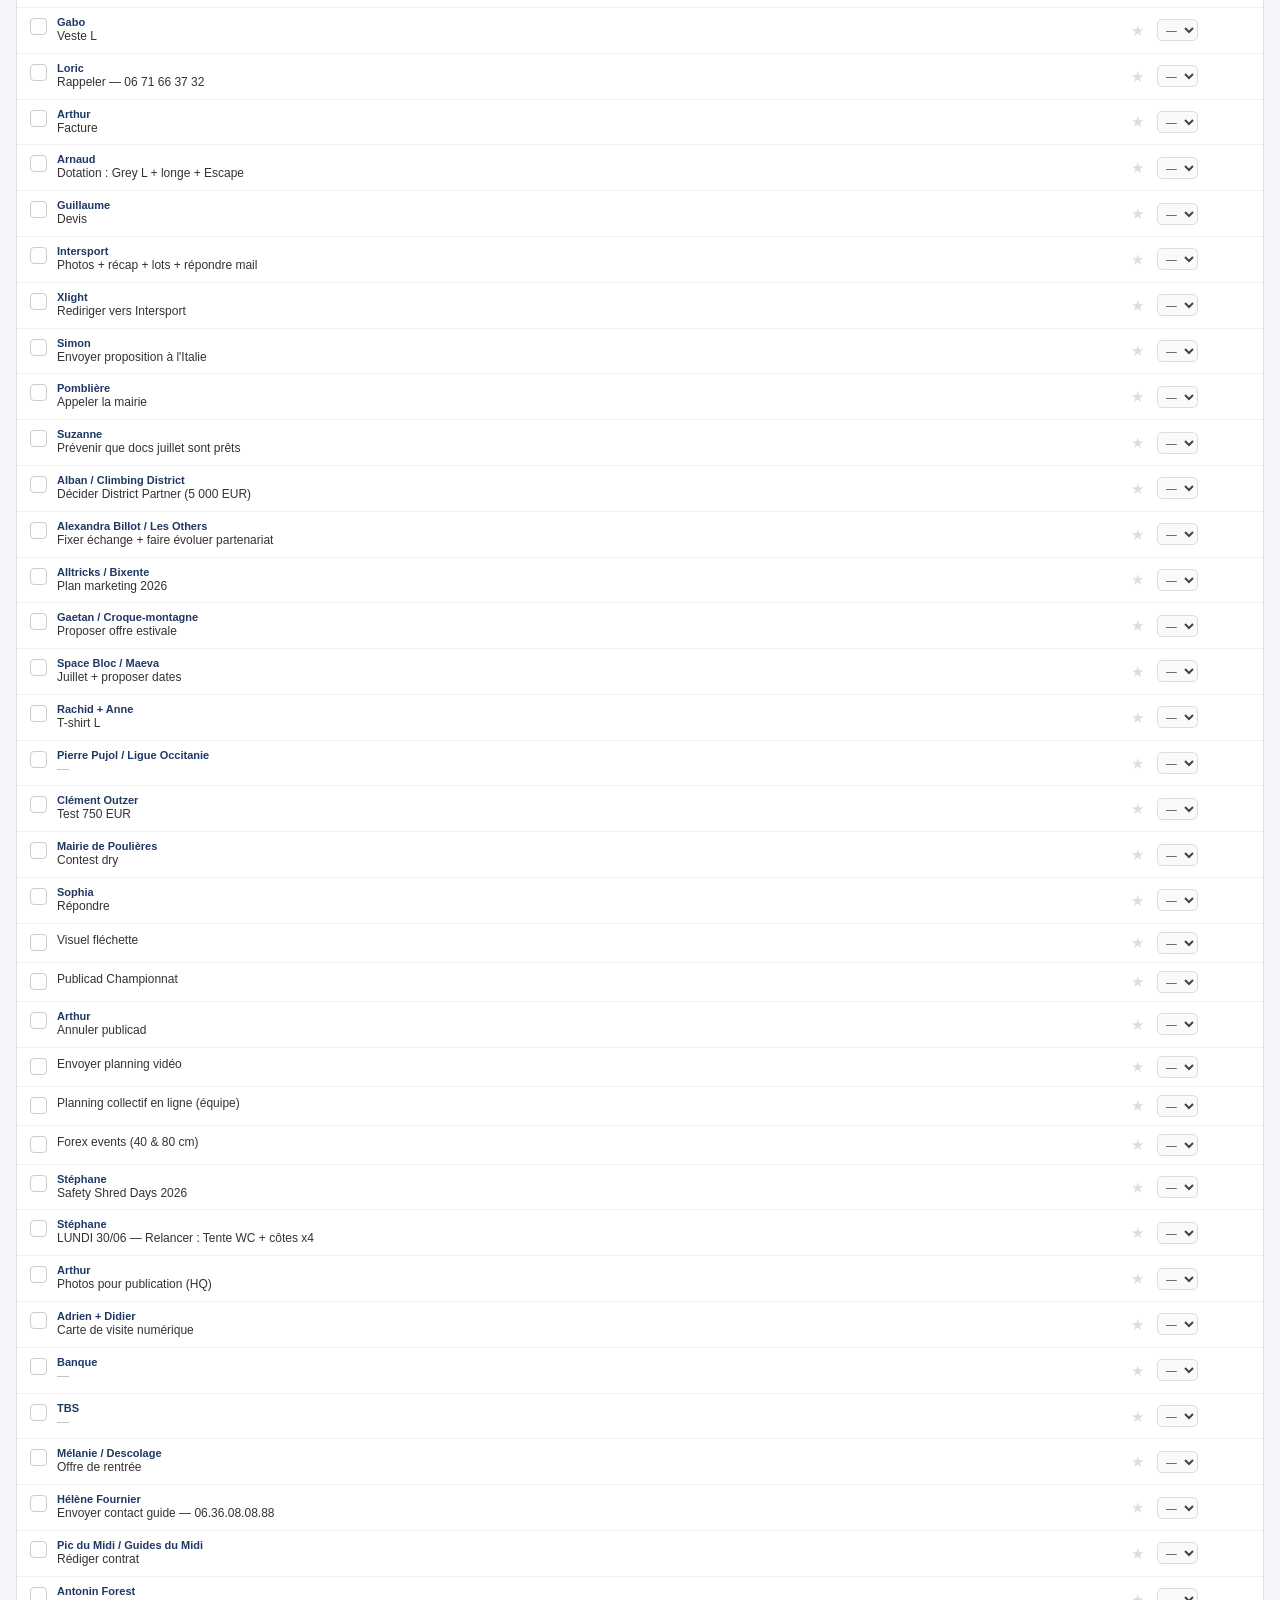
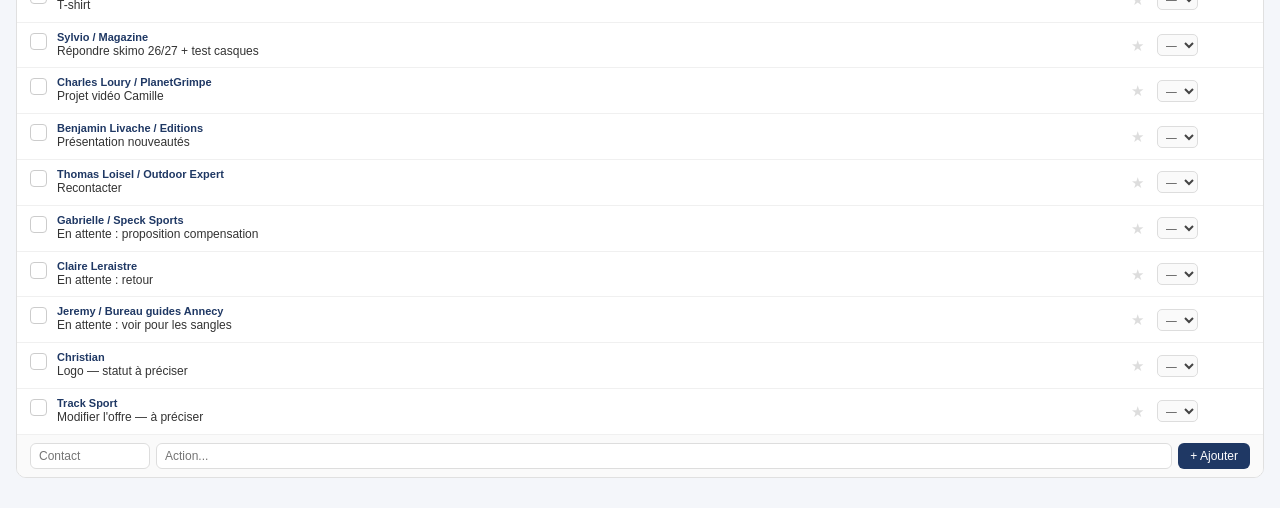
<file: versions/1782808213483.html>
<!DOCTYPE html><script type="application/json" id="cowork-artifact-meta">
{
  "name": "Todolist Camp",
  "schemaVersion": 1,
  "description": "Todolist interactive C.A.M.P. avec zones 0/1/2/3, cases à cocher et ajout de tâches",
  "mcpTools": [],
  "mcpServerNames": []
}
</script>
<html lang="fr">
<head>
<meta charset="UTF-8">
<meta name="viewport" content="width=device-width, initial-scale=1.0">
<title>Todolist Communication</title>
<style>
:root { color-scheme: light; }
* { box-sizing: border-box; margin: 0; padding: 0; }
body { font-family: Arial, sans-serif; background: #f4f6fa; color: #1a1a2e; padding: 16px; font-size: 14px; }
h1 { font-size: 17px; font-weight: 700; color: #1F3864; margin-bottom: 2px; }
.subtitle { font-size: 11px; color: #999; margin-bottom: 14px; }
.zone { margin-bottom: 14px; border-radius: 10px; overflow: hidden; border: 1px solid #e0e0e0; background: #fff; }
.zone-header { display: flex; align-items: center; gap: 8px; padding: 9px 13px; font-size: 13px; font-weight: 700; cursor: pointer; user-select: none; }
.zone-header .count { margin-left: auto; font-size: 11px; font-weight: 400; background: rgba(0,0,0,0.09); border-radius: 20px; padding: 2px 8px; }
.zone-0 .zone-header { background: #e8f5e9; color: #1b5e20; }
.zone-1 .zone-header { background: #ffe0e0; color: #b00020; }
.zone-2 .zone-header { background: #fffacc; color: #7a6000; }
.zone-3 .zone-header { background: #f0f0f0; color: #555; }
.star-btn { font-size: 15px; color: #ddd; cursor: pointer; padding: 0 3px; align-self: center; line-height: 1; flex-shrink: 0; transition: color 0.15s; }
.star-btn.starred { color: #e53935; }
.star-btn:hover { color: #e53935; }
.zone-5 .zone-header { background: #ede7f6; color: #5e35b1; }
.zone-u .zone-header { background: #eeeeee; color: #555; }
.task.starred-row { background: #ffe5e5; border-left: 3px solid #e53935; padding-left: 10px; }
.task.starred-row:hover { background: #ffdada; }
.task.starred-row .task-contact, .task.starred-row .task-text { color: #b00020; }
.zone-done-all .zone-header { background: #e8eaf6; color: #3949ab; }
.task { display: flex; align-items: flex-start; gap: 10px; padding: 8px 13px; border-top: 0.5px solid #f0f0f0; }
.task:hover { background: #fafbfd; }
.task-body { flex: 1; min-width: 0; }
.task-contact { font-size: 11px; font-weight: 700; color: #1F3864; }
.task-text { font-size: 12px; color: #333; line-height: 1.4; }
.task-text em { color: #bbb; font-style: normal; }
.check { width: 17px; height: 17px; min-width: 17px; border: 1.5px solid #ccc; border-radius: 4px; cursor: pointer; display: flex; align-items: center; justify-content: center; margin-top: 2px; flex-shrink: 0; }
.check.on { background: #1F3864; border-color: #1F3864; }
.check.on::after { content: '✓'; color: #fff; font-size: 10px; font-weight: 800; }
.prio-sel { font-size: 11px; border: 1px solid #ddd; border-radius: 5px; padding: 3px 4px; color: #444; background: #fafafa; cursor: pointer; align-self: center; flex-shrink: 0; }
.edit-btn { font-size: 13px; color: #bbb; cursor: pointer; padding: 0 3px; align-self: center; line-height: 1; visibility: hidden; flex-shrink: 0; }
.del-btn { font-size: 16px; color: #ddd; cursor: pointer; padding: 0 3px; align-self: center; line-height: 1; visibility: hidden; flex-shrink: 0; }
.task:hover .del-btn, .task:hover .edit-btn { visibility: visible; }
.del-btn:hover { color: #e53935; }
.edit-btn:hover { color: #1F3864; }
.task.done-task .task-contact, .task.done-task .task-text { text-decoration: line-through; opacity: 0.45; }
.add-bar { display: flex; gap: 6px; padding: 8px 13px; border-top: 1px solid #f0f0f0; background: #fafafa; }
.add-bar input { font-size: 12px; border: 1px solid #ddd; border-radius: 6px; padding: 5px 8px; color: #222; background: #fff; }
.add-bar input:focus { outline: none; border-color: #1F3864; }
.inp-contact { width: 120px; }
.inp-action { flex: 1; }
.add-btn { font-size: 12px; background: #1F3864; color: #fff; border: none; border-radius: 6px; padding: 5px 12px; cursor: pointer; white-space: nowrap; }
.add-btn:hover { background: #2e5c8a; }
.done-section { border-top: 0.5px solid #f0f0f0; }
.done-toggle { font-size: 11px; color: #888; padding: 7px 13px; cursor: pointer; display: flex; align-items: center; gap: 6px; }
.done-toggle:hover { color: #555; }
.done-toggle .dchev { font-size: 10px; transition: transform 0.2s; }
.done-toggle .dchev.open { transform: rotate(90deg); }
.done-list { display: none; }
.done-list.visible { display: block; }
.done-footer { display: flex; align-items: center; justify-content: flex-end; padding: 5px 13px; border-top: 0.5px solid #f0f0f0; }
.clear-btn { font-size: 11px; color: #e53935; cursor: pointer; }
.clear-btn:hover { text-decoration: underline; }
.empty-msg { padding: 8px 13px; font-size: 11px; color: #bbb; border-top: 0.5px solid #f0f0f0; }
.chevron { transition: transform 0.2s; font-size: 11px; margin-left: 2px; }
.collapsed .task-list, .collapsed .add-bar, .collapsed .done-section { display: none; }
.collapsed .chevron { transform: rotate(-90deg); }
.edit-overlay { position: fixed; top: 0; left: 0; right: 0; bottom: 0; background: rgba(0,0,0,0.3); display: flex; align-items: center; justify-content: center; z-index: 1000; }
.edit-modal { background: #fff; border-radius: 12px; padding: 20px; width: 320px; box-shadow: 0 4px 24px rgba(0,0,0,0.15); }
.edit-modal h3 { font-size: 13px; font-weight: 700; color: #1F3864; margin-bottom: 12px; }
.edit-modal label { font-size: 11px; color: #666; display: block; margin-bottom: 3px; margin-top: 10px; }
.edit-modal input { width: 100%; font-size: 13px; border: 1px solid #ddd; border-radius: 6px; padding: 7px 9px; color: #222; }
.edit-modal input:focus { outline: none; border-color: #1F3864; }
.edit-actions { display: flex; gap: 8px; margin-top: 16px; justify-content: flex-end; }
.btn-cancel { font-size: 12px; background: #f0f0f0; color: #555; border: none; border-radius: 6px; padding: 6px 14px; cursor: pointer; }
.btn-save { font-size: 12px; background: #1F3864; color: #fff; border: none; border-radius: 6px; padding: 6px 14px; cursor: pointer; }
</style>
</head>
<body>
<h1>Todolist Communication</h1>
<p class="subtitle">Mise à jour 30/06/2026 · ✎ pour modifier · × pour supprimer · ★ pour surligner en rouge · change le chiffre pour déplacer</p>
<div id="app"></div>
<div id="edit-overlay" style="display:none"></div>
<script>
const KEY = 'camp_todo_v4';
const ZONES = [
  { id: 0, label: '⚡  0 — Vite fait (< 5 min)', cls: 'zone-0' },
  { id: 1, label: '🔴  1 — Urgent', cls: 'zone-1' },
  { id: 2, label: '🟡  2 — Cette semaine', cls: 'zone-2' },
  { id: 3, label: '🔵  3 — File d\'attente', cls: 'zone-3' },
  { id: 5, label: '🟣  5 — Perso', cls: 'zone-5' },
  { id: null, label: '—  À classer', cls: 'zone-u' },
];
const DEFAULTS = [
  {id:1,p:0,c:'Arnaud',t:'Relancer offre de rentrée',done:false},
  {id:2,p:0,c:'Janja',t:'Commander poster',done:false},
  {id:3,p:0,c:'Stéphane / 0-3000',t:'Synchro offre fac',done:false},
  {id:4,p:null,c:'Clément',t:'Répondre — prime',done:false},
  {id:5,p:null,c:'Léo / Iloé',t:'Prime',done:false},
  {id:6,p:null,c:'Pellissier + GS',t:'Planning',done:false},
  {id:7,p:null,c:'Eliana + Simon',t:'Shooting — proposition photographe',done:false},
  {id:8,p:null,c:'Laura (photographe)',t:'Télécharger fichier + préparer com semaine pro',done:false},
  {id:9,p:null,c:'Arnaud',t:'Gris XL (longe / baudrier)',done:false},
  {id:10,p:null,c:'Italie — Sam + Manu',t:'Demande équipement',done:false},
  {id:11,p:null,c:'Tom Locquet',t:'',done:false},
  {id:12,p:null,c:'Lily Rault',t:'',done:false},
  {id:13,p:null,c:'Fabien x3 / Gabo x14 / Ninon x1',t:'Envoyer sac magnésie Gamma',done:false},
  {id:14,p:null,c:'Gabo',t:'Veste L',done:false},
  {id:15,p:null,c:'Loric',t:'Rappeler — 06 71 66 37 32',done:false},
  {id:16,p:null,c:'Arthur',t:'Facture',done:false},
  {id:17,p:null,c:'Arnaud',t:'Dotation : Grey L + longe + Escape',done:false},
  {id:18,p:null,c:'Guillaume',t:'Devis',done:false},
  {id:19,p:null,c:'Intersport',t:'Photos + récap + lots + répondre mail',done:false},
  {id:20,p:null,c:'Xlight',t:'Rediriger vers Intersport',done:false},
  {id:21,p:null,c:'Simon',t:"Envoyer proposition à l'Italie",done:false},
  {id:22,p:null,c:'Pomblière',t:'Appeler la mairie',done:false},
  {id:23,p:null,c:'Suzanne',t:'Prévenir que docs juillet sont prêts',done:false},
  {id:24,p:null,c:'Alban / Climbing District',t:'Décider District Partner (5 000 EUR)',done:false},
  {id:25,p:null,c:'Alexandra Billot / Les Others',t:'Fixer échange + faire évoluer partenariat',done:false},
  {id:26,p:null,c:'Alltricks / Bixente',t:'Plan marketing 2026',done:false},
  {id:27,p:null,c:'Gaetan / Croque-montagne',t:'Proposer offre estivale',done:false},
  {id:28,p:null,c:'Space Bloc / Maeva',t:'Juillet + proposer dates',done:false},
  {id:29,p:null,c:'Rachid + Anne',t:'T-shirt L',done:false},
  {id:30,p:null,c:'Pierre Pujol / Ligue Occitanie',t:'',done:false},
  {id:31,p:null,c:'Clément Outzer',t:'Test 750 EUR',done:false},
  {id:32,p:null,c:'Mairie de Poulières',t:'Contest dry',done:false},
  {id:33,p:null,c:'Sophia',t:'Répondre',done:false},
  {id:34,p:null,c:'',t:'Visuel fléchette',done:false},
  {id:35,p:null,c:'',t:'Publicad Championnat',done:false},
  {id:36,p:null,c:'Arthur',t:'Annuler publicad',done:false},
  {id:37,p:null,c:'',t:'Envoyer planning vidéo',done:false},
  {id:38,p:null,c:'',t:'Planning collectif en ligne (équipe)',done:false},
  {id:39,p:null,c:'',t:'Forex events (40 & 80 cm)',done:false},
  {id:40,p:null,c:'Stéphane',t:'Safety Shred Days 2026',done:false},
  {id:41,p:null,c:'Stéphane',t:'LUNDI 30/06 — Relancer : Tente WC + côtes x4',done:false},
  {id:42,p:null,c:'Arthur',t:'Photos pour publication (HQ)',done:false},
  {id:43,p:null,c:'Adrien + Didier',t:'Carte de visite numérique',done:false},
  {id:44,p:null,c:'Banque',t:'',done:false},
  {id:45,p:null,c:'TBS',t:'',done:false},
  {id:46,p:null,c:'Mélanie / Descolage',t:'Offre de rentrée',done:false},
  {id:47,p:null,c:'Hélène Fournier',t:'Envoyer contact guide — 06.36.08.08.88',done:false},
  {id:48,p:null,c:'Pic du Midi / Guides du Midi',t:'Rédiger contrat',done:false},
  {id:49,p:null,c:'Antonin Forest',t:'T-shirt',done:false},
  {id:50,p:null,c:'Sylvio / Magazine',t:'Répondre skimo 26/27 + test casques',done:false},
  {id:51,p:null,c:'Charles Loury / PlanetGrimpe',t:'Projet vidéo Camille',done:false},
  {id:52,p:null,c:'Benjamin Livache / Editions',t:'Présentation nouveautés',done:false},
  {id:53,p:null,c:'Thomas Loisel / Outdoor Expert',t:'Recontacter',done:false},
  {id:54,p:null,c:'Gabrielle / Speck Sports',t:'En attente : proposition compensation',done:false},
  {id:55,p:null,c:'Claire Leraistre',t:'En attente : retour',done:false},
  {id:56,p:null,c:'Jeremy / Bureau guides Annecy',t:'En attente : voir pour les sangles',done:false},
  {id:57,p:null,c:'Christian',t:'Logo — statut à préciser',done:false},
  {id:58,p:null,c:'Track Sport',t:"Modifier l'offre — à préciser",done:false},
  {id:300,p:2,c:'',t:'Finaliser bandeau été',done:false},
  {id:301,p:2,c:'Emma (HQ)',t:'Répondre aux 2 mails',done:false},
  {id:302,p:0,c:'Marianne',t:'Répondre',done:false},
  {id:303,p:0,c:'Camille Nicolet',t:'Répondre',done:false},
  {id:304,p:0,c:'Lia',t:'Répondre',done:false},
  {id:305,p:0,c:'Suzanne',t:'Envoyer le message',done:false},
  {id:306,p:0,c:'Arina',t:'Envoyer de la magnésie',done:false},
  {id:307,p:0,c:'Charlotte',t:'Ouvrir le compte',done:false},
];

let nid = 400;
let doneOpen = {};

function loadState() {
  try { const s = localStorage.getItem(KEY); if(s) return JSON.parse(s); } catch(e){}
  return { tasks: JSON.parse(JSON.stringify(DEFAULTS)), col: {}, doneOpen: {} };
}
let st = loadState();
let tasks = st.tasks;
let col = st.col || {};
doneOpen = st.doneOpen || {};

function persist() { localStorage.setItem(KEY, JSON.stringify({tasks, col, doneOpen})); }

// --- Migration 30/06/2026 : ajout des tâches dictées sans écraser l'état existant ---
const MIG_KEY = 'camp_mig_20260630';
const NEW_TASKS = [
  {id:300,p:2,c:'',t:'Finaliser bandeau été',done:false},
  {id:301,p:2,c:'Emma (HQ)',t:'Répondre aux 2 mails',done:false},
  {id:302,p:0,c:'Marianne',t:'Répondre',done:false},
  {id:303,p:0,c:'Camille Nicolet',t:'Répondre',done:false},
  {id:304,p:0,c:'Lia',t:'Répondre',done:false},
  {id:305,p:0,c:'Suzanne',t:'Envoyer le message',done:false},
  {id:306,p:0,c:'Arina',t:'Envoyer de la magnésie',done:false},
  {id:307,p:0,c:'Charlotte',t:'Ouvrir le compte',done:false},
];
try {
  if (!localStorage.getItem(MIG_KEY)) {
    const have = new Set(tasks.map(t => t.id));
    NEW_TASKS.forEach(nt => { if (!have.has(nt.id)) tasks.push(nt); });
    localStorage.setItem(MIG_KEY, '1');
    persist();
  }
} catch(e){}

function esc(s) { return (s||'').replace(/&/g,'&amp;').replace(/</g,'&lt;').replace(/>/g,'&gt;'); }

function tHtml(t, isDone) {
  const opts = `<option value="">—</option>${[0,1,2,3,5].map(p=>`<option value="${p}"${t.p===p?' selected':''}>${p}</option>`).join('')}`;
  const contact = t.c ? `<div class="task-contact">${esc(t.c)}</div>` : '';
  const text = t.t ? `<div class="task-text">${esc(t.t)}</div>` : `<div class="task-text"><em>—</em></div>`;
  const doneClass = isDone ? ' done-task' : '';
  const starred = t.star ? ' starred' : '';
  const rowStar = t.star ? ' starred-row' : '';
  const starTitle = t.star ? 'Retirer la priorité' : 'Marquer prioritaire';
  return `<div class="task${doneClass}${rowStar}" id="task-${t.id}">
    <div class="check${isDone?' on':''}" onclick="togDone(${t.id})"></div>
    <div class="task-body">${contact}${text}</div>
    <span class="star-btn${starred}" onclick="togStar(${t.id})" title="${starTitle}">★</span>
    <select class="prio-sel" onchange="chPrio(${t.id},this.value)">${opts}</select>
    <span class="edit-btn" onclick="openEdit(${t.id})" title="Modifier">✎</span>
    <span class="del-btn" onclick="delT(${t.id})" title="Supprimer">×</span>
  </div>`;
}

function render() {
  let html = '';
  ZONES.forEach(z => {
    const active = tasks.filter(t => t.p === z.id && !t.done);
    const done = tasks.filter(t => t.p === z.id && t.done);
    const zkey = String(z.id);
    const isCol = col[zkey];
    const isDoneOpen = doneOpen[zkey];
    html += `<div class="zone ${z.cls}${isCol?' collapsed':''}">`;
    html += `<div class="zone-header" onclick="toggleCol('${zkey}')">
      <span>${z.label}</span>
      <span class="count">${active.length} à faire</span>
      <span class="chevron">▾</span>
    </div>`;
    html += `<div class="task-list">`;
    if (!active.length) html += `<div class="empty-msg">Aucune tâche</div>`;
    active.forEach(t => { html += tHtml(t, false); });
    html += `</div>`;
    const zid = z.id === null ? 'null' : z.id;
    html += `<div class="add-bar">
      <input class="inp-contact" type="text" placeholder="Contact" id="c-${zid}">
      <input class="inp-action" type="text" placeholder="Action..." id="a-${zid}" onkeydown="if(event.key==='Enter')addT('${zid}')">
      <button class="add-btn" onclick="addT('${zid}')">+ Ajouter</button>
    </div>`;
    if (done.length) {
      html += `<div class="done-section">
        <div class="done-toggle" onclick="toggleDoneOpen('${zkey}')">
          <span class="dchev${isDoneOpen?' open':''}">▶</span>
          <span>${done.length} tâche${done.length>1?'s':''} terminée${done.length>1?'s':''}</span>
        </div>
        <div class="done-list${isDoneOpen?' visible':''}">
          ${done.map(t => tHtml(t, true)).join('')}
          <div class="done-footer"><span class="clear-btn" onclick="clearDone('${zid}')">Effacer l'historique</span></div>
        </div>
      </div>`;
    }
    html += `</div>`;
  });
  document.getElementById('app').innerHTML = html;
}

function togDone(id) {
  tasks = tasks.map(t => t.id===id ? {...t, done:!t.done} : t);
  persist(); render();
}
function togStar(id) {
  tasks = tasks.map(t => t.id===id ? {...t, star:!t.star} : t);
  persist(); render();
}
function chPrio(id, val) {
  const p = val==='' ? null : parseInt(val);
  tasks = tasks.map(t => t.id===id ? {...t, p} : t);
  persist(); render();
}
function delT(id) {
  if (!confirm('Supprimer cette tâche ?')) return;
  tasks = tasks.filter(t => t.id!==id);
  persist(); render();
}
function addT(zid) {
  const p = zid==='null' ? null : parseInt(zid);
  const cEl = document.getElementById(`c-${zid}`);
  const aEl = document.getElementById(`a-${zid}`);
  const c = cEl ? cEl.value.trim() : '';
  const a = aEl ? aEl.value.trim() : '';
  if (!c && !a) return;
  tasks.push({id:nid++, p, c, t:a, done:false});
  persist(); render();
}
function clearDone(zid) {
  const p = zid==='null' ? null : parseInt(zid);
  tasks = tasks.filter(t => !(t.p===p && t.done));
  persist(); render();
}
function toggleCol(zkey) {
  col[zkey] = !col[zkey];
  persist(); render();
}
function toggleDoneOpen(zkey) {
  doneOpen[zkey] = !doneOpen[zkey];
  persist(); render();
}

function openEdit(id) {
  const t = tasks.find(x => x.id===id);
  if (!t) return;
  const ov = document.getElementById('edit-overlay');
  ov.style.display = 'flex';
  ov.innerHTML = `<div class="edit-modal">
    <h3>Modifier la tâche</h3>
    <label>Contact</label>
    <input id="edit-c" type="text" value="${esc(t.c)}">
    <label>Action / Objet</label>
    <input id="edit-t" type="text" value="${esc(t.t)}">
    <div class="edit-actions">
      <button class="btn-cancel" onclick="closeEdit()">Annuler</button>
      <button class="btn-save" onclick="saveEdit(${id})">Enregistrer</button>
    </div>
  </div>`;
  setTimeout(() => document.getElementById('edit-c').focus(), 50);
}
function closeEdit() {
  document.getElementById('edit-overlay').style.display = 'none';
}
function saveEdit(id) {
  const c = document.getElementById('edit-c').value.trim();
  const t = document.getElementById('edit-t').value.trim();
  tasks = tasks.map(x => x.id===id ? {...x, c, t} : x);
  persist(); closeEdit(); render();
}
document.getElementById('edit-overlay').addEventListener('click', function(e) {
  if (e.target === this) closeEdit();
});

render();
</script>
</body>
</html>
</file>
